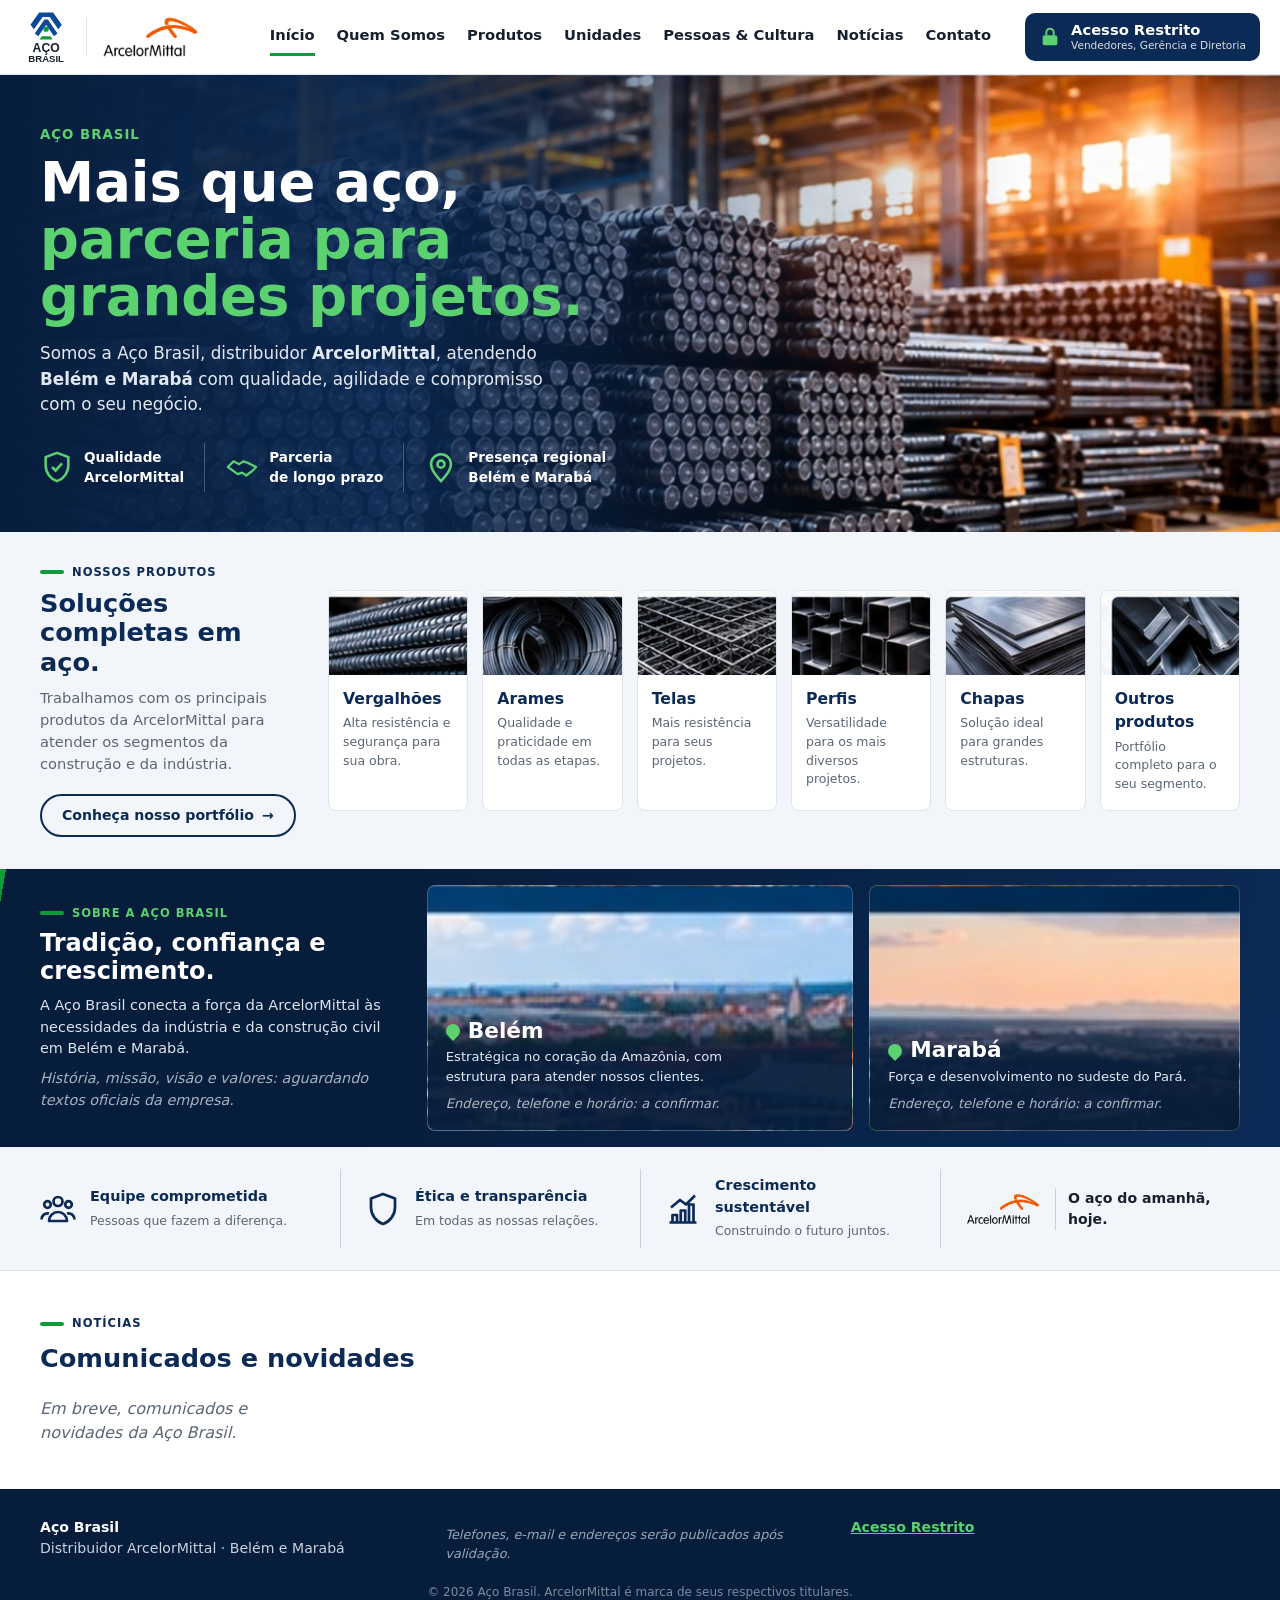
<file: index.html>
<!doctype html>
<html lang="pt-BR">
<head>
<meta charset="utf-8">
<meta name="viewport" content="width=device-width, initial-scale=1">
<title>Aço Brasil – Distribuidor ArcelorMittal em Belém e Marabá</title>
<meta name="description" content="Aço Brasil, distribuidor ArcelorMittal em Belém e Marabá. Vergalhões, arames, telas, perfis, chapas e mais.">
<link rel="stylesheet" href="assets/css/site.css">
</head>
<body>
<a class="pular" href="#conteudo">Pular para o conteúdo</a>

<header class="topo">
  <div class="topo-in">
    <a class="marca" href="#inicio" aria-label="Aço Brasil – início">
      <svg viewBox="0 0 120 124" role="img" aria-label="Aço Brasil"><path d="M24 34 44 6h32l20 28-8 10L68 16H52L32 44z" fill="#0b4a9a"/><path d="M34 54 56 22h8l22 32-8 6L60 34 42 60z" fill="#0b4a9a"/><circle cx="60" cy="44" r="6" fill="#0f9b3a"/><path d="M50 60h20l5 8H45z" fill="#0f9b3a"/><text x="60" y="96" text-anchor="middle" font-size="28" font-weight="900" fill="#18202c" font-family="Arial Black,Arial,sans-serif">AÇO</text><text x="60" y="120" text-anchor="middle" font-size="22" font-weight="900" fill="#18202c" font-family="Arial Black,Arial,sans-serif">BRASIL</text></svg>
      <span class="sep"></span>
      <img class="am" src="logo-arcelormittal.png" alt="ArcelorMittal">
    </a>
    <button class="menu-btn" aria-expanded="false" aria-controls="menu" aria-label="Abrir menu"><span></span><span></span><span></span></button>
    <nav id="menu" aria-label="Principal">
      <a href="#inicio" class="ativo">Início</a>
      <a href="#quem-somos">Quem Somos</a>
      <a href="#produtos">Produtos</a>
      <a href="#unidades">Unidades</a>
      <a href="#pessoas">Pessoas &amp; Cultura</a>
      <a href="#noticias">Notícias</a>
      <a href="#contato">Contato</a>
      <a class="restrito" href="portal/login.html">
        <svg viewBox="0 0 24 24" aria-hidden="true"><rect x="4" y="10" width="16" height="11" rx="2" fill="#5bd16f"/><path d="M8 10V7a4 4 0 0 1 8 0v3" stroke="#5bd16f" stroke-width="2.2" fill="none"/></svg>
        <span><b>Acesso Restrito</b><small>Vendedores, Gerência e Diretoria</small></span>
      </a>
    </nav>
  </div>
</header>

<main id="conteudo">

<section id="inicio" class="hero">
  <div class="hero-in">
    <small class="kicker">Aço Brasil</small>
    <h1>Mais que aço,<br><em>parceria para grandes projetos.</em></h1>
    <p>Somos a Aço Brasil, distribuidor <b>ArcelorMittal</b>, atendendo <b>Belém e Marabá</b> com qualidade, agilidade e compromisso com o seu negócio.</p>
    <ul class="selos">
      <li><svg viewBox="0 0 24 24" aria-hidden="true"><path d="M12 2 4 5v6c0 5 3.4 9.4 8 11 4.6-1.6 8-6 8-11V5z" fill="none" stroke="currentColor" stroke-width="1.8"/><path d="m8.5 12 2.5 2.5 4.5-5" fill="none" stroke="currentColor" stroke-width="1.8"/></svg>Qualidade<br>ArcelorMittal</li>
      <li><svg viewBox="0 0 24 24" aria-hidden="true"><path d="M2 12l4-4 4 2 3-2 3 1 6 3-3 3-4 3-3-2-3 1z" fill="none" stroke="currentColor" stroke-width="1.6" stroke-linejoin="round"/></svg>Parceria<br>de longo prazo</li>
      <li><svg viewBox="0 0 24 24" aria-hidden="true"><path d="M12 22s7-7 7-12a7 7 0 0 0-14 0c0 5 7 12 7 12z" fill="none" stroke="currentColor" stroke-width="1.8"/><circle cx="12" cy="10" r="2.5" fill="none" stroke="currentColor" stroke-width="1.8"/></svg>Presença regional<br>Belém e Marabá</li>
    </ul>
  </div>
</section>

<section id="produtos" class="produtos">
  <div class="wrap prod-grid">
    <div class="prod-intro">
      <small class="rotulo">Nossos produtos</small>
      <h2>Soluções completas em aço.</h2>
      <p>Trabalhamos com os principais produtos da ArcelorMittal para atender os segmentos da construção e da indústria.</p>
      <a class="btn-borda" href="https://brasil.arcelormittal.com/produtos-solucoes" target="_blank" rel="noopener">Conheça nosso portfólio <span aria-hidden="true">→</span></a>
    </div>
    <div class="cards-prod">
      <article class="prod"><img src="assets/img/vergalhoes.jpg" alt="Vergalhões empilhados" loading="lazy"><div><h3>Vergalhões</h3><p>Alta resistência e segurança para sua obra.</p></div></article>
      <article class="prod"><img src="assets/img/arames.jpg" alt="Rolos de arame" loading="lazy"><div><h3>Arames</h3><p>Qualidade e praticidade em todas as etapas.</p></div></article>
      <article class="prod"><img src="assets/img/telas.jpg" alt="Telas soldadas" loading="lazy"><div><h3>Telas</h3><p>Mais resistência para seus projetos.</p></div></article>
      <article class="prod"><img src="assets/img/perfis.jpg" alt="Perfis tubulares" loading="lazy"><div><h3>Perfis</h3><p>Versatilidade para os mais diversos projetos.</p></div></article>
      <article class="prod"><img src="assets/img/chapas.jpg" alt="Chapas de aço" loading="lazy"><div><h3>Chapas</h3><p>Solução ideal para grandes estruturas.</p></div></article>
      <article class="prod"><img src="assets/img/outros.jpg" alt="Cantoneiras e outros produtos" loading="lazy"><div><h3>Outros produtos</h3><p>Portfólio completo para o seu segmento.</p></div></article>
    </div>
  </div>
</section>

<section id="quem-somos" class="sobre">
  <div class="wrap sobre-grid">
    <div class="sobre-txt" id="unidades">
      <small class="rotulo claro">Sobre a Aço Brasil</small>
      <h2>Tradição, confiança e crescimento.</h2>
      <p>A Aço Brasil conecta a força da ArcelorMittal às necessidades da indústria e da construção civil em Belém e Marabá.</p>
      <p class="pendente">História, missão, visão e valores: aguardando textos oficiais da empresa.</p>
    </div>
    <article class="unidade" style="background-image:url(assets/img/belem.jpg)">
      <div><h3>Belém</h3><p>Estratégica no coração da Amazônia, com estrutura para atender nossos clientes.</p><p class="pendente">Endereço, telefone e horário: a confirmar.</p></div>
    </article>
    <article class="unidade" style="background-image:url(assets/img/maraba.jpg)">
      <div><h3>Marabá</h3><p>Força e desenvolvimento no sudeste do Pará.</p><p class="pendente">Endereço, telefone e horário: a confirmar.</p></div>
    </article>
  </div>
</section>

<section id="pessoas" class="valores">
  <div class="wrap val-grid">
    <div class="val"><svg viewBox="0 0 24 24" aria-hidden="true"><circle cx="12" cy="7" r="3"/><circle cx="5" cy="9" r="2.2"/><circle cx="19" cy="9" r="2.2"/><path d="M6 20a6 6 0 0 1 12 0zM1 19a4 4 0 0 1 5-4M23 19a4 4 0 0 0-5-4"/></svg><div><b>Equipe comprometida</b><span>Pessoas que fazem a diferença.</span></div></div>
    <div class="val"><svg viewBox="0 0 24 24" aria-hidden="true"><path d="M12 2 4 5v6c0 5 3.4 9.4 8 11 4.6-1.6 8-6 8-11V5z"/></svg><div><b>Ética e transparência</b><span>Em todas as nossas relações.</span></div></div>
    <div class="val"><svg viewBox="0 0 24 24" aria-hidden="true"><path d="M3 21h18M5 21v-5h3v5M10.5 21v-8h3v8M16 21V9h3v12M4 11l6-5 4 3 6-6"/></svg><div><b>Crescimento sustentável</b><span>Construindo o futuro juntos.</span></div></div>
    <div class="val am-slogan"><img src="logo-arcelormittal.png" alt="ArcelorMittal"><span>O aço do amanhã,<br>hoje.</span></div>
  </div>
</section>

<section id="noticias" class="noticias wrap">
  <small class="rotulo">Notícias</small>
  <h2>Comunicados e novidades</h2>
  <div class="news" id="listaNoticias"></div>
</section>

</main>

<footer id="contato" class="rodape">
  <div class="wrap rod-grid">
    <div><b>Aço Brasil</b><br>Distribuidor ArcelorMittal · Belém e Marabá</div>
    <div class="pendente claro">Telefones, e-mail e endereços serão publicados após validação.</div>
    <div><a href="portal/login.html">Acesso Restrito</a></div>
  </div>
  <p class="copy">© <span id="ano"></span> Aço Brasil. ArcelorMittal é marca de seus respectivos titulares.</p>
</footer>

<script src="assets/js/site.js"></script>
</body>
</html>
</file>
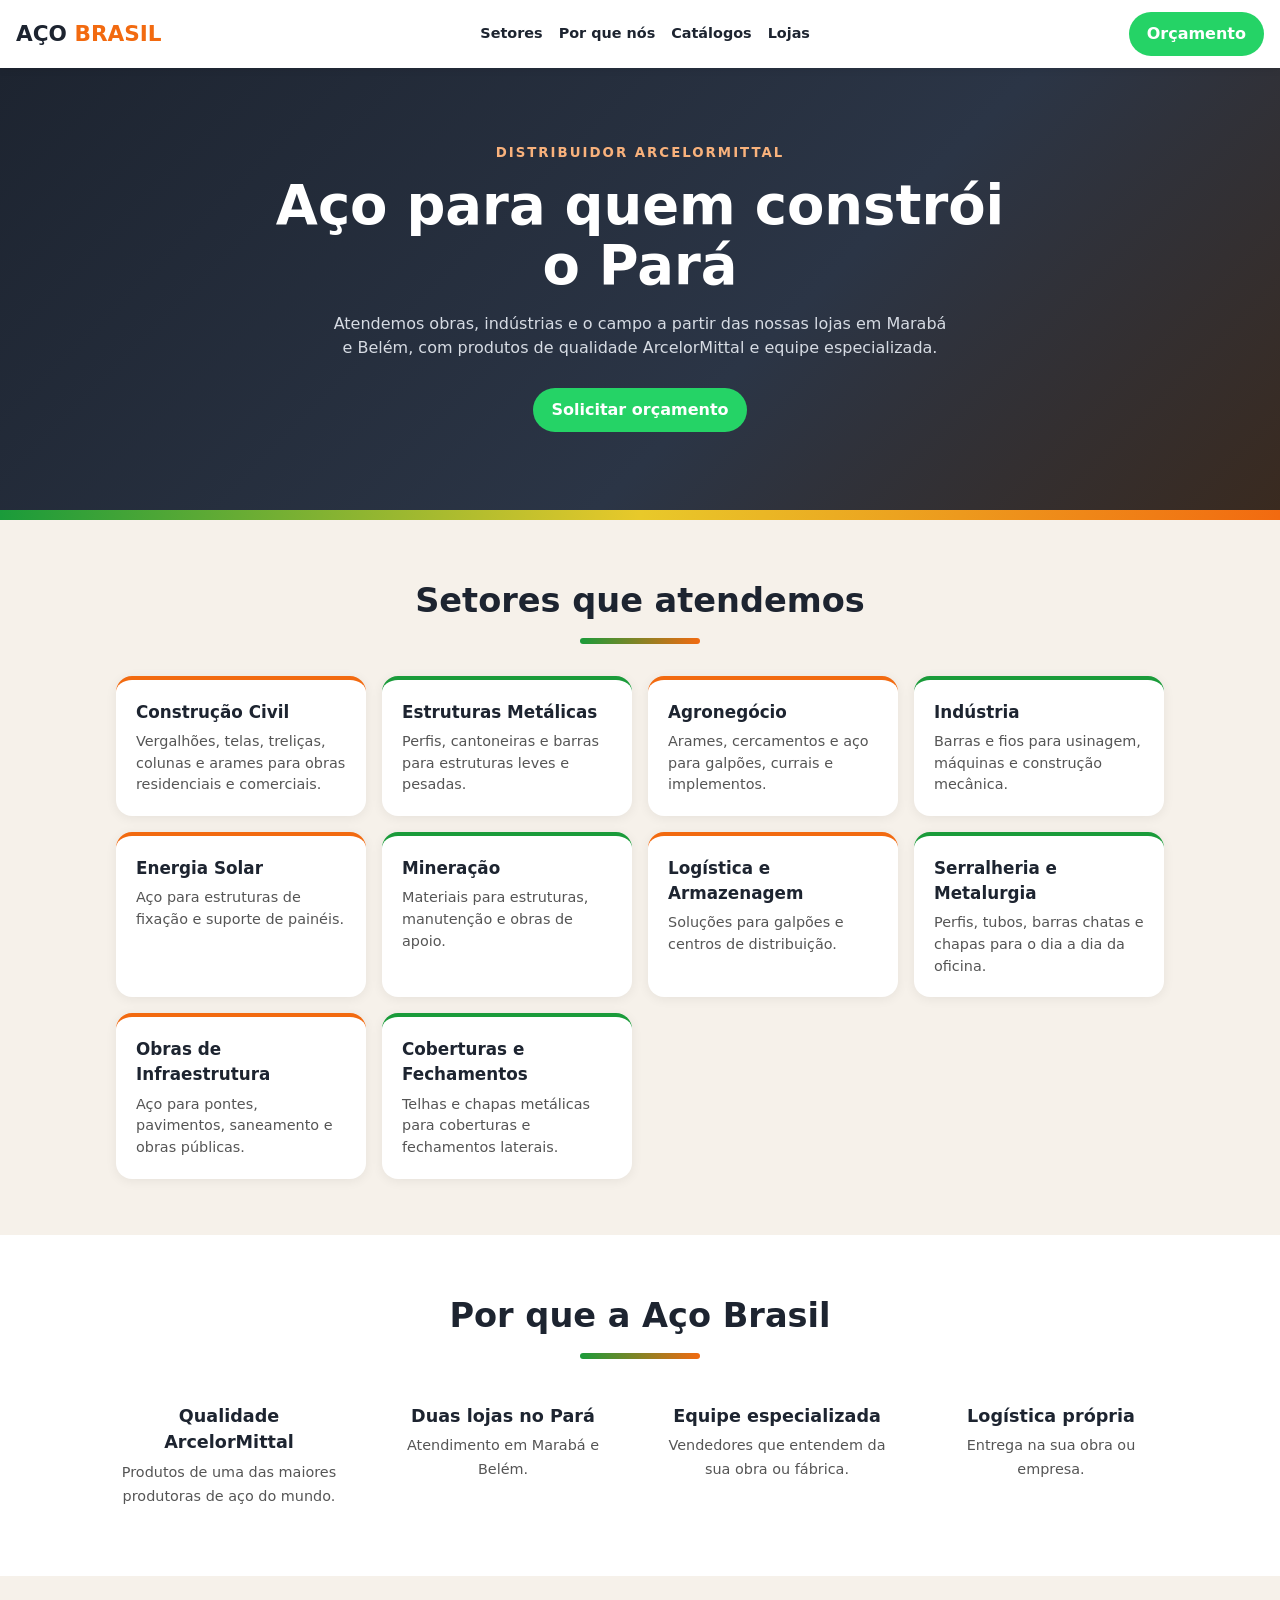
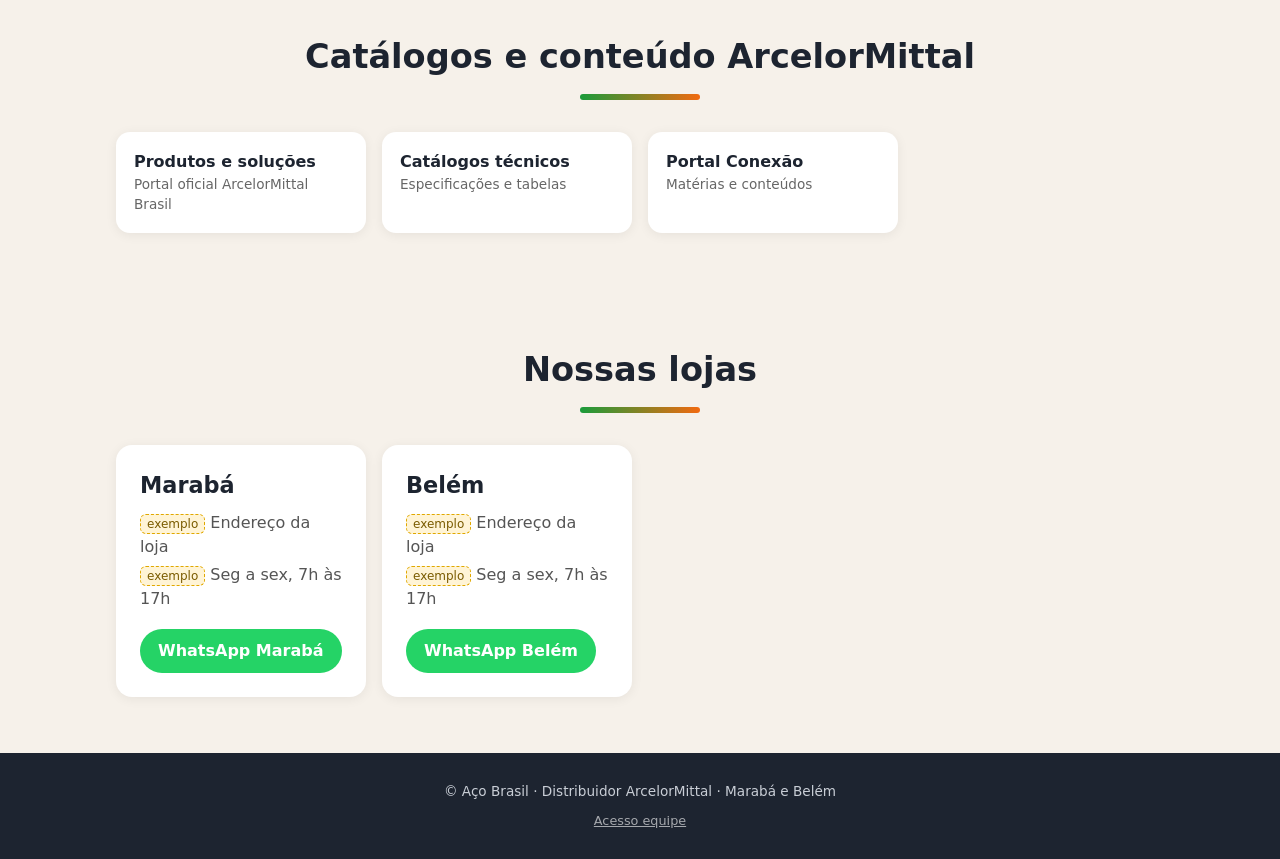
<file: index (5).html>
<!doctype html>
<html lang="pt-BR">
<head>
<meta charset="utf-8">
<meta name="viewport" content="width=device-width, initial-scale=1">
<title>Aço Brasil – Distribuidor ArcelorMittal</title>
<meta name="description" content="Aço Brasil, distribuidor ArcelorMittal em Marabá e Belém. Aço para construção civil, indústria, agronegócio e mais.">
<style>
:root{--verde:#1a9b3a;--laranja:#f26a10;--escuro:#1d2430;--claro:#f6f1ea}
*{box-sizing:border-box;margin:0;padding:0}
html{scroll-behavior:smooth}
body{font-family:system-ui,Segoe UI,Roboto,sans-serif;background:var(--claro);color:var(--escuro);overflow-x:hidden;line-height:1.5}
a{color:inherit}
header{position:sticky;top:0;z-index:5;background:#fff;padding:12px 16px;display:flex;align-items:center;justify-content:space-between;gap:12px;box-shadow:0 2px 8px #0001}
.logo{font-weight:900;font-size:1.35rem;text-decoration:none}.logo span{color:var(--laranja)}
nav{display:flex;gap:16px;font-weight:600;font-size:.9rem}
nav a{text-decoration:none}
@media(max-width:640px){nav{display:none}}
.cta{background:#25d366;color:#fff;text-decoration:none;font-weight:700;padding:10px 18px;border-radius:24px;display:inline-block}
.hero{background:linear-gradient(135deg,#1d2430 0%,#2b3546 60%,#3a2a1f 100%);color:#fff;padding:72px 16px 88px;text-align:center;position:relative}
.hero:after{content:"";position:absolute;left:0;right:0;bottom:0;height:10px;background:linear-gradient(90deg,var(--verde),#e8c92a,var(--laranja))}
.hero small{letter-spacing:2px;text-transform:uppercase;color:#f9b27c;font-weight:700}
.hero h1{font-size:clamp(2rem,6vw,3.4rem);line-height:1.1;margin:12px auto 16px;max-width:760px}
.hero p{max-width:620px;margin:0 auto 28px;color:#d6dbe3}
section{max-width:1080px;margin:0 auto;padding:56px 16px}
h2{font-size:clamp(1.5rem,4vw,2.1rem);text-align:center}
.barra{height:6px;width:120px;margin:12px auto 32px;border-radius:3px;background:linear-gradient(90deg,var(--verde),var(--laranja))}
.grid{display:grid;grid-template-columns:repeat(auto-fill,minmax(230px,1fr));gap:16px}
.setor{background:#fff;border-radius:16px;padding:20px;box-shadow:0 2px 12px #0001;border-top:4px solid var(--laranja)}
.setor:nth-child(even){border-top-color:var(--verde)}
.setor h3{font-size:1.05rem;margin-bottom:6px}
.setor p{font-size:.9rem;color:#555}
.diferenciais{background:#fff;max-width:none}
.diferenciais .grid{max-width:1080px;margin:0 auto}
.dif{text-align:center;padding:12px}
.dif b{display:block;font-size:1.1rem;margin-bottom:4px}
.dif span{color:#555;font-size:.9rem}
.links a{display:block;background:#fff;border-radius:14px;padding:18px;text-decoration:none;box-shadow:0 2px 12px #0001;font-weight:700}
.links a span{display:block;font-weight:400;color:#666;font-size:.85rem}
.loja{background:#fff;border-radius:16px;padding:24px;box-shadow:0 2px 12px #0001}
.loja h3{font-size:1.4rem;margin-bottom:8px}
.loja p{color:#555;margin-bottom:4px}
.loja .cta{margin-top:14px}
.ex{background:#fff4d6;border:1px dashed #e0a800;color:#7a5b00;font-size:.75rem;padding:2px 6px;border-radius:6px}
footer{background:var(--escuro);color:#c9ced6;text-align:center;padding:28px 16px;font-size:.85rem}
footer a{color:#fff}
.equipe{display:inline-block;margin-top:10px;opacity:.6;font-size:.8rem}
</style>
</head>
<body>
<header>
  <a class="logo" href="#">AÇO <span>BRASIL</span></a>
  <nav><a href="#setores">Setores</a><a href="#por-que">Por que nós</a><a href="#conteudo">Catálogos</a><a href="#lojas">Lojas</a></nav>
  <a class="cta" href="#lojas">Orçamento</a>
</header>

<div class="hero">
  <small>Distribuidor ArcelorMittal</small>
  <h1>Aço para quem constrói o Pará</h1>
  <p>Atendemos obras, indústrias e o campo a partir das nossas lojas em Marabá e Belém, com produtos de qualidade ArcelorMittal e equipe especializada.</p>
  <a class="cta" href="#lojas">Solicitar orçamento</a>
</div>

<section id="setores">
  <h2>Setores que atendemos</h2><div class="barra"></div>
  <div class="grid">
    <div class="setor"><h3>Construção Civil</h3><p>Vergalhões, telas, treliças, colunas e arames para obras residenciais e comerciais.</p></div>
    <div class="setor"><h3>Estruturas Metálicas</h3><p>Perfis, cantoneiras e barras para estruturas leves e pesadas.</p></div>
    <div class="setor"><h3>Agronegócio</h3><p>Arames, cercamentos e aço para galpões, currais e implementos.</p></div>
    <div class="setor"><h3>Indústria</h3><p>Barras e fios para usinagem, máquinas e construção mecânica.</p></div>
    <div class="setor"><h3>Energia Solar</h3><p>Aço para estruturas de fixação e suporte de painéis.</p></div>
    <div class="setor"><h3>Mineração</h3><p>Materiais para estruturas, manutenção e obras de apoio.</p></div>
    <div class="setor"><h3>Logística e Armazenagem</h3><p>Soluções para galpões e centros de distribuição.</p></div>
    <div class="setor"><h3>Serralheria e Metalurgia</h3><p>Perfis, tubos, barras chatas e chapas para o dia a dia da oficina.</p></div>
    <div class="setor"><h3>Obras de Infraestrutura</h3><p>Aço para pontes, pavimentos, saneamento e obras públicas.</p></div>
    <div class="setor"><h3>Coberturas e Fechamentos</h3><p>Telhas e chapas metálicas para coberturas e fechamentos laterais.</p></div>
  </div>
</section>

<section id="por-que" class="diferenciais">
  <h2>Por que a Aço Brasil</h2><div class="barra"></div>
  <div class="grid">
    <div class="dif"><b>Qualidade ArcelorMittal</b><span>Produtos de uma das maiores produtoras de aço do mundo.</span></div>
    <div class="dif"><b>Duas lojas no Pará</b><span>Atendimento em Marabá e Belém.</span></div>
    <div class="dif"><b>Equipe especializada</b><span>Vendedores que entendem da sua obra ou fábrica.</span></div>
    <div class="dif"><b>Logística própria</b><span>Entrega na sua obra ou empresa.</span></div>
  </div>
</section>

<section id="conteudo">
  <h2>Catálogos e conteúdo ArcelorMittal</h2><div class="barra"></div>
  <div class="grid links">
    <a href="https://brasil.arcelormittal.com/produtos-solucoes" target="_blank" rel="noopener">Produtos e soluções<span>Portal oficial ArcelorMittal Brasil</span></a>
    <a href="https://conexao.arcelormittal.com.br/catalogos/" target="_blank" rel="noopener">Catálogos técnicos<span>Especificações e tabelas</span></a>
    <a href="https://conexao.arcelormittal.com.br/produtos" target="_blank" rel="noopener">Portal Conexão<span>Matérias e conteúdos</span></a>
  </div>
</section>

<section id="lojas">
  <h2>Nossas lojas</h2><div class="barra"></div>
  <div class="grid">
    <div class="loja"><h3>Marabá</h3>
      <p><span class="ex">exemplo</span> Endereço da loja</p><p><span class="ex">exemplo</span> Seg a sex, 7h às 17h</p>
      <a class="cta" href="#" onclick="return false">WhatsApp Marabá</a></div>
    <div class="loja"><h3>Belém</h3>
      <p><span class="ex">exemplo</span> Endereço da loja</p><p><span class="ex">exemplo</span> Seg a sex, 7h às 17h</p>
      <a class="cta" href="#" onclick="return false">WhatsApp Belém</a></div>
  </div>
</section>

<footer>
  © Aço Brasil · Distribuidor ArcelorMittal · Marabá e Belém<br>
  <a class="equipe" href="equipe.html">Acesso equipe</a>
</footer>
</body>
</html>
</file>
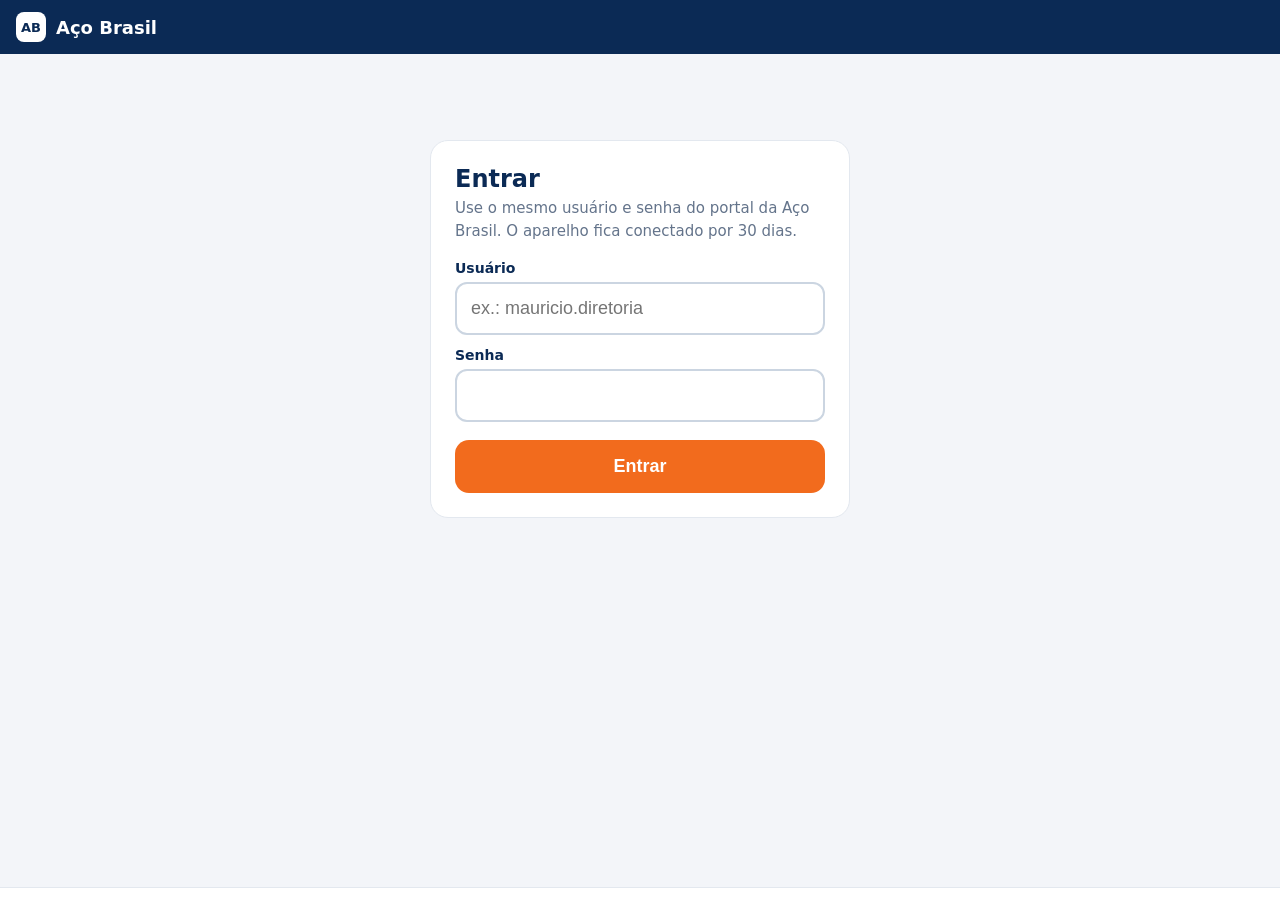
<file: portal/app.html>
<!doctype html>
<html lang="pt-BR">
<head>
<meta charset="utf-8">
<meta name="viewport" content="width=device-width,initial-scale=1,viewport-fit=cover">
<meta name="theme-color" content="#0b2a55">
<meta name="robots" content="noindex,nofollow">
<meta name="apple-mobile-web-app-capable" content="yes">
<meta name="mobile-web-app-capable" content="yes">
<meta name="apple-mobile-web-app-status-bar-style" content="black-translucent">
<meta name="apple-mobile-web-app-title" content="Aço Brasil">
<link rel="manifest" href="app/manifest.json">
<link rel="icon" href="app/icone-192.png">
<link rel="apple-touch-icon" href="app/apple-touch-icon.png">
<title>Aço Brasil · Sócios</title>
<!-- App do celular para os sócios e a gerência: login, Meu painel e Mesa do Maurício.
     Esta página só desenha; os números e as conversas ficam no servidor do Wix (/_functions/app). -->
<style>
  :root{--azul:#0b2a55;--laranja:#f26b1d;--verde:#5bd16f;--fundo:#f3f5f9;--linha:#e3e8ef;--cinza:#64748b}
  *{box-sizing:border-box}
  html,body{overflow-x:hidden;margin:0;background:var(--fundo);color:#0f172a;font-family:"Segoe UI",system-ui,-apple-system,Roboto,Arial,sans-serif;-webkit-text-size-adjust:100%}
  .topo{position:sticky;top:0;z-index:5;background:var(--azul);color:#fff;padding:calc(env(safe-area-inset-top,0px) + 12px) 16px 12px;display:flex;align-items:center;justify-content:space-between;gap:10px}
  .marca{display:flex;align-items:center;gap:10px;font-weight:800;font-size:18px}
  .marca i{width:30px;height:30px;border-radius:8px;background:#fff;color:var(--azul);display:grid;place-items:center;font-style:normal;font-size:13px;font-weight:900}
  .topo button{background:transparent;color:#fff;border:1px solid rgba(255,255,255,.4);border-radius:10px;padding:8px 12px;font-size:14px}
  main{padding:14px 14px calc(env(safe-area-inset-bottom,0px) + 92px);max-width:1100px;margin:0 auto}
  .nav{position:fixed;left:0;right:0;bottom:0;z-index:5;background:#fff;border-top:1px solid var(--linha);display:flex;padding:6px 8px calc(env(safe-area-inset-bottom,0px) + 6px)}
  .nav button{flex:1;background:none;border:0;padding:8px 4px;font-size:13px;font-weight:700;color:var(--cinza);display:flex;flex-direction:column;align-items:center;gap:2px;border-radius:12px}
  .nav button span{font-size:22px;line-height:1}
  .nav button.on{color:var(--azul);background:#eef3fb}
  .login{max-width:420px;margin:8vh auto 0;background:#fff;border:1px solid var(--linha);border-radius:18px;padding:24px}
  .login h1{margin:0 0 4px;font-size:24px;color:var(--azul)}
  .login p{margin:0 0 18px;color:var(--cinza);font-size:15px;line-height:1.5}
  .login label{display:block;font-size:14px;font-weight:700;color:var(--azul);margin:12px 0 6px}
  .login input{width:100%;font-size:18px;padding:14px;border:2px solid #cbd5e1;border-radius:12px;background:#fff}
  .login input:focus{outline:none;border-color:var(--azul)}
  .login button{width:100%;margin-top:18px;background:var(--laranja);color:#fff;border:0;border-radius:14px;padding:16px;font-size:18px;font-weight:800}
  .login button[disabled]{opacity:.6}
  .erro{background:#fdecea;color:#8a1c12;border-radius:12px;padding:12px 14px;margin-top:14px;font-size:15px}
  .instalar{background:#fff8f2;border:1px solid #fbd9c2;color:#7a3d10;border-radius:14px;padding:12px 14px;margin-bottom:14px;font-size:14.5px;line-height:1.5;display:flex;gap:10px;align-items:flex-start}
  .instalar button{margin-left:auto;background:none;border:0;font-size:18px;color:#7a3d10}
  .vz{color:var(--cinza);padding:30px 4px;text-align:center}
</style>
</head>
<body>
<div class="topo"><div class="marca"><i>AB</i><span>Aço Brasil</span></div><div id="topoDir"></div></div>
<main id="app"></main>
<nav class="nav" id="nav" hidden></nav>

<script>
// ---------- configuração ----------
var API = 'https://acobrasil.wixsite.com/arcerlormittal/_functions/app';
var CHAVE = 'acoApp';
var S = { tk: '', exp: 0, perfil: null };
var ABA = 'socio', ABAS = [['socio', 'Meu painel']];
try { var g = JSON.parse(localStorage.getItem(CHAVE) || 'null'); if (g && g.tk && g.exp > Date.now()) S = g; } catch (e) {}
function guarda() { try { localStorage.setItem(CHAVE, JSON.stringify(S)); } catch (e) {} }
function esc(s) { return String(s == null ? '' : s).replace(/[&<>"']/g, function (c) { return { '&': '&amp;', '<': '&lt;', '>': '&gt;', '"': '&quot;', "'": '&#39;' }[c]; }); }

// ---------- servidor (Wix) ----------
function api(o) {
  var corpo = JSON.stringify(Object.assign({ tk: S.tk }, o));
  return fetch(API, { method: 'POST', headers: { 'Content-Type': 'text/plain;charset=utf-8' }, body: corpo })
    .then(function (r) { return r.json().catch(function () { return { ok: false, erro: 'Resposta inválida do servidor (' + r.status + ').' }; }); })
    .catch(function () { return { ok: false, erro: 'Não consegui falar com o servidor da Aço Brasil. Confira a internet; se a internet estiver boa, o site pode estar em atualização — tente de novo em alguns minutos.' }; })
    .then(function (r) { if (r && !r.ok && /expirad|entre de novo/i.test(r.erro || '')) { sair(true); } return r || { ok: false, erro: 'Sem resposta.' }; });
}
// as telas (socios.js e mesa.js) falam por mensagem, como dentro do portal; aqui a própria página responde
addEventListener('message', function (e) {
  if (e.source !== window) return;
  var d = e.data || {};
  if (d.tipo === 'socio' && d.id) api({ op: 'painel' }).then(function (r) { postMessage({ tipo: 'socior', id: d.id, r: r }, '*'); });
  if (d.tipo === 'mesa' && d.id) {
    var o = d.op === 'listar' ? { op: 'mesa_listar' } : d.op === 'enviar' ? { op: 'mesa_enviar', dados: d.dados } : d.op === 'status' ? { op: 'mesa_status', cid: d.cid, status: d.status } : null;
    if (!o) return postMessage({ tipo: 'mesar', id: d.id, r: { ok: false, erro: 'operação inválida' } }, '*');
    api(o).then(function (r) { postMessage({ tipo: 'mesar', id: d.id, r: r }, '*'); });
  }
});

// ---------- telas ----------
var app = document.getElementById('app'), nav = document.getElementById('nav'), topoDir = document.getElementById('topoDir');
function telaLogin(msg) {
  nav.hidden = true; topoDir.innerHTML = '';
  app.innerHTML = '<form class="login" id="fl" autocomplete="on"><h1>Entrar</h1><p>Use o mesmo usuário e senha do portal da Aço Brasil. O aparelho fica conectado por 30 dias.</p>' +
    '<label for="us">Usuário</label><input id="us" name="username" autocomplete="username" autocapitalize="none" autocorrect="off" spellcheck="false" inputmode="email" placeholder="ex.: mauricio.diretoria">' +
    '<label for="se">Senha</label><input id="se" name="password" type="password" autocomplete="current-password">' +
    '<button id="bt" type="submit">Entrar</button>' + (msg ? '<div class="erro">' + esc(msg) + '</div>' : '') + '</form>';
  document.getElementById('fl').onsubmit = function (ev) {
    ev.preventDefault();
    var us = document.getElementById('us').value.trim(), se = document.getElementById('se').value;
    if (!us || !se) return telaLogin('Preencha usuário e senha.');
    var bt = document.getElementById('bt'); bt.disabled = true; bt.textContent = 'Entrando…';
    api({ op: 'login', usuario: us, senha: se }).then(function (r) {
      if (!r.ok) { telaLogin(r.erro || 'Não consegui entrar.'); document.getElementById('us').value = us; return; }
      S = { tk: r.tk, exp: r.exp, perfil: r.perfil }; guarda(); inicia();
    });
  };
}
function sair(expirou) { S = { tk: '', exp: 0, perfil: null }; try { localStorage.removeItem(CHAVE); } catch (e) {} telaLogin(expirou ? 'Sua sessão terminou. Entre de novo.' : ''); }
function dicaInstalar() {
  try { if (localStorage.getItem('acoAppDica') || matchMedia('(display-mode: standalone)').matches || navigator.standalone) return ''; } catch (e) { return ''; }
  var ios = /iphone|ipad|ipod/i.test(navigator.userAgent);
  return '<div class="instalar" id="dica"><span>📲</span><div><b>Deixe na tela inicial, como um aplicativo:</b><br>' + (ios ? 'toque em <b>Compartilhar</b> (quadrado com seta) e depois em <b>Adicionar à Tela de Início</b>.' : 'toque no menu <b>⋮</b> do navegador e depois em <b>Instalar app</b> ou <b>Adicionar à tela inicial</b>.') + '</div><button onclick="fechaDica()" aria-label="Fechar">✕</button></div>';
}
function fechaDica() { try { localStorage.setItem('acoAppDica', '1'); } catch (e) {} var d = document.getElementById('dica'); if (d) d.remove(); }
function render() {
  if (!S.tk) return telaLogin();
  [].forEach.call(nav.querySelectorAll('button'), function (b) { b.classList.toggle('on', b.dataset.k === ABA); });
  var corpo = ABA === 'mesa' && window.vMesa ? window.vMesa() : window.vSocio ? window.vSocio() : '<div class="vz">Carregando…</div>';
  app.innerHTML = (ABA === 'socio' ? dicaInstalar() : '') + corpo;
}
function inicia() {
  var p = S.perfil || {};
  ABAS = p.mesa ? [['socio', 'Meu painel'], ['mesa', 'Mesa do Maurício']] : [['socio', 'Meu painel']];
  try { var u = localStorage.getItem('acoAppAba'); if (u && ABAS.some(function (a) { return a[0] === u; })) ABA = u; } catch (e) {}
  topoDir.innerHTML = '<button onclick="sair()">Sair</button>';
  var ic = { socio: '📊', mesa: '📝' };
  nav.innerHTML = ABAS.map(function (a) { return '<button data-k="' + a[0] + '"><span>' + ic[a[0]] + '</span>' + esc(a[0] === 'mesa' ? 'Mesa' : a[1]) + '</button>'; }).join('');
  nav.hidden = ABAS.length < 2;
  nav.onclick = function (ev) { var b = ev.target.closest('button'); if (!b) return; ABA = b.dataset.k; try { localStorage.setItem('acoAppAba', ABA); } catch (e) {} render(); scrollTo({ top: 0 }); };
  render();
}
</script>
<script src="socios.js?v=1"></script>
<script src="mesa.js?v=1"></script>
<script>
// os módulos chamam render()/ABA do painel; aqui eles usam os desta página
if (S.tk) inicia(); else telaLogin();
</script>
</body>
</html>
</file>
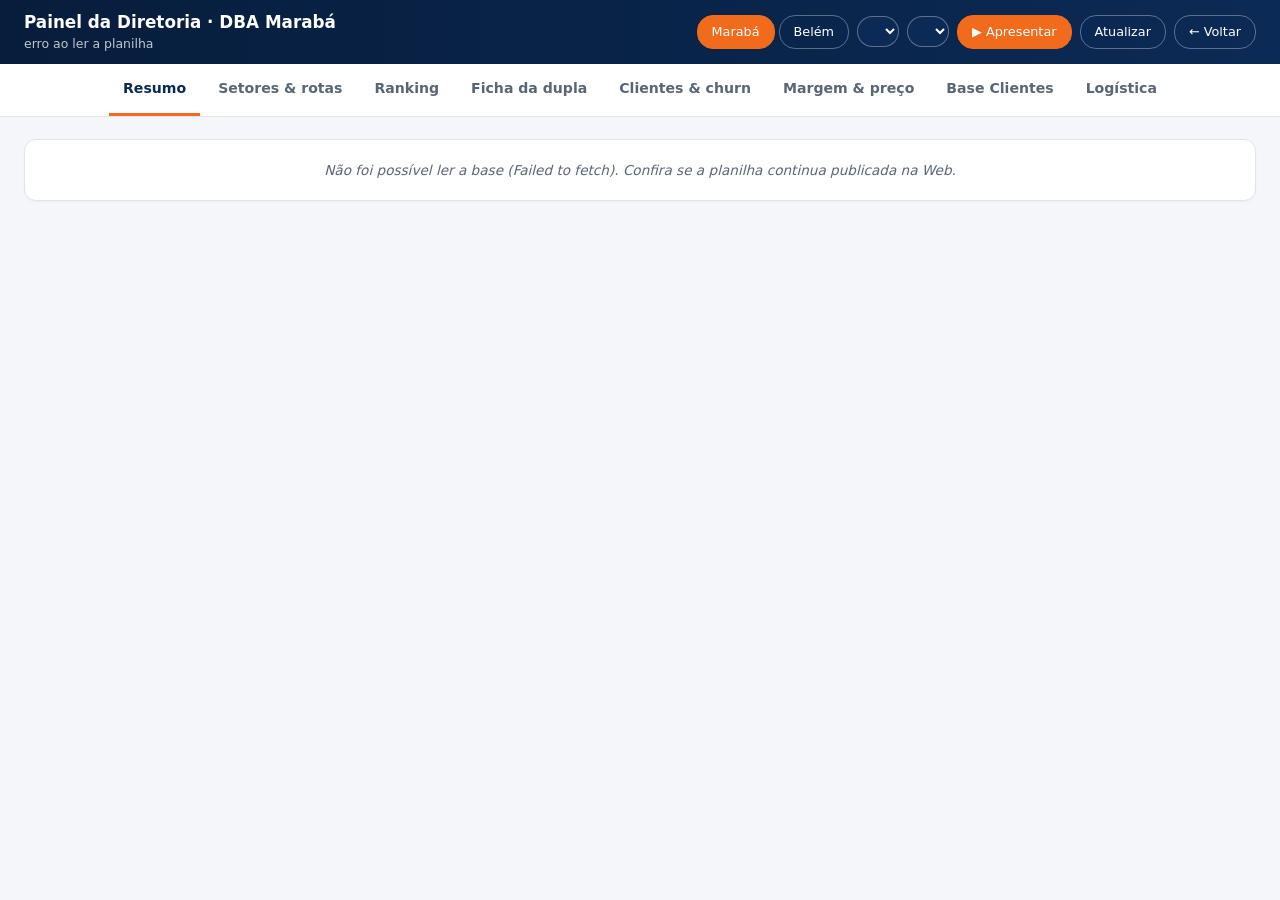
<file: portal/diretoria.html>
<!doctype html>
<html lang="pt-BR">
<head>
<meta charset="utf-8">
<meta name="viewport" content="width=device-width, initial-scale=1">
<meta name="robots" content="noindex">
<title>Painel da Diretoria | AÇO BRASIL</title>
<link rel="stylesheet" href="../assets/css/site.css">
<style>
/* Painel da Diretoria — espelho automático das planilhas (ver FONTES no script) */
:root{--fundo:#f4f6fa;--ok:#1f9d55;--mid:#e0a106;--bad:#e2483d;--azul2:#0b4a9a;--bgl:#9db7dc}
body{background:var(--fundo)}
.cab{background:linear-gradient(90deg,#071d3c,#0b2a55);color:#fff;position:sticky;top:0;z-index:20}
.cab-in{max-width:1400px;margin:0 auto;padding:10px 24px;display:flex;align-items:center;gap:14px;flex-wrap:wrap}
.cab b{font-size:1.05rem}.cab small{opacity:.75;font-size:.78rem;display:block}
.fil{margin-left:auto;display:flex;gap:8px;align-items:center;flex-wrap:wrap;font-size:.8rem}
.fil select{font:inherit;font-size:.82rem;padding:6px 10px;border-radius:16px;border:1px solid #ffffff55;background:#0b2a55;color:#fff}
.btn{border:1px solid #ffffff55;color:#fff;background:transparent;border-radius:16px;padding:6px 14px;font:inherit;font-size:.8rem;cursor:pointer;text-decoration:none}
.btn:hover{background:#ffffff1a}
.dot{width:8px;height:8px;border-radius:50%;background:#5bd16f;display:inline-block;margin-right:6px}
.abas{background:#fff;border-bottom:1px solid var(--borda);position:sticky;top:56px;z-index:15}
.abas-in{max-width:1400px;margin:0 auto;padding:0 24px;display:flex;gap:4px;overflow-x:auto}
.abas button{background:none;border:0;border-bottom:3px solid transparent;padding:14px 14px;font:inherit;font-size:.88rem;font-weight:600;color:var(--cinza);cursor:pointer;white-space:nowrap}
.abas button.on{color:var(--marinho);border-bottom-color:var(--laranja)}
main{max-width:1400px;margin:0 auto;padding:22px 24px 60px}
.tit{border-left:4px solid var(--laranja);padding-left:16px;margin-bottom:18px}
.tit .sup{font-size:.72rem;letter-spacing:1.2px;font-weight:700;color:var(--cinza);text-transform:uppercase}
.tit h1{font-size:1.6rem;color:var(--marinho);line-height:1.2}.tit p{color:var(--cinza);font-size:.84rem}
.g{display:grid;gap:14px;margin-bottom:14px}
.g4{grid-template-columns:repeat(4,1fr)}.g3{grid-template-columns:repeat(3,1fr)}.g2{grid-template-columns:1fr 1fr}.g21{grid-template-columns:2fr 1fr}
.box{background:#fff;border:1px solid var(--borda);border-radius:12px;padding:18px;min-width:0}
.box h2{font-size:.98rem;color:var(--marinho);margin-bottom:2px}.box .sub{font-size:.76rem;color:var(--cinza);margin-bottom:14px}
.kpi{background:#fff;border:1px solid var(--borda);border-radius:12px;padding:16px;position:relative;overflow:hidden}
.kpi:before{content:"";position:absolute;left:0;top:0;bottom:0;width:4px;background:var(--c,var(--azul2))}
.kpi small{font-size:.7rem;font-weight:700;letter-spacing:.6px;color:var(--cinza);text-transform:uppercase}
.kpi b{display:block;font-size:1.6rem;color:var(--marinho);margin:4px 0 2px;line-height:1.1}
.kpi span{font-size:.78rem;color:var(--cinza)}
.up{color:var(--ok)!important;font-weight:700}.dn{color:var(--bad)!important;font-weight:700}
table{width:100%;border-collapse:collapse;font-size:.83rem}
th{text-align:left;font-size:.68rem;letter-spacing:.5px;text-transform:uppercase;color:var(--cinza);padding:8px 6px;border-bottom:2px solid var(--borda);white-space:nowrap;cursor:default}
td{padding:9px 6px;border-bottom:1px solid #edf1f6;white-space:nowrap}
.n{text-align:right;font-variant-numeric:tabular-nums}
tr.tot td{font-weight:800;color:var(--marinho);border-top:2px solid var(--borda)}
.rol{overflow-x:auto}
.barra{height:8px;background:#edf1f6;border-radius:4px;min-width:70px;position:relative;overflow:hidden}
.barra i{position:absolute;left:0;top:0;bottom:0;border-radius:4px;background:var(--azul2)}
.cols{display:flex;align-items:flex-end;gap:8px;height:220px;padding-top:22px}
.col{flex:1;display:flex;flex-direction:column;align-items:center;justify-content:flex-end;height:100%;min-width:0}
.col .v{font-size:.68rem;font-weight:700;color:var(--marinho);margin-bottom:3px}
.col .st{width:100%;max-width:44px;display:flex;flex-direction:column;justify-content:flex-end;border-radius:6px 6px 0 0;overflow:hidden}
.col .st i{display:block;width:100%}
.col .m{font-size:.7rem;color:var(--cinza);margin-top:6px}
.leg{display:flex;gap:14px;font-size:.74rem;color:var(--cinza);margin-top:8px;flex-wrap:wrap}.leg i{display:inline-block;width:10px;height:10px;border-radius:3px;margin-right:5px;vertical-align:-1px}
.hb{display:grid;grid-template-columns:150px 1fr 64px;gap:10px;align-items:center;font-size:.8rem;margin-bottom:8px}
.hb .barra{height:12px}.hb b{text-align:right;color:var(--marinho)}
.al{display:flex;gap:12px;padding:12px;border-radius:10px;margin-bottom:10px;font-size:.84rem;align-items:flex-start}
.al.r{background:#fdecea;color:#7a1f17}.al.a{background:#fff5df;color:#6b4a00}.al.v{background:#e6f5ec;color:#11522e}
.al b{display:block}
.tag{display:inline-block;padding:2px 8px;border-radius:10px;font-size:.72rem;font-weight:700}
.tg-r{background:#fdecea;color:var(--bad)}.tg-a{background:#fff5df;color:#a77400}.tg-v{background:#e6f5ec;color:var(--ok)}.tg-c{background:#eef2f8;color:var(--marinho)}
.spark{width:90px;height:26px}
.vazio{color:var(--cinza);font-size:.85rem;padding:20px;text-align:center}
.carga{display:flex;flex-direction:column;align-items:center;gap:12px;padding:80px 20px;color:var(--cinza)}
.spin{width:36px;height:36px;border:4px solid #dfe5ec;border-top-color:var(--laranja);border-radius:50%;animation:g 1s linear infinite}@keyframes g{to{transform:rotate(360deg)}}
.nota{font-size:.74rem;color:var(--cinza);margin-top:10px;font-style:italic}
@media(max-width:1100px){.g4{grid-template-columns:repeat(2,1fr)}.g3,.g2,.g21{grid-template-columns:1fr}}
@media(max-width:600px){main,.cab-in,.abas-in{padding-left:16px;padding-right:16px}.g4{grid-template-columns:1fr 1fr}.kpi b{font-size:1.25rem}.hb{grid-template-columns:100px 1fr 54px}.fil{margin-left:0}.abas{top:0;position:relative}}

/* ---- apresentação ---- */
main>*{animation:sobe .45s ease both}main>*:nth-child(2){animation-delay:.05s}main>*:nth-child(3){animation-delay:.1s}main>*:nth-child(4){animation-delay:.15s}main>*:nth-child(5){animation-delay:.2s}
@keyframes sobe{from{opacity:0;transform:translateY(10px)}to{opacity:1;transform:none}}
.kpi{transition:transform .15s,box-shadow .15s}.kpi.ks{padding-bottom:44px}.kpi:hover{transform:translateY(-2px);box-shadow:0 8px 22px #0b2a5514}
.kspark{position:absolute;left:0;right:0;bottom:0;width:100%;height:40px}
.box{box-shadow:0 1px 2px #0b2a550a}
.hero{background:radial-gradient(circle at 85% 20%,#1d4f95 0,transparent 45%),linear-gradient(120deg,#071d3c,#0b2a55 60%,#0f3a75);color:#fff;border-radius:16px;padding:26px 28px;display:grid;grid-template-columns:1.4fr 1fr;gap:24px;margin-bottom:14px;align-items:center;box-shadow:0 10px 30px #071d3c33}
.h-sup{font-size:.74rem;letter-spacing:1.4px;text-transform:uppercase;font-weight:700;color:#9fc0ea}
.h-num{font-size:3.4rem;font-weight:800;line-height:1.05;margin:6px 0}.h-num small{font-size:1.4rem;font-weight:600;opacity:.8}
.h-sub{font-size:.86rem;color:#c9d7ea;margin-bottom:16px}
.h-duo{display:flex;gap:28px;flex-wrap:wrap;align-items:flex-end;margin:6px 0 4px}.h-lab{display:block;font-size:.72rem;letter-spacing:1px;text-transform:uppercase;font-weight:700;color:#c9d7ea}.h-real{color:#ff8a3d}.h-proj{color:#8fd3ff;opacity:.95}
.h-bars{display:grid;gap:10px;max-width:520px}
.hbar{display:grid;grid-template-columns:150px 1fr 54px 70px;gap:10px;align-items:center;font-size:.8rem;color:#dbe6f3}
.hbar b{color:#fff;text-align:right}.hbar small{color:#9fb3cc;text-align:right}
.hb-t{height:10px;background:#ffffff1f;border-radius:6px;position:relative;overflow:visible}.hb-t i{position:absolute;left:0;top:0;bottom:0;border-radius:6px}.hb-t em{position:absolute;top:-4px;bottom:-4px;width:2px;background:#fff9}
.h-right{text-align:center}.gauge{width:100%;max-width:280px}.h-g{font-size:.78rem;color:#9fb3cc;margin-top:-4px}
.donut{display:flex;gap:18px;align-items:center;flex-wrap:wrap}.donut svg{width:170px;height:170px;flex:0 0 auto}
.dleg{flex:1;min-width:150px;display:grid;gap:8px;font-size:.82rem}.dleg div{display:grid;grid-template-columns:12px 1fr auto;gap:8px;align-items:center}.dleg i{width:12px;height:12px;border-radius:3px}.dleg b{color:var(--marinho)}
.al{align-items:flex-start}.al-i{flex:0 0 24px;height:24px;border-radius:50%;display:grid;place-items:center;font-weight:900;font-size:.85rem;background:#fff9}
.podio{display:flex;justify-content:center;align-items:flex-end;gap:14px;margin:6px 0 18px;flex-wrap:wrap}
.pd{background:#fff;border:1px solid var(--borda);border-radius:14px;padding:16px 16px 0;text-align:center;width:260px;display:flex;flex-direction:column;overflow:hidden}
.pd-n{width:38px;height:38px;border-radius:50%;margin:0 auto 6px;display:grid;place-items:center;font-weight:800;color:#fff;background:#c8930d}
.pd2 .pd-n{background:#8a97a8}.pd3 .pd-n{background:#b4703f}
.pd-nome{font-weight:800;color:var(--marinho);font-size:1.05rem}.pd-v{font-size:1.7rem;font-weight:800;color:var(--marinho);margin:2px 0}.pd-s{font-size:.75rem;color:var(--cinza);margin-bottom:12px}
.pd-base{margin:0 -16px;background:linear-gradient(#0b4a9a,#0b2a55);color:#ffffff55;font-size:2rem;font-weight:900;display:grid;place-items:center}
.pd1 .pd-base{background:linear-gradient(#ff8a45,#f26b1d)}
.heat td{border-bottom:2px solid #fff;font-weight:600}
.btn.ap{background:var(--laranja);border-color:var(--laranja)}
#apNav{display:none;gap:8px;align-items:center;margin-right:8px}#apNav span{color:#fff;font-weight:700;padding:0 6px;white-space:nowrap}
body.apres .abas,body.apres .fil select,body.apres .fil .btn:not(.ap){display:none}
body.apres main{max-width:1700px}body.apres{font-size:17px}
@media(max-width:900px){.hero{grid-template-columns:1fr}.h-num{font-size:2.6rem}.hbar{grid-template-columns:110px 1fr 46px}.hbar small{display:none}.pd{width:100%}}
#gate{position:fixed;inset:0;z-index:200;background:linear-gradient(135deg,#071d3c,#0b2a55);display:flex;align-items:center;justify-content:center;padding:20px}
#gate form{background:#fff;border-radius:14px;max-width:380px;width:100%;padding:30px 26px;box-shadow:0 20px 50px #0006}
#gate h1{font-size:1.3rem;color:var(--marinho);margin-bottom:4px}#gate p{font-size:.85rem;color:var(--cinza);margin-bottom:16px}
#gate label{display:block;font-size:.82rem;font-weight:600;margin:12px 0 4px}#gate input{width:100%;padding:11px 12px;border:1px solid var(--borda);border-radius:8px;font:inherit}
#gate button{width:100%;margin-top:18px;padding:12px;border:0;border-radius:8px;background:var(--marinho);color:#fff;font-weight:700;cursor:pointer}
.uni{display:inline-flex;gap:4px}.uni .btn.on{background:var(--laranja);color:#fff;border-color:var(--laranja)}
#gate .er{color:#c0392b;font-size:.82rem;min-height:18px;margin-top:8px}
</style>
</head>
<body>
<!-- Acesso validado no servidor (functions/_middleware.js): só admin, diretoria e supervisão. -->
<header class="cab"><div class="cab-in">
  <div><b>Painel da Diretoria · DBA <span id="uniNome">Marabá</span></b><small id="stEl"><span class="dot"></span>carregando…</small></div>
  <div class="fil">
    <div class="uni" role="group" aria-label="Unidade"><button class="btn" data-u="maraba">Marabá</button><button class="btn" data-u="belem">Belém</button></div>
    <select id="fMes" aria-label="Mês"></select>
    <select id="fDupla" aria-label="Dupla"></select>
    <button class="btn ap" id="btAp" onclick="apresentar()">▶ Apresentar</button>
    <button class="btn" onclick="carregar(true)">Atualizar</button>
    <a class="btn" href="javascript:history.back()">← Voltar</a>
  </div>
</div></header>
<nav class="abas"><div class="abas-in" id="abas"></div></nav>
<main id="app"><div class="carga"><div class="spin"></div>Lendo a base de faturamento…</div></main>

<script>
/* ============================================================
   FONTES (atualizam sozinhas — o painel relê a cada 10 min)
   FAT: aba "FAT 2026 ATUAL" da planilha publicada do Painel Comercial
   BV : aba "BV" da planilha "Performance Vendedores - Site" (PVL, markup, RAG)
   ============================================================ */
/* ---------- UNIDADES (botão Marabá / Belém) ----------
   Cada unidade tem as mesmas 5 fontes. Para Belém, preencha os gid das abas
   equivalentes da planilha "Painel Comercial DBA Belém" (publicada na Web).
   Enquanto um gid estiver vazio, aquela fonte é ignorada (FAT vazio = painel avisa). */
const PUB_MAB="https://docs.google.com/spreadsheets/d/e/2PACX-1vRawbhvAjRq68EavM2MejbGZYjPLZDZ9-pmI3t56E3tgudNnnkcHGwYj6HAOFTZ0t-lfVBOQ1LGGK8H/pub?single=true&output=csv&gid=";
const PUB_BEL="https://docs.google.com/spreadsheets/d/e/2PACX-1vR48DjCVdLNMOQzoD-C_LGMecUY4Ypk2SNSxyc95hg5X9YRuGXIUbC9E5sQHu8DYvNM53jUShwU0PXA/pub?single=true&output=csv&gid=";
const GID_BEL={REP:"",ORG:"",FAT:"1363505846", NOVO:"", DP:"", BV:"1875147214", BI:"1366626833"}; // BV = aba "Base Vendedores" (Power BI por vendedor/setor) // FAT = aba "faturamento 2026" · BI = aba "INFORMAÇÃO BI"
const UNIDADES={
  maraba:{nome:"Marabá", fontes:null},
  belem:{nome:"Belém", duplas:{"Fabio":"Fabio / Marcelle","Marcelle":"Fabio / Marcelle","Alessandra":"Alessandra / Jessica","Jessica":"Alessandra / Jessica"}, fontes:Object.fromEntries(Object.entries(GID_BEL).map(([k,g])=>[k,g?PUB_BEL+g:""]))}
};
let UNI="maraba";
try{UNI=new URLSearchParams(location.search).get("u")||localStorage.getItem("dir_uni")||UNI}catch(_){}
if(!UNIDADES[UNI])UNI="maraba";
const FONTES = {
  FAT: "https://docs.google.com/spreadsheets/d/e/2PACX-1vRawbhvAjRq68EavM2MejbGZYjPLZDZ9-pmI3t56E3tgudNnnkcHGwYj6HAOFTZ0t-lfVBOQ1LGGK8H/pub?single=true&output=csv&gid=1851262199",
  // NOVO: aba "FAT NOVO 2026" (layout novo, atualizada diariamente, sem o grupo BGL) — fonte principal das notas
  NOVO: "https://docs.google.com/spreadsheets/d/e/2PACX-1vRawbhvAjRq68EavM2MejbGZYjPLZDZ9-pmI3t56E3tgudNnnkcHGwYj6HAOFTZ0t-lfVBOQ1LGGK8H/pub?single=true&output=csv&gid=910000001",
  // DP: aba "De-Para Fat Novo" — código da equipe → vendedor
  DP:   "https://docs.google.com/spreadsheets/d/e/2PACX-1vRawbhvAjRq68EavM2MejbGZYjPLZDZ9-pmI3t56E3tgudNnnkcHGwYj6HAOFTZ0t-lfVBOQ1LGGK8H/pub?single=true&output=csv&gid=910000002",
  BV:  "https://docs.google.com/spreadsheets/d/1ItMeQ0Z8T7TTeO3l2Iq1ZyOpiQy1buRX5ZBSzQ2g4ng/gviz/tq?tqx=out:csv&headers=0&gid=777001",
  // BI: aba "BI SITE" (IMPORTRANGE da aba INFORMAÇÃO BI de "Resultado BI - Marabá") — total da filial por setor, sempre atual
  BI:  PUB_MAB+"1735550437", // aba "INFORMAÇÃO BI" do Painel Comercial DBA Marabá (atualizada pela rotina com o Power BI)
  // Totais oficiais do mês (batem com o BI): Executive Review — Reported (com BGL) e — Organic (sem BGL)
  REP: PUB_MAB+"1005259843",
  ORG: PUB_MAB+"293735571"
};
UNIDADES.maraba.fontes={...FONTES};
function setUni(u){UNI=u;try{localStorage.setItem("dir_uni",u)}catch(_){}
  Object.assign(FONTES,UNIDADES[u].fontes);uniNome.textContent=UNIDADES[u].nome;document.title="Diretoria · DBA "+UNIDADES[u].nome;
  document.querySelectorAll(".uni .btn").forEach(b=>b.classList.toggle("on",b.dataset.u==u));
  abas.innerHTML=ABAS.map(([k,t])=>`<button data-k="${k}">${t}</button>`).join("");fMes.innerHTML="";fDupla.innerHTML="";D=[];app.innerHTML='<div class="carga"><div class="spin"></div>Lendo a base de '+UNIDADES[u].nome+'…</div>'}
document.querySelector(".uni").onclick=e=>{const b=e.target.closest("[data-u]");if(!b||b.dataset.u==UNI)return;setUni(b.dataset.u);carregar(true)};
// Colunas da aba FAT 2026 ATUAL (posição, começando em 0)
const C = {grp:13, vend:63, cli:49, nome:50, cid:52, data:100, dupla:229, ano:230, ton:231, rota:233, mes:234, fam:242, setor:246};
// Belém: a aba "faturamento 2026" tem 4 colunas a mais antes das colunas (aux)
const C_MAB={...C}, C_BEL={grp:13, vend:63, cli:49, nome:50, cid:52, data:100, dupla:233, ano:234, ton:235, rota:237, mes:238, fam:246, setor:250};
const colsUni=()=>Object.assign(C, UNI=="belem"?C_BEL:C_MAB);
const BGL = "GV484", CENTRO_VEGA = "9697";
const MES = ["jan","fev","mar","abr","mai","jun","jul","ago","set","out","nov","dez"];
const ATUALIZA_MIN = 10;

/* ---------- utilidades ---------- */
function csv(t){const L=[];let r=[],c="",q=false;for(let i=0;i<t.length;i++){const ch=t[i];if(q){if(ch=='"'){if(t[i+1]=='"'){c+='"';i++}else q=false}else c+=ch}else if(ch=='"')q=true;else if(ch==','){r.push(c);c=""}else if(ch=='\n'||ch=='\r'){if(ch=='\r'&&t[i+1]=='\n')i++;r.push(c);L.push(r);r=[];c=""}else c+=ch}if(c||r.length){r.push(c);L.push(r)}return L}
const num=s=>{if(s==null)return 0;s=String(s).trim();if(!s||s=="–"||s=="-")return 0;const neg=/^\(.*\)$/.test(s)||s.startsWith("-");const v=parseFloat(s.replace(/[R$%()\s+-]/g,"").replace(/\./g,"").replace(",","."))||0;return neg?-v:v};
const esc=s=>String(s??"").replace(/[&<>"]/g,m=>({"&":"&amp;","<":"&lt;",">":"&gt;",'"':"&quot;"}[m]));
const f1=v=>v.toLocaleString("pt-BR",{minimumFractionDigits:1,maximumFractionDigits:1});
const f0=v=>Math.round(v).toLocaleString("pt-BR");
const fp=v=>isFinite(v)?(v>0?"+":"")+v.toLocaleString("pt-BR",{maximumFractionDigits:1})+"%":"–";
const pct=(a,b)=>b?(a/b-1)*100:NaN;
const cls=v=>!isFinite(v)?"":v>=0?"up":"dn";
const nomeD=d=>d.replace(/\s*\/\s*/," & ");
const sum=(a,f)=>a.reduce((s,x)=>s+f(x),0);
const grp=(a,k)=>{const o={};a.forEach(x=>{const kk=typeof k=="function"?k(x):x[k];(o[kk]=o[kk]||[]).push(x)});return o};
const titulo=s=>String(s||"").toLowerCase().replace(/(^|\s)\S/g,m=>m.toUpperCase());

/* ---------- estado ---------- */
let D=[], BV=[], BIm={}, REPm={}, ORGm={}, FONTE_NF="", ULT_BGL=null, ABA="resumo", ULT=null;
const ABAS=[["resumo","Resumo"],["mix","Setores & rotas"],["ranking","Ranking"],["ficha","Ficha da dupla"],["clientes","Clientes & churn"],["margem","Margem & preço"]];
abas.innerHTML=ABAS.map(([k,t])=>`<button data-k="${k}">${t}</button>`).join("");
abas.onclick=e=>{const b=e.target.closest("button");if(!b)return;ABA=b.dataset.k;try{localStorage.setItem("dir_aba",ABA)}catch(_){}render()};
try{ABA=localStorage.getItem("dir_aba")||ABA}catch(_){}
fMes.onchange=fDupla.onchange=()=>render();

/* ---------- carga ---------- */
async function carregar(manual){
  const U0=UNI;
  colsUni();
  if(!FONTES.FAT){stEl.textContent=UNIDADES[UNI].nome+": fontes não configuradas";app.innerHTML='<div class="box vazio">O painel de '+UNIDADES[UNI].nome+' ainda não tem as abas de faturamento ligadas. Preencha GID_BEL no código.</div>';return}
  try{
    stEl.innerHTML='<span class="dot"></span>atualizando…';
    const ft=u=>u?fetch(u+(u.includes("?")?"&":"?")+"t="+Date.now(),{cache:"no-store"}):Promise.resolve({ok:false,status:"sem gid configurado",text:()=>""});
    const [t1,t2,t3,t4,t5,t6,t7]=await Promise.all([
      ft(FONTES.FAT).then(r=>{if(!r.ok)throw new Error("FAT "+r.status);return r.text()}),
      ft(FONTES.BV).then(r=>r.ok?r.text():"").catch(()=>""),
      ft(FONTES.BI).then(r=>r.ok?r.text():"").catch(()=>""),
      ft(FONTES.NOVO).then(r=>r.ok?r.text():"").catch(()=>""),
      ft(FONTES.DP).then(r=>r.ok?r.text():"").catch(()=>""),
      ft(FONTES.REP).then(r=>r.ok?r.text():"").catch(()=>""),
      ft(FONTES.ORG).then(r=>r.ok?r.text():"").catch(()=>"")
    ]);
    if(U0!==UNI)return; // trocou de unidade durante a leitura
    /* 1) Base antiga (FAT 2026 ATUAL): usada para o grupo BGL (GV484) e para os de-para de material, cliente e cidade */
    const L=csv(t1), D26=[], mapMat={}, mapCliRota={}, mapCidRota={};
    for(let i=1;i<L.length;i++){const r=L[i];if(r[C.ano]!="2026")continue;
      const rota=titulo((r[C.rota]||"").replace(/^ROTA\s+/i,""));
      if(r[15]&&r[C.setor])mapMat[r[15]]={setor:r[C.setor],fam:r[C.fam]||""};
      if(rota){mapCliRota[r[C.cli]]=rota;mapCidRota[(r[C.cid]||"").toUpperCase()]=rota}
      const t=num(r[C.ton]);if(!t)continue;const m=parseInt(r[C.mes])||0;if(!m)continue;
      let dt=null;const p=(r[C.data]||"").split("/");if(p.length==3)dt=new Date(+p[2],+p[0]-1,+p[1]);
      D26.push({m,t,dupla:(r[C.dupla]||"Outros").trim()||"Outros",vend:titulo(r[C.vend]),cli:r[C.cli],nome:(r[C.nome]||"").trim(),cid:titulo(r[C.cid]),rota:rota||"Sem rota",setor:r[C.setor]||"Outros",fam:r[C.fam]||"",bgl:r[C.grp]==BGL,dt})}
    /* 2) Base nova (FAT NOVO 2026): todas as notas fora do BGL, atualizada até o último dia útil */
    const vendEq={};if(t5)csv(t5).slice(1).forEach(r=>{if(r[0])vendEq[r[0].trim()]=titulo(r[1])});
    const setLbl={"planos":"PLANOS E DERIVADOS","construção civil":"CONSTRUÇÃO CIVIL","civil - outros":"CONSTRUÇÃO CIVIL","bekaert":"BBA","industriais":"INDÚSTRIA"};
    const DN=[];if(t4)csv(t4).slice(1).forEach(r=>{const ds=(r[18]||"").split("/");if(ds.length!=3||ds[2]!="2026")return;const t=num(r[17]);if(!t)return;
      const dt=new Date(+ds[2],+ds[1]-1,+ds[0]),mm=mapMat[r[6]],du=(r[21]||"").trim();
      DN.push({m:+ds[1],t,dupla:!du||/mapear/i.test(du)?"Outros":du,vend:vendEq[(r[15]||"").trim()]||(r[15]||""),cli:r[10],nome:(r[11]||"").trim(),cid:titulo(r[14]),
        rota:mapCliRota[r[10]]||mapCidRota[(r[14]||"").toUpperCase()]||"Sem rota",setor:mm?mm.setor:(setLbl[(r[20]||"").toLowerCase()]||"TERCEIROS"),
        fam:mm?mm.fam:titulo((r[7]||"").split(" ")[0]),bgl:r[12]==BGL||String(r[1]).trim()==CENTRO_VEGA||/^BGL\b/i.test(r[7]||""),dt});
      const z=DN[DN.length-1];if(z.bgl&&!mm)z.setor="PLANOS E DERIVADOS"});
    /* Junta: se a base nova veio, ela substitui as notas fora do BGL da base antiga */
    /* BGL (Galvolume, faturado pela VEGA): a FAT NOVO só traz as notas da VEGA a partir de outubro; antes disso o BGL vem da FAT 2026 ATUAL (GV484). Não soma duas vezes o mesmo mês. */
    const mBglNovo=new Set(DN.filter(x=>x.bgl).map(x=>x.m));
    D=DN.length?DN.concat(D26.filter(x=>x.bgl&&!mBglNovo.has(x.m))):D26;
    /* Totais oficiais por mês (Executive Review — Reported e Organic) */
    const totLinha=t=>{const o={};if(!t)return o;const L=csv(t);const h=L.find(r=>r.some(c=>/^jan\.?-26$/i.test((c||"").trim())));const ti=L.find(r=>/^TOTAL GERAL/i.test((r[0]||"").trim()));if(!h||!ti)return o;h.forEach((c,i)=>{const k=MES.indexOf((c||"").trim().slice(0,3).toLowerCase());if(k>=0&&/26$/.test((c||"").trim())){const v=num(ti[i]);if(v)o[k+1]=v}});return o};
    REPm=totLinha(t6);ORGm=totLinha(t7);REPtxt=t6||"";ORGtxt=t7||"";
    /* Unidade sem duplas (Belém): cada vendedor vira a sua própria "dupla" */
    if(UNIDADES[UNI].semDuplas)D.forEach(x=>x.dupla=x.vend||"Outros");
    /* Belém: a coluna Dupla (aux) traz o vendedor; junta as duplas CLT (Fabio & Marcelle, Alessandra & Jessica) */
    if(UNIDADES[UNI].duplas){const DP_=UNIDADES[UNI].duplas;D.forEach(x=>{const k=titulo(String(x.dupla||"").split(/\s+/)[0]);x.dupla=DP_[k]||(x.dupla&&x.dupla!="Outros"?titulo(x.dupla):"Outros")})}
    /* Painel do vendedor (Wix): Fabio/Marcelle e Alessandra/Jessica são duplas em Belém — o nome sozinho vira a dupla */
    try{const DP2=UNIDADES[UNI].duplas;if(DP2&&window.__DU){const k=titulo(String(window.__DU).split(/\s+/)[0]);if(DP2[k])window.__DU=DP2[k]}}catch(_){}
    FONTE_NF=DN.length?"FAT NOVO 2026 + BGL da FAT 2026 ATUAL":"FAT 2026 ATUAL";
    ULT=(DN.length?DN:D26).reduce((a,x)=>x.dt&&(!a||x.dt>a)?x.dt:a,null);
    ULT_BGL=D26.filter(x=>x.bgl).reduce((a,x)=>x.dt&&(!a||x.dt>a)?x.dt:a,null);
    BV=[];if(t2){csv(t2).forEach(r=>{const ms=r[3]||"";const mm=MES.indexOf(ms.slice(0,3).toLowerCase());if(mm<0||!/26$/.test(ms))return;BV.push({vend:r[0],dupla:r[1],m:mm+1,setor:r[4],t:num(r[5]),cli:num(r[6]),pvl:num(r[8]),mk:(v=>Math.abs(v)<1?v*100:v)(num(r[9])),rag:num(r[10]),rec:num(r[12])})})}
    BIm={};if(t3){let mm=0;csv(t3).forEach(r=>{const a=(r[0]||"").trim().toLowerCase();const k=["janeiro","fevereiro","março","abril","maio","junho","julho","agosto","setembro","outubro","novembro","dezembro"].findIndex(n=>a.startsWith(n));if(k>=0&&/2026/.test(a)){mm=k+1;return}
      if(!mm||!r[1]||/setor/i.test(r[1]))return;const t=num(r[2]);if(!t)return;const o=BIm[mm]=BIm[mm]||{t:0,cli:0,rec:0,pv:0,mk:0,rg:0,set:[]};
      const pvl=num(r[5]),mk=(v=>Math.abs(v)<1?v*100:v)(num(r[6])),rag=num(r[7]),rec=num(r[9]);o.t+=t;o.cli+=num(r[3]);o.rec+=rec;o.pv+=pvl*t;o.rg+=rag*t;o.mk+=mk*rec;o.set.push([titulo(r[1]),t]);(o.sd=o.sd||[]).push({s:r[1],t,pvl,mk,rag,rec})});
      Object.values(BIm).forEach(o=>{o.pvl=o.pv/o.t;o.rag=o.rg/o.t;o.mkp=o.rec?o.mk/o.rec:0;o.set.sort((a,b)=>b[1]-a[1])})}
    montarFiltros();render();
    stEl.innerHTML='<span class="dot"></span>notas até '+(ULT?ULT.toLocaleDateString("pt-BR"):"–")+' · lido às '+new Date().toLocaleTimeString("pt-BR",{hour:"2-digit",minute:"2-digit"});
  }catch(e){if(U0!==UNI)return;stEl.textContent="erro ao ler a planilha";if(!D.length)app.innerHTML=`<div class="box vazio">Não foi possível ler a base (${esc(e.message)}). Confira se a planilha continua publicada na Web.</div>`}
}
function montarFiltros(){
  const ms=[...new Set(D.map(x=>x.m))].sort((a,b)=>a-b), selM=fMes.value, selD=fDupla.value;
  fMes.innerHTML=ms.map(m=>`<option value="${m}">${MES[m-1]}/26</option>`).join("");
  const ult=ms[ms.length-1], biOk=BIm[ult]&&BIm[ult].t>sum(D.filter(x=>x.m==ult),x=>x.t)*1.05;
  fMes.value=selM&&ms.includes(+selM)?selM:ult;
  const ds=Object.entries(grp(D,"dupla")).map(([k,a])=>[k,sum(a,x=>x.t)]).sort((a,b)=>b[1]-a[1]).map(x=>x[0]);
  fDupla.innerHTML='<option value="">Todas as duplas</option>'+ds.map(d=>`<option value="${esc(d)}">${esc(nomeD(d))}</option>`).join("");
  fDupla.value=ds.includes(selD)?selD:"";
}

/* ---------- cálculos ---------- */
function diasUteis(y,m,ate){let n=0;const fim=new Date(y,m,0).getDate();for(let d=1;d<=fim;d++){const dt=new Date(y,m-1,d);if(ate&&dt>ate)break;const w=dt.getDay();if(w&&w<6)n++}return n}
/* Total da dupla/vendedor no mês pelo Power BI (aba Base Vendedores); null se o BI não tem o mês */
function bvDu(DU,m){const v=BV.filter(x=>x.m==m&&(x.dupla==DU||x.vend==DU)&&!/total/i.test(x.setor||""));return v.length?sum(v,x=>x.t):null}
function ctx(){
  const M=+fMes.value, DU=fDupla.value, base=DU?D.filter(x=>x.dupla==DU):D;
  const porM=m=>base.filter(x=>x.m==m);
  const cur=porM(M), ant=porM(M-1);
  const parcial=ULT&&ULT.getMonth()+1==M&&ULT.getFullYear()==2026;
  const duT=diasUteis(2026,M), duD=parcial?Math.max(1,diasUteis(2026,M,ULT)):duT;
  let bi=null,duD2=duD;const hoje=new Date();
  let biM=DU?(()=>{const v=BV.filter(x=>x.m==M&&(x.dupla==DU||x.vend==DU)&&!/total/i.test(x.setor||""));if(!v.length)return null;const o={t:0,set:[]};v.forEach(x=>{o.t+=x.t;o.set.push([titulo(x.setor),x.t])});o.set.sort((a,b)=>b[1]-a[1]);return o})():BIm[M];
  /* Dupla/vendedor: o Power BI é a referência sempre que tiver o mês (antes só entrava quando passava as notas em 5%) */
  /* Filial e dupla: o Power BI 47 (INFORMAÇÃO BI) é sempre a referência do faturado quando tiver o mês */
  if(biM&&biM.t>0){bi=biM;if(hoje.getFullYear()==2026&&hoje.getMonth()+1==M){const ont=new Date(hoje);ont.setDate(hoje.getDate()-1);duD2=Math.max(1,diasUteis(2026,M,ont))}}
  const tm=m=>{if(DU){const t=bvDu(DU,m);if(t!=null)return t}return sum(base.filter(x=>x.m==m),x=>x.t)};
  return {M,DU,base,porM,cur,ant,parcial,duT,duD,bi,duDbi:duD2,parcialBi:duD2<duT,tm};
}
function serie(a,ate){const o=[];for(let m=1;m<=ate;m++)o.push(sum(a.filter(x=>x.m==m),x=>x.t));return o}
function clientes(a){const o={};a.forEach(x=>{const c=o[x.cli]=o[x.cli]||{cli:x.cli,nome:x.nome,cid:x.cid,dupla:x.dupla,rota:x.rota,t:0,ms:{},ult:null};c.t+=x.t;c.ms[x.m]=(c.ms[x.m]||0)+x.t;if(x.dt&&(!c.ult||x.dt>c.ult))c.ult=x.dt});return Object.values(o)}

/* ---------- componentes ---------- */
const kpi=(t,v,sub,c,sp)=>`<div class="kpi${sp?" ks":""}" style="--c:${c||"var(--azul2)"}"><small>${t}</small><b>${v}</b><span>${sub||""}</span>${sp?sparkA(sp,c||"#0b4a9a"):""}</div>`;
function colunas(ms,a,b,destaque){const mx=Math.max(1,...a.map((v,i)=>v+(b?b[i]:0)));
  return `<div class="cols">${ms.map((m,i)=>{const tot=a[i]+(b?b[i]:0);return `<div class="col" title="${MES[m-1]}: ${f1(tot)} t"><span class="v">${f0(tot)}</span><div class="st" style="height:${tot/mx*100}%">${b?`<i style="height:${tot?b[i]/tot*100:0}%;background:var(--bgl)"></i>`:""}<i style="flex:1;background:${m==destaque?"linear-gradient(#ff8a45,#f26b1d)":"linear-gradient(#0b4a9a,#0b2a55)"}"></i></div><span class="m">${MES[m-1]}</span></div>`}).join("")}</div>`}
function spark(v){if(!v.length)return"";const mx=Math.max(...v,1),w=90,h=26,st=w/Math.max(1,v.length-1);const p=v.map((y,i)=>`${(i*st).toFixed(1)},${(h-2-(y/mx)*(h-4)).toFixed(1)}`).join(" ");return `<svg class="spark" viewBox="0 0 ${w} ${h}"><polyline points="${p}" fill="none" stroke="#0b4a9a" stroke-width="2"/><circle cx="${((v.length-1)*st).toFixed(1)}" cy="${(h-2-(v[v.length-1]/mx)*(h-4)).toFixed(1)}" r="3" fill="#f26b1d"/></svg>`}
const hbars=(arr,fmt=f1)=>{const mx=Math.max(1,...arr.map(x=>x[1]));return arr.map(([n,v,s])=>`<div class="hb"><span title="${esc(n)}">${esc(n)}</span><div class="barra"><i style="width:${v/mx*100}%"></i></div><b>${fmt(v)}${s?` <small style="color:var(--cinza);font-weight:500">${s}</small>`:""}</b></div>`).join("")};
const CORES=["#0b2a55","#f26b1d","#1f9d55","#0b4a9a","#7a47aa","#c8930d","#127c80","#e2483d"];
function sparkA(v,c){if(!v||v.length<2)return"";const mx=Math.max(...v,1),mn=Math.min(...v,0),w=200,h=40,st=w/(v.length-1),y=x=>(h-3-(x-mn)/((mx-mn)||1)*(h-8)).toFixed(1);const p=v.map((x,i)=>`${(i*st).toFixed(1)},${y(x)}`).join(" ");return `<svg class="kspark" viewBox="0 0 ${w} ${h}" preserveAspectRatio="none"><polygon points="0,${h} ${p} ${w},${h}" fill="${c}" opacity=".12"/><polyline points="${p}" fill="none" stroke="${c}" stroke-width="2" vector-effect="non-scaling-stroke"/></svg>`}
function donut(arr){const tot=sum(arr,x=>x[1])||1,R=62,C=2*Math.PI*R;let off=0;
  const seg=arr.map(([n,v],i)=>{const d=C*v/tot,el=`<circle r="${R}" cx="80" cy="80" fill="none" stroke="${CORES[i%8]}" stroke-width="22" stroke-dasharray="${d} ${C-d}" stroke-dashoffset="${-off}"><title>${esc(n)}: ${f1(v)} t</title></circle>`;off+=d;return el}).join("");
  return `<div class="donut"><svg viewBox="0 0 160 160"><g transform="rotate(-90 80 80)">${seg}</g><text x="80" y="78" text-anchor="middle" font-size="22" font-weight="800" fill="#0b2a55">${f0(tot)}</text><text x="80" y="96" text-anchor="middle" font-size="10" fill="#5b6675">toneladas</text></svg>
  <div class="dleg">${arr.map(([n,v],i)=>`<div><i style="background:${CORES[i%8]}"></i><span>${esc(n)}</span><b>${f1(v/tot*100)}%</b></div>`).join("")}</div></div>`}
function gauge(p){const v=Math.max(0,Math.min(p,150))/150,R=80,C=Math.PI*R,col=p>=100?"#5bd16f":p>=85?"#ffc24d":"#ff7b6b";
  const ang=Math.PI*(1-100/150),mx=100+R*Math.cos(ang),my=100-R*Math.sin(ang);
  return `<svg class="gauge" viewBox="0 0 200 118"><path d="M20 100 A80 80 0 0 1 180 100" fill="none" stroke="#ffffff22" stroke-width="16" stroke-linecap="round"/><path d="M20 100 A80 80 0 0 1 180 100" fill="none" stroke="${col}" stroke-width="16" stroke-linecap="round" stroke-dasharray="${C*v} ${C}"/><line x1="${mx}" y1="${my}" x2="${100+(R-14)*Math.cos(ang)}" y2="${100-(R-14)*Math.sin(ang)}" stroke="#fff" stroke-width="2"/><text x="100" y="92" text-anchor="middle" font-size="30" font-weight="800" fill="#fff">${f0(p)}%</text></svg>`}
const hbar=(t,p,ref)=>`<div class="hbar"><span>${t}</span><div class="hb-t"><i style="width:${Math.min(p,150)/1.5}%;background:${p>=100?"#5bd16f":p>=85?"#ffc24d":"#ff7b6b"}"></i><em style="left:66.7%"></em></div><b>${f0(p)}%</b><small>${ref}</small></div>`;
function heat(rows,ms){return `<div class="rol"><table class="heat"><thead><tr><th>Dupla</th>${ms.map(m=>`<th class="n">${MES[m-1]}</th>`).join("")}</tr></thead><tbody>${rows.map(([n,v])=>{const mx=Math.max(...v,1);return `<tr><td><b>${esc(n)}</b></td>${v.map(x=>{const a=x/mx;return `<td class="n" style="background:rgba(11,42,85,${(a*.85).toFixed(2)});color:${a>.5?"#fff":"#16202e"}">${f0(x)}</td>`}).join("")}</tr>`}).join("")}</tbody></table></div>`}
const tit=(sup,h,p)=>`<div class="tit"><div class="sup">${sup}</div><h1>${h}</h1>${p?`<p>${p}</p>`:""}</div>`;

/* ---------- ABA: RESUMO ---------- */
function vResumo(X){
  const {M,cur,ant,base,duT}=X, parcial=X.bi?X.parcialBi:X.parcial, duD=X.bi?X.duDbi:X.duD;
  const fatNF=sum(cur,x=>x.t), fat=X.bi?X.bi.t:fatNF, fatA=X.DU?X.tm(M-1):sum(ant,x=>x.t), proj=fat/duD*duT;
  const fatAmesmoP=ant.length&&parcial?sum(ant.filter(x=>x.dt&&x.dt.getDate()<=(X.bi?new Date().getDate()-1:ULT.getDate())),x=>x.t):fatA;
  const m3=[M-1,M-2,M-3].filter(m=>m>0).map(m=>X.DU?X.tm(m):sum(base.filter(x=>x.m==m),x=>x.t)), med3=m3.length?sum(m3,x=>x)/m3.length:0;
  const bglNF=sum(cur.filter(x=>x.bgl),x=>x.t), bgl=X.bi?bglNF+Math.max(0,fat-fatNF):bglNF, dataNF=ULT?ULT.toLocaleDateString("pt-BR"):"–";
  const cliC=new Set(cur.map(x=>x.cli)), cliA=new Set(ant.map(x=>x.cli));
  const ytd=X.DU?sum([...Array(M-1).keys()].map(i=>X.tm(i+1)),x=>x)+fat:sum(base.filter(x=>x.m<=M),x=>x.t)+(fat-fatNF), nCli=cliC.size;
  const antes=new Set(base.filter(x=>x.m<M).map(x=>x.cli)), novos=[...cliC].filter(c=>!antes.has(c)).length;
  const ms=[...Array(M).keys()].map(i=>i+1);
  const org=ms.map(m=>sum(base.filter(x=>x.m==m&&!x.bgl),x=>x.t)), bg=ms.map(m=>sum(base.filter(x=>x.m==m&&x.bgl),x=>x.t)+(m==M?Math.max(0,fat-fatNF):0));
  if(X.DU)ms.forEach((m,i)=>{const tot=m==M?fat:X.tm(m);if(!(tot>0))return;if(tot>=org[i])bg[i]=tot-org[i];else{org[i]=tot;bg[i]=0}});
  // alertas
  const al=[];
  const cls_=clientes(base.filter(x=>x.m<M&&x.m>=M-3)).filter(c=>!cliC.has(c.cli)).sort((a,b)=>b.t-a.t);
  if(X.bi&&Math.abs(fat-fatNF)>=0.5)al.push(["a",`Total de ${MES[M-1]} pelo Power BI: ${f1(fat)} t`,`As notas sem BGL até ${dataNF} somam ${f1(fatNF-bglNF)} t. A diferença de ${f1(fat-fatNF)} t ${UNI=="belem"?"são notas que ainda não entraram na base (ou estão fora dos escritórios 159)":`é o BGL (GV484)${ULT_BGL?`, lançado nas notas só até ${ULT_BGL.toLocaleDateString("pt-BR")}`:""}, e notas ainda fora da base`}.`]);
  if(cls_.length&&!X.bi)al.push(["r",`${cls_.length} clientes compraram nos 3 meses anteriores e ainda não compraram em ${MES[M-1]}`,`Maiores: ${cls_.slice(0,3).map(c=>esc(titulo(c.nome))+" ("+f1(c.t)+" t)").join(", ")}.`]);
  const sets=(X.bi?X.bi.set.map(([s,t])=>[s.toUpperCase(),[{t}]]):Object.entries(grp(cur,"setor"))).map(([s,a])=>{const v=sum(a,x=>x.t)/duD*duT,b=sum(base.filter(x=>x.m==M-1&&x.setor==s),x=>x.t);return[s,v,b]}).filter(x=>x[2]>5);
  sets.filter(x=>pct(x[1],x[2])<-20).forEach(([s,v,b])=>al.push(["a",`${titulo(s)}: projeção ${fp(pct(v,b))} vs ${MES[M-2]||"mês anterior"}`,`Ritmo atual aponta ${f1(v)} t contra ${f1(b)} t no mês anterior.`]));
  if(!X.DU&&!X.bi){const ds=Object.entries(grp(cur,"dupla")).map(([d,a])=>[d,sum(a,x=>x.t)/duD*duT,sum(ant.filter(x=>x.dupla==d),x=>x.t)]).filter(x=>x[0]!="Outros");
    ds.filter(x=>pct(x[1],x[2])>15).forEach(([d,v,b])=>al.push(["v",`${nomeD(d)} acelerando: ${fp(pct(v,b))}`,`Projeção ${f1(v)} t contra ${f1(b)} t no mês anterior.`]));
    ds.filter(x=>pct(x[1],x[2])<-25).forEach(([d,v,b])=>al.push(["r",`${nomeD(d)} em queda: ${fp(pct(v,b))}`,`Projeção ${f1(v)} t contra ${f1(b)} t no mês anterior.`]))}
  const top5=clientes(cur).sort((a,b)=>b.t-a.t).slice(0,5), conc=fatNF?sum(top5,c=>c.t)/fatNF*100:0;
  if(conc>50)al.push(["a",`Concentração alta: 5 clientes = ${f1(conc)}% do volume de ${MES[M-1]}`,`Liderado por ${esc(titulo(top5[0]?.nome))}.`]);
  if(!al.length)al.push(["v","Sem alertas relevantes neste filtro","Volume, clientes e setores dentro do esperado."]);

  const serM=f=>ms.map(m=>f(base.filter(x=>x.m==m),m));
  const sFat=serM((a,m)=>X.DU?(m==M?fat:X.tm(m)):sum(a,x=>x.t)); if(parcial)sFat[sFat.length-1]=proj;
  const sCli=serM(a=>new Set(a.map(x=>x.cli)).size), sTk=serM(a=>{const n=new Set(a.map(x=>x.cli)).size;return n?sum(a,x=>x.t)/n:0});
  const sOrg=serM(a=>{const t=sum(a,x=>x.t);return t?sum(a.filter(x=>!x.bgl),x=>x.t)/t*100:0}), sRit=serM((a,m)=>m==M?fat/duD:sum(a,x=>x.t)/diasUteis(2026,m));
  let ac=0; const sYtd=sFat.map(v=>ac+=v);
  const ref=parcial?proj:fat, vsMed=med3?ref/med3*100:0, vsAnt=fatA?ref/fatA*100:0;
  const mix=X.bi?Object.entries(X.bi.set.reduce((o,[k,t])=>{k=titulo(String(k).toLowerCase());o[k]=(o[k]||0)+t;return o},{})).sort((a,b)=>b[1]-a[1]):Object.entries(grp(cur,"setor")).map(([k,a])=>[titulo(k),sum(a,x=>x.t)]).sort((a,b)=>b[1]-a[1]);
  const topD=X.DU?null:Object.entries(grp(cur.filter(x=>x.dupla!="Outros"),"dupla")).map(([d,a])=>[nomeD(d),offT(nomeD(d),M,sum(a,x=>x.t))]).sort((a,b)=>b[1]-a[1]);
  return `<section class="hero">
    <div>
      <div class="h-sup">${parcial?"Ritmo do mês":"Fechamento"} · ${MES[M-1]}/26${X.DU?" · "+esc(nomeD(X.DU)):" · DBA "+UNIDADES[UNI].nome}</div>
      ${parcial?`<div class="h-duo">
        <div><span class="h-lab">Faturado real</span><div class="h-num h-real">${f1(fat)}<small> t</small></div></div>
        <div><span class="h-lab">Projeção do mês</span><div class="h-num h-proj">${f1(proj)}<small> t</small></div></div>
      </div>`:`<div class="h-num">${f1(ref)}<small> t</small></div>`}
      <div class="h-sub">${parcial?`${duD} de ${duT} dias úteis apurados · projeção pelo ritmo de ${f1(fat/duD)} t/dia`:`${duT} dias úteis · ${f1(fat/duT)} t por dia útil`}${X.bi?`<br><span class="tag" style="background:#ffffff22;color:#fff;margin-top:6px">Fonte: Power BI (posição atual) · notas sem BGL até ${dataNF}</span>`:""}</div>
      <div class="h-bars">
        ${hbar("vs média 3 meses",vsMed,f1(med3)+" t")}
        ${hbar("vs "+(MES[M-2]||"mês anterior"),vsAnt,f1(fatA)+" t")}
      </div>
    </div>
    <div class="h-right">${gauge(vsMed)}<div class="h-g">do volume médio dos últimos 3 meses</div></div>
  </section>
  <div class="g g4">
    ${kpi("Faturado no mês",f1(fat)+" t",parcial?`<span class="${cls(pct(fat,fatAmesmoP))}">${fp(pct(fat,fatAmesmoP))}</span> vs mesmo período de ${MES[M-2]||"–"}`:`<span class="${cls(pct(fat,fatA))}">${fp(pct(fat,fatA))}</span> vs ${MES[M-2]||"–"}`,"#f26b1d",sFat)}
    ${kpi("Clientes com compra",f0(nCli),`${novos} novos no ano · ${f0(cliA.size)} em ${MES[M-2]||"–"}`,"#1f9d55",sCli)}
    ${kpi("Ticket médio",f1(nCli?(fatNF-bglNF)/nCli:0)+" t","por cliente no mês (sem BGL)","#7a47aa",sTk)}
    ${kpi("Ritmo diário",f1(fat/duD)+" t/dia",`${duD} dias úteis apurados`,"#127c80",sRit)}
    ${kpi("Orgânico (ex-BGL)",f1(fat?(fat-bgl)/fat*100:0)+"%",X.bi?`BGL + não detalhado: ${f1(bgl)} t`:`BGL (GV484): ${f1(bgl)} t`,"#1f57a3",sOrg)}
    ${kpi("Acumulado no ano",f0(ytd)+" t",`jan–${MES[M-1]} · média ${f1(ytd/M)} t/mês`,"#c8930d",sYtd)}
    ${kpi("Concentração top 5",f1(conc)+"%","do volume do mês",conc>50?"#e2483d":"#1f9d55")}
    ${kpi("Média 3 meses",f1(med3)+" t",`mês atual <span class="${cls(pct(ref,med3))}">${fp(pct(ref,med3))}</span>`,"#0b2a55")}
  </div>
  <div class="g g21">
    <div class="box"><h2>Evolução mensal</h2><div class="sub">Volume faturado (t) · mês selecionado em laranja</div>${colunas(ms,org,bg,M)}
      <div class="leg"><span><i style="background:#0b2a55"></i>Orgânico</span><span><i style="background:var(--bgl)"></i>BGL (GV484)</span></div></div>
    <div class="box"><h2>Mix por setor</h2><div class="sub">Participação no volume do mês</div>${donut(mix)}</div>
  </div>
  <div class="g ${topD?"g2":""}">
    <div class="box"><h2>Alertas do mês</h2><div class="sub">O que merece atenção agora</div>${al.slice(0,6).map(([c,a,b])=>`<div class="al ${c}"><span class="al-i">${c=="r"?"!":c=="a"?"•":"↑"}</span><div><b>${a}</b>${b}</div></div>`).join("")}</div>
    ${topD?`<div class="box"><h2>Duplas no mês</h2><div class="sub">Volume (t) · total do quadro de cada vendedor (Power BI)</div>${hbars(topD)}</div>`:""}
  </div>
  <div class="g g2" style="margin-top:14px"><div class="box"><h2>Top 10 clientes do mês</h2><div class="sub">${MES[M-1]}/26 · notas faturadas (t)</div>${topCli(cur,10,1)}</div><div class="box"><h2>Top 10 clientes do ano</h2><div class="sub">Jan–${MES[M-1]}/26 · notas faturadas (t)</div>${topCli(base.filter(x=>x.m<=M),10,1)}</div></div>`;
}

/* ---------- maiores clientes (tabela) ---------- */
function topCli(a,n,ext){const tot=sum(a,x=>x.t);const r=Object.entries(grp(a,"cli")).map(([c,b])=>{const t=sum(b,x=>x.t);const u=b[0];return{nome:titulo(u.nome||c),cid:u.cid,set:u.setor,dup:u.dupla,t,nf:b.length}}).sort((x,y)=>y.t-x.t).slice(0,n);
  return `<div class="rol"><table><thead><tr><th>#</th><th>Cliente</th><th>Cidade</th>${ext?"<th>Setor</th>":""}<th>Dupla</th><th class="n">Volume (t)</th><th class="n">% do total</th></tr></thead><tbody>${r.map((c,i)=>`<tr><td>${i+1}</td><td><b>${esc(c.nome)}</b></td><td>${esc(c.cid||"")}</td>${ext?`<td>${esc(titulo(c.set))}</td>`:""}<td>${esc(nomeD(c.dup))}</td><td class="n"><b>${f1(c.t)}</b></td><td class="n">${f1(tot?c.t/tot*100:0)}%</td></tr>`).join("")||`<tr><td colspan="7" class="vazio">Sem clientes</td></tr>`}</tbody></table></div>`}

/* ---------- ABA: RANKING ---------- */
/* total oficial do vendedor/dupla no mês (quadro "vendas" = Power BI); se não houver, usa o valor das notas */
function offT(nome,m,v){try{const o=typeof offGet=="function"?offGet(nome,m):null;return o&&o.t>0?o.t:v}catch(_){return v}}
function linhaRank(nome,a,X,tot){
  const {M,parcial,duT,duD}=X;const c=sum(a.filter(x=>x.m==M),x=>x.t), p=offT(nome,M-1,sum(a.filter(x=>x.m==M-1),x=>x.t));
  const ofc=typeof offGet=="function"?offGet(nome,M):null; const c_=ofc?ofc.t:c;
  const pj=parcial?c_/duD*duT:c_; const s=serie(a,M).map((v,i)=>offT(nome,i+1,v)).slice(-6);s[s.length-1]=pj; const cl=ofc?ofc.cl:new Set(a.filter(x=>x.m==M).map(x=>x.cli)).size;
  const ytd=sum(a.filter(x=>x.m<=M),x=>x.t), med=[M-1,M-2,M-3].filter(m=>m>0).map(m=>offT(nome,m,sum(a.filter(x=>x.m==m),x=>x.t)));
  const md=med.length?sum(med,x=>x)/med.length:0;
  const ytd_=ytd-c+c_;return {nome,c:c_,p,pj,s,cl,ytd:ytd_,md,v:pct(pj,p),sh:tot?c_/tot*100:0,tk:cl?c_/cl:0};
}
function tabRank(rows,col1,tot){
  return `<div class="rol"><table><thead><tr><th>#</th><th>${col1}</th><th class="n">Mês (t)</th>${X_.parcial?'<th class="n">Projeção</th>':""}<th class="n">Mês ant.</th><th class="n">Var.</th><th class="n">Média 3m</th><th class="n">Share</th><th class="n">Clientes</th><th class="n">Ticket</th><th class="n">Acum. ano</th><th>Últimos 6 meses</th></tr></thead><tbody>
  ${rows.map((r,i)=>`<tr><td>${i+1}</td><td><b>${esc(r.nome)}</b></td><td class="n"><b>${f1(r.c)}</b></td>${X_.parcial?`<td class="n">${f1(r.pj)}</td>`:""}<td class="n">${f1(r.p)}</td><td class="n"><span class="tag ${!isFinite(r.v)?"tg-c":r.v>=0?"tg-v":"tg-r"}">${fp(r.v)}</span></td><td class="n">${f1(r.md)}</td><td class="n">${f1(r.sh)}%</td><td class="n">${r.cl}</td><td class="n">${f1(r.tk)}</td><td class="n">${f0(r.ytd)}</td><td>${spark(r.s)}</td></tr>`).join("")}
  ${tot?`<tr class="tot"><td></td><td>Total</td><td class="n">${f1(sum(rows,r=>r.c))}</td>${X_.parcial?`<td class="n">${f1(sum(rows,r=>r.pj))}</td>`:""}<td class="n">${f1(sum(rows,r=>r.p))}</td><td class="n">${fp(pct(sum(rows,r=>r.pj),sum(rows,r=>r.p)))}</td><td class="n">${f1(sum(rows,r=>r.md))}</td><td class="n">100%</td><td class="n"></td><td class="n"></td><td class="n">${f0(sum(rows,r=>r.ytd))}</td><td></td></tr>`:""}
  </tbody></table></div>`;
}
let X_;
function vRanking(X){
  const {M,base}=X; let tot=sum(X.cur,x=>x.t);
  let rd=Object.entries(grp(base,"dupla")).map(([d,a])=>linhaRank(nomeD(d),a,X,tot));const totR=sum(rd,r=>r.c);if(totR>tot){tot=totR;rd=Object.entries(grp(base,"dupla")).map(([d,a])=>linhaRank(nomeD(d),a,X,tot))}rd.sort((a,b)=>b.c-a.c);
  const eq=base.filter(x=>x.dupla!="Outros");
  const rv=Object.entries(grp(eq,"vend")).map(([v,a])=>linhaRank(v||"(sem vendedor)",a,X,tot)).filter(r=>r.ytd>0.5).sort((a,b)=>b.c-a.c);
  const best=rd.filter(r=>r.nome!="Outros"&&isFinite(r.v)).sort((a,b)=>b.v-a.v)[0];
  const pod=rd.filter(r=>r.nome!="Outros").slice(0,3);
  const ordem=[1,0,2].filter(i=>pod[i]);
  const ms=[...Array(M).keys()].map(i=>i+1).slice(-9);
  const dz=Object.entries(grp(base.filter(x=>x.dupla!="Outros"),"dupla")).map(([d,a])=>[nomeD(d),ms.map(m=>offT(nomeD(d),m,sum(a.filter(x=>x.m==m),x=>x.t)))]).sort((x,y)=>y[1][y[1].length-1]-x[1][x[1].length-1]);
  return tit(`Ranking · ${MES[M-1]}/26`,"Quem está entregando",X.parcial?"Projeção = volume do mês ÷ dias úteis apurados × dias úteis do mês. Variação calculada pela projeção.":"")+
  `<div class="podio">${ordem.map(i=>{const r=pod[i];return `<div class="pd pd${i+1}"><div class="pd-n">${i+1}º</div><div class="pd-nome">${esc(r.nome)}</div><div class="pd-v">${f1(r.c)} t</div><div class="pd-s"><span class="tag ${!isFinite(r.v)?"tg-c":r.v>=0?"tg-v":"tg-r"}">${fp(r.v)}</span> · ${r.cl} clientes · ${f1(r.sh)}% do total</div><div class="pd-base" style="height:${[0,90,64,46][i+1]}px">${i+1}</div></div>`}).join("")}</div>
  <div class="g g3">${kpi(best&&best.v<0?"Menor queda":"Maior crescimento",esc(best?.nome||"–"),best?fp(best.v)+" vs mês anterior":"","#1f9d55")}${kpi("Vendedores ativos",rv.filter(r=>r.c>0).length,"com faturamento no mês","#1f57a3")}${kpi("Volume da equipe",f1(sum(rd.filter(r=>r.nome!="Outros"),r=>r.c))+" t",f1(tot?sum(rd.filter(r=>r.nome!="Outros"),r=>r.c)/tot*100:0)+"% da filial","#f26b1d")}</div>
  <div class="box" style="margin-bottom:14px"><h2>Duplas e individuais</h2><div class="sub">"Outros" = notas fora das duplas atuais</div>${tabRank(rd,"Dupla",true)}</div>
  <div class="box" style="margin-bottom:14px"><h2>Mapa de calor · volume por mês</h2><div class="sub">Quanto mais escuro, mais perto do melhor mês da própria dupla</div>${heat(dz,ms)}</div>
  <div class="box"><h2>Vendedores</h2><div class="sub">Equipe atual, pelo vendedor da nota</div>${tabRank(rv,"Vendedor",false)}</div>`;
}

/* ---------- ABA: FICHA ---------- */
function vFicha(X){
  const {M}=X; let DU=X.DU;
  const ds=Object.entries(grp(D.filter(x=>x.dupla!="Outros"),"dupla")).sort((a,b)=>sum(b[1],x=>x.t)-sum(a[1],x=>x.t)).map(x=>x[0]);
  if(!DU)DU=ds[0];
  const a=D.filter(x=>x.dupla==DU), eqM=D.filter(x=>x.m==M&&x.dupla!="Outros"), nD=new Set(eqM.map(x=>x.dupla)).size||1;
  const ofc=typeof offGet=="function"?offGet(nomeD(DU),M):null;
  const cur=a.filter(x=>x.m==M), ant=a.filter(x=>x.m==M-1), fat=ofc?ofc.t:sum(cur,x=>x.t), fatA=sum(ant,x=>x.t), pj=X.parcial?fat/X.duD*X.duT:fat;
  const ofs=ds.map(d=>typeof offGet=="function"?offGet(nomeD(d),M):null), media=ofs.every(o=>o)?sum(ofs,o=>o.t)/(ofs.length||1):sum(eqM,x=>x.t)/nD, cl=clientes(cur), cliA=new Set(ant.map(x=>x.cli));
  const nCl=ofc?ofc.cl:cl.length, totFil=Math.max(sum(D.filter(x=>x.m==M),x=>x.t),ofs.every(o=>o)?sum(ofs,o=>o.t):0);
  const ms=[...Array(M).keys()].map(i=>i+1);
  const setores=Object.entries(grp(cur,"setor")).map(([s,b])=>[titulo(s),sum(b,x=>x.t)]).sort((x,y)=>y[1]-x[1]);
  const rotas=Object.entries(grp(cur,"rota")).map(([s,b])=>[s,sum(b,x=>x.t)]).sort((x,y)=>y[1]-x[1]).slice(0,8);
  const vend=Object.entries(grp(cur,"vend")).map(([v,b])=>[v,sum(b,x=>x.t),new Set(b.map(x=>x.cli)).size]).sort((x,y)=>y[1]-x[1]);
  const risco=clientes(a.filter(x=>x.m<M&&x.m>=M-3)).filter(c=>!cl.find(k=>k.cli==c.cli)).sort((x,y)=>y.t-x.t).slice(0,10);
  const top=cl.sort((x,y)=>y.t-x.t).slice(0,10);
  const sel=`<select onchange="fDupla.value=this.value;render()" style="font:inherit;padding:6px 10px;border-radius:8px;border:1px solid var(--borda)">${ds.map(d=>`<option ${d==DU?"selected":""} value="${esc(d)}">${esc(nomeD(d))}</option>`).join("")}</select>`;
  return `<div style="display:flex;justify-content:space-between;align-items:flex-start;gap:12px;flex-wrap:wrap">${tit(`Ficha · ${MES[M-1]}/26`,esc(nomeD(DU)),"Desempenho da dupla comparado à média das duplas no mês")}${sel}</div>
  <div class="g g4">
   ${kpi("Faturado",f1(fat)+" t",`<span class="${cls(pct(fat,fatA))}">${fp(pct(fat,fatA))}</span> vs ${MES[M-2]||"–"}`,"var(--laranja)")}
   ${kpi(X.parcial?"Projeção":"vs média das duplas",X.parcial?f1(pj)+" t":fp(pct(fat,media)),`média das duplas: ${f1(media)} t`)}
   ${kpi("Clientes",nCl,`${cl.filter(c=>!cliA.has(c.cli)).length} não compraram em ${MES[M-2]||"–"}`,"#2e7d57")}
   ${kpi("Ticket médio",f1(nCl?fat/nCl:0)+" t",`share da filial: ${f1(totFil?fat/totFil*100:0)}%`,"#7a47aa")}
  </div>
  <div class="g g21">
   <div class="box"><h2>Evolução mensal</h2><div class="sub">Volume (t) · laranja = mês selecionado</div>${colunas(ms,ms.map(m=>sum(a.filter(x=>x.m==m&&!x.bgl),x=>x.t)),ms.map(m=>sum(a.filter(x=>x.m==m&&x.bgl),x=>x.t)),M)}<div class="leg"><span><i style="background:#0b2a55"></i>Orgânico</span><span><i style="background:var(--bgl)"></i>BGL</span></div></div>
   <div class="box"><h2>Por vendedor</h2><div class="sub">Volume e clientes no mês</div>${vend.length?hbars(vend.map(v=>[v[0],v[1],v[2]+" cli"])):'<div class="vazio">Sem faturamento</div>'}<h2 style="margin-top:18px">Mix por setor</h2><div class="sub">t no mês</div>${hbars(setores)}</div>
  </div>
  <div class="g g3">
   <div class="box"><h2>Top 10 clientes do mês</h2><div class="sub">Volume (t)</div>${top.length?hbars(top.map(c=>[titulo(c.nome),c.t])):'<div class="vazio">—</div>'}</div>
   <div class="box"><h2>Clientes em risco</h2><div class="sub">Compraram nos 3 meses anteriores, nada em ${MES[M-1]}</div>${risco.length?`<table><tbody>${risco.map(c=>`<tr><td>${esc(titulo(c.nome))}<br><small style="color:var(--cinza)">${esc(c.cid)} · última ${c.ult?c.ult.toLocaleDateString("pt-BR"):"–"}</small></td><td class="n"><b>${f1(c.t)}</b> t</td></tr>`).join("")}</tbody></table>`:'<div class="vazio">Nenhum cliente em risco</div>'}</div>
   <div class="box"><h2>Rotas</h2><div class="sub">Volume (t) no mês</div>${hbars(rotas)}</div>
  </div>`;
}

/* ---------- ABA: CLIENTES ---------- */
function vClientes(X){
  const {M,base,cur}=X; const ms=[...Array(M).keys()].map(i=>i+1);
  const ativos=ms.map(m=>new Set(base.filter(x=>x.m==m).map(x=>x.cli)).size);
  const vistos=new Set(), novosM=[], perdM=[];
  ms.forEach(m=>{const s=new Set(base.filter(x=>x.m==m).map(x=>x.cli));let n=0;s.forEach(c=>{if(!vistos.has(c))n++});s.forEach(c=>vistos.add(c));novosM.push(m==1?0:n);
    const prev=new Set(base.filter(x=>x.m<m&&x.m>=m-3).map(x=>x.cli));let p=0;prev.forEach(c=>{if(!s.has(c))p++});perdM.push(m==1?0:p)});
  const all=clientes(base.filter(x=>x.m<=M)), hoje=ULT||new Date();
  const dias=c=>c.ult?Math.floor((hoje-c.ult)/864e5):999;
  const faixa=[["Até 30 dias",c=>dias(c)<=30,"tg-v"],["31–60 dias",c=>dias(c)>30&&dias(c)<=60,"tg-a"],["61–90 dias",c=>dias(c)>60&&dias(c)<=90,"tg-a"],["Mais de 90 dias",c=>dias(c)>90,"tg-r"]];
  const risco=all.filter(c=>dias(c)>45&&dias(c)<=150).sort((a,b)=>b.t-a.t).slice(0,25);
  const cm=clientes(cur).sort((a,b)=>b.t-a.t), tot=sum(cm,c=>c.t);
  const acc=n=>tot?sum(cm.slice(0,n),c=>c.t)/tot*100:0;
  const recup=clientes(cur).filter(c=>{const a=base.filter(x=>x.cli==c.cli&&x.m<M);if(!a.length)return false;const um=Math.max(...a.map(x=>x.m));return M-um>=3}).length;
  return tit(`Clientes & churn · ${MES[M-1]}/26`,"Quem estamos ganhando e quem estamos perdendo","Perdido = comprou em algum dos 3 meses anteriores e não comprou no mês. Recuperado = voltou após 3+ meses sem compra.")+
  `<div class="g g4">${kpi("Clientes ativos",ativos[M-1],`<span class="${cls(pct(ativos[M-1],ativos[M-2]))}">${fp(pct(ativos[M-1],ativos[M-2]))}</span> vs ${MES[M-2]||"–"}`,"var(--ok)")}
  ${kpi("Novos no mês",novosM[M-1],"primeira compra no ano","#1f57a3")}${kpi("Sem compra no mês",perdM[M-1],"compraram nos 3 meses anteriores","var(--bad)")}${kpi("Recuperados",recup,"voltaram após 3+ meses","#7a47aa")}</div>
  <div class="g g2">
   <div class="box"><h2>Base de clientes mês a mês</h2><div class="sub">Ativos · novos · sem compra</div><div class="rol"><table><thead><tr><th>Mês</th><th class="n">Ativos</th><th class="n">Novos</th><th class="n">Sem compra</th><th>Saldo</th></tr></thead><tbody>${ms.map((m,i)=>`<tr><td>${MES[m-1]}</td><td class="n"><b>${ativos[i]}</b></td><td class="n up">${i?"+"+novosM[i]:"–"}</td><td class="n dn">${i?"−"+perdM[i]:"–"}</td><td><div class="barra"><i style="width:${ativos[i]/Math.max(...ativos)*100}%"></i></div></td></tr>`).join("")}</tbody></table></div></div>
   <div class="box"><h2>Recência da carteira</h2><div class="sub">Dias desde a última compra (base até ${hoje.toLocaleDateString("pt-BR")})</div>${faixa.map(([n,f,t])=>{const a=all.filter(f);return `<div class="hb"><span><span class="tag ${t}">${n}</span></span><div class="barra"><i style="width:${a.length/all.length*100}%"></i></div><b>${a.length}</b></div>`}).join("")}
    <h2 style="margin-top:18px">Concentração do mês</h2><div class="sub">% do volume nos maiores clientes</div>${hbars([["Top 1",acc(1)],["Top 5",acc(5)],["Top 10",acc(10)],["Top 20",acc(20)]],v=>f1(v)+"%")}</div>
  </div>
  <div class="box"><h2>Lista de ataque: clientes esfriando</h2><div class="sub">Sem compra há 46–150 dias, ordenados pelo volume no ano — prioridade de visita</div><div class="rol"><table><thead><tr><th>Cliente</th><th>Cidade</th><th>Dupla</th><th>Rota</th><th class="n">Volume no ano (t)</th><th class="n">Última compra</th><th class="n">Dias</th></tr></thead><tbody>
   ${risco.map(c=>{const d=dias(c);return `<tr><td><b>${esc(titulo(c.nome))}</b></td><td>${esc(c.cid)}</td><td>${esc(nomeD(c.dupla))}</td><td>${esc(c.rota)}</td><td class="n">${f1(c.t)}</td><td class="n">${c.ult?c.ult.toLocaleDateString("pt-BR"):"–"}</td><td class="n"><span class="tag ${d>90?"tg-r":"tg-a"}">${d}</span></td></tr>`}).join("")||'<tr><td colspan="7" class="vazio">Nenhum cliente nessa faixa</td></tr>'}</tbody></table></div></div>`;
}

/* ---------- ABA: MIX (ano inteiro, filtros de setor e BGL) ---------- */
let MXS="", MXB="todos", MXV="";
function vMix(X){
  const {M,base}=X; const ms=[]; for(let m=1;m<=M;m++)ms.push(m);
  const temBGL=base.some(x=>x.bgl);
  if(!temBGL)MXB="todos";
  const vends=Object.entries(grp(base.filter(x=>x.m<=M&&x.vend),"vend")).map(([v,a])=>[v,sum(a,x=>x.t)]).filter(x=>x[1]>=1).sort((a,b)=>a[0].localeCompare(b[0])).map(x=>x[0]);
  if(MXV&&!vends.includes(MXV))MXV="";
  if(MXD&&!base.some(x=>x.dupla==MXD))MXD="";
  const dups=Object.entries(grp(base.filter(x=>x.m<=M),"dupla")).map(([d,a])=>[d,sum(a,x=>x.t)]).filter(x=>x[1]>=1&&x[0]!="Outros").sort((a,b)=>b[1]-a[1]).map(x=>x[0]);
  const b0=base.filter(x=>x.m<=M&&(!MXD||x.dupla==MXD)&&(!MXV||x.vend==MXV)&&(MXB=="todos"||(MXB=="com"?x.bgl:!x.bgl)));
  const sets=[...new Set(b0.map(x=>x.setor).concat(Object.values(BIm).flatMap(o=>(o.sd||[]).map(x=>x.s))).map(x=>String(x||"").toUpperCase().trim()))].filter(Boolean).sort();
  if(MXS&&!sets.includes(MXS))MXS="";
  const bs=MXS?b0.filter(x=>String(x.setor||"").toUpperCase().trim()==MXS):b0;
  const porMes=a=>ms.map(m=>sum(a.filter(x=>x.m==m),x=>x.t));
  /* Setores: total oficial do BI por setor (aba INFORMAÇÃO BI). Se o BI do mês não fecha com o total oficial (Executive Review), usa as notas ajustadas ao total oficial. */
  const U=x=>String(x||"").toUpperCase().normalize("NFD").replace(/[\u0300-\u036f]/g,"").trim();
  const bglNF=m=>sum(base.filter(x=>x.m==m&&x.bgl),x=>x.t);
  const bglOf=m=>!X.DU&&REPm[m]&&ORGm[m]?Math.max(0,REPm[m]-ORGm[m]):bglNF(m);
  const ofSet=m=>{const rep=REPm[m],bi=BIm[m];let rows;
    if(X.DU&&!MXV&&MXB!="com"){const v=BV.filter(x=>x.m==m&&(x.dupla==X.DU||x.vend==X.DU)&&!/total/i.test(x.setor||""));if(v.length)return Object.entries(grp(v,"setor")).map(([s_,a])=>({s:U(s_),t:sum(a,x=>x.t)}))}
    if(MXV||X.DU)return Object.entries(grp(b0.filter(x=>x.m==m),"setor")).map(([s_,a])=>({s:U(s_),t:sum(a,x=>x.t)}));
    if(bi&&bi.sd&&bi.t&&(!rep||Math.abs(bi.t-rep)/rep<0.03))rows=bi.sd.map(x=>({s:U(x.s),t:x.t}));
    else{const nt=base.filter(x=>x.m==m);const tn=sum(nt,x=>x.t);const k=rep&&tn?rep/tn:1;rows=Object.entries(grp(nt,"setor")).map(([s_,a])=>({s:U(s_),t:sum(a,x=>x.t)*k}))}
    const pl=rows.find(x=>/PLANOS/.test(x.s))||(rows.push({s:"PLANOS E DERIVADOS",t:0}),rows[rows.length-1]);const bg=bglOf(m);
    if(MXB=="sem")pl.t=Math.max(0,pl.t-bg);else if(MXB=="com")rows=[{s:pl.s,t:bg}];
    return rows};
  const DISP={};base.forEach(x=>{const k=U(x.setor);if(!DISP[k]||/[ÇÃÁÉÍÓÚ]/i.test(x.setor))DISP[k]=String(x.setor).toUpperCase()});
  const OF=ms.map(m=>ofSet(m));
  const setNomes=[...new Set(OF.flat().map(x=>x.s))];
  const tabS=setNomes.filter(s_=>!MXS||U(MXS)==s_).map(s_=>{const v=OF.map(r=>sum(r.filter(x=>x.s==s_),x=>x.t));return{s:s_,v,t:sum(v,x=>x)}}).filter(r=>r.t>0.05).sort((x,y)=>y.t-x.t);
  const totV=ms.map((m,i)=>sum(tabS,r=>r.v[i])), totAno=sum(totV,x=>x);
  /* Rotas: notas fiscais; a diferença para o total oficial entra numa linha de ajuste, para fechar com o BI */
  const rotas=Object.entries(grp(bs,"rota")).map(([r,a])=>{const v=porMes(a);return{r,v,t:sum(v,x=>x),cl:new Set(a.map(x=>x.cli)).size}}).sort((x,y)=>y.t-x.t);
  const nfV=porMes(bs), adj=ms.map((m,i)=>totV[i]-nfV[i]);
  if(!MXV&&adj.some(x=>Math.abs(x)>0.5))rotas.push({r:"Ajuste ao BI (não detalhado nas notas)",v:adj,t:sum(adj,x=>x),cl:0,aj:1});
  const fam=Object.entries(grp(bs,"fam")).map(([f,a])=>[f||"(sem família)",sum(a,x=>x.t)]).sort((a,b)=>b[1]-a[1]).slice(0,10);
  const cid=Object.entries(grp(bs,"cid")).map(([f,a])=>[f,sum(a,x=>x.t)]).sort((a,b)=>b[1]-a[1]).slice(0,10);
  const fora=sum(bs.filter(x=>/fora/i.test(x.rota)),x=>x.t), totNF=sum(bs,x=>x.t);
  const st='style="font:inherit;padding:6px 10px;border-radius:8px;border:1px solid var(--borda);margin-right:8px"';
  const filtros=`<div class="box" style="margin-bottom:14px;display:flex;flex-wrap:wrap;gap:10px;align-items:center"><b>Filtros</b>
   <label>Setor <select ${st} onchange="MXS=this.value;render()"><option value="">Todos os setores</option>${sets.map(s=>`<option value="${esc(s)}" ${s==MXS?"selected":""}>${esc(titulo(s))}</option>`).join("")}</select></label>
   ${X.DU?"":`<label>${UNI=="belem"?"Dupla / vendedor":"Dupla"} <select ${st} onchange="MXD=this.value;MXV='';render()"><option value="">Filial inteira</option>${dups.map(d=>`<option value="${esc(d)}" ${d==MXD?"selected":""}>${esc(nomeD(d))}</option>`).join("")}</select></label>`}
   <label>Vendedor <select ${st} onchange="MXV=this.value;render()"><option value="">Todos os vendedores</option>${vends.map(v=>`<option value="${esc(v)}" ${v==MXV?"selected":""}>${esc(v)}</option>`).join("")}</select></label>
   ${temBGL?`<label>BGL <select ${st} onchange="MXB=this.value;render()"><option value="todos" ${MXB=="todos"?"selected":""}>Com e sem BGL</option><option value="sem" ${MXB=="sem"?"selected":""}>Sem BGL</option><option value="com" ${MXB=="com"?"selected":""}>Só BGL (Galvolume)</option></select></label>`:""}</div>`;
  const rotB=MXB=="sem"?" · sem BGL":MXB=="com"?" · só BGL":"";
  const mesTh=ms.map(m=>`<th class="n">${MES[m-1]}</th>`).join("");
  const pf=typeof __PF=="function"?__PF():1;
  const tag=(c,p)=>{c=c*pf;return `<span class="tag ${!isFinite(pct(c,p))?"tg-c":pct(c,p)>=0?"tg-v":"tg-r"}">${fp(pct(c,p))}</span>`};
  return tit(`Setores & rotas · Jan–${MES[M-1]}/26`,"Análise comercial: duplas, clientes, rotas e setores"+(MXV?" · "+MXV:"")+(MXS?" · "+titulo(MXS):"")+rotB,"")+filtros+
  anaComercial(bs,X,ms)+
  `<div class="box" style="margin-bottom:14px"><h2>Setores — ano inteiro</h2><div class="sub">Volume (t) por mês · ${MXV?"notas fiscais de "+esc(MXV):X.DU?"Power BI da dupla":"total oficial do BI"}${MXB!="todos"?" · BGL = Galvolume faturado pela VEGA":""}</div><div class="rol"><table><thead><tr><th>Setor</th>${mesTh}<th class="n">Ano</th><th class="n">% ano</th><th class="n">${pf!=1?"Var. (proj.)":"Var. mês"}</th><th>Tendência</th></tr></thead><tbody>
   ${tabS.map(r=>`<tr><td><b>${esc(titulo(DISP[r.s]||r.s))}</b></td>${r.v.map((x,i)=>`<td class="n" ${i==r.v.length-1?'style="font-weight:800;color:var(--marinho)"':""}>${f1(x)}</td>`).join("")}<td class="n"><b>${f0(r.t)}</b></td><td class="n">${f1(totAno?r.t/totAno*100:0)}%</td><td class="n">${tag(r.v[M-1],r.v[M-2])}</td><td>${spark(r.v)}</td></tr>`).join("")||`<tr><td colspan="${M+5}" class="vazio">Sem volume com esses filtros</td></tr>`}
   <tr class="tot"><td>Total</td>${totV.map(x=>`<td class="n">${f1(x)}</td>`).join("")}<td class="n">${f0(totAno)}</td><td class="n">100%</td><td class="n">${tag(totV[M-1],totV[M-2])}</td><td></td></tr></tbody></table></div>${X.parcial?`<div class="nota">${MES[M-1]} ainda parcial (${X.duD} de ${X.duT} dias úteis).</div>`:""}</div>
  <div class="box" style="margin-bottom:14px"><h2>Maiores clientes ${MXS?"· "+esc(titulo(MXS)):"por setor"}</h2><div class="sub">Volume no ano (t)${MXS?" · top 15 do setor":" · top 5 de cada setor (use o filtro de setor para ver mais)"}</div>
   ${MXS?topCli(bs,15):tabS.map(r=>`<h3 style="margin:14px 0 6px;color:var(--marinho)">${esc(titulo(DISP[r.s]||r.s))} <span style="font-weight:400;color:#667">· ${f0(r.t)} t</span></h3>${topCli(bs.filter(x=>U(x.setor)==r.s),5)}`).join("")}</div>
  <div class="g g2"><div class="box"><h2>Top famílias de produto</h2><div class="sub">t no ano</div>${hbars(fam)}</div><div class="box"><h2>Top cidades</h2><div class="sub">t no ano</div>${hbars(cid)}</div></div>`;
}

/* ---------- ANÁLISE COMERCIAL (Executive Review) — Marabá e Belém, calculada das notas ---------- */
/* Comparativo 2025: lido das abas Executive Review (Reported = com BGL, Organic = sem BGL), quadro de rotas "Total 25" */
let REPtxt="",ORGtxt="",MXD="";
const ROT_INI=5; /* roteirização começou em maio/2026 */
const rkey=s=>String(s||"").toUpperCase().normalize("NFD").replace(/[̀-ͯ]/g,"").replace(/^ROTA\s+/,"").replace(/\s+/g," ").trim();
const ehFora=r=>/FORA/.test(rkey(r));
function ano25(txt){
  if(!txt)return null;const L=csv(txt);const hi=L.findIndex(r=>/^rota$/i.test((r[0]||"").trim())&&r.some(c=>/total 25/i.test(c||"")));if(hi<0)return null;
  const H=L[hi],mc={};H.forEach((c,i)=>{const s=(c||"").trim().toLowerCase();const k=MES.indexOf(s.slice(0,3));if(k>=0&&!/26/.test(s))mc[i]=k+1});
  const rot={},tot={};for(let i=hi+1;i<L.length;i++){const r=L[i],n=(r[0]||"").trim();if(!n)break;const v={};Object.entries(mc).forEach(([ci,m])=>{v[m]=num(r[ci])});
    if(/^TOTAL GERAL/i.test(n)){Object.assign(tot,v);break}rot[rkey(n)]=v}
  return {rot,tot,meses:Object.values(mc)}}
function anaComercial(bs,X,ms){
  const {M}=X;const BEL=UNI=="belem";const porMes=a=>ms.map(m=>sum(a.filter(x=>x.m==m),x=>x.t));
  const totV=porMes(bs),tot=sum(totV,x=>x);if(!tot)return "";
  const mTh=ms.map(m=>`<th class="n">${MES[m-1]}</th>`).join("");
  const td=(v,i,last)=>`<td class="n" ${last?'style="font-weight:800;color:var(--marinho)"':""}>${v>0.05||v<-0.05?f1(v):"–"}</td>`;
  const linha=(n,v,extra,cls)=>`<tr ${cls||""}><td><b>${n}</b></td>${v.map((x,i)=>td(x,i,i==v.length-1)).join("")}${extra}</tr>`;
  const tg=v=>`<span class="tag ${!isFinite(v)?"tg-c":v>=0?"tg-v":"tg-r"}">${fp(v)}</span>`;
  const antes=ms.filter(m=>m<ROT_INI),depois=ms.filter(m=>m>=ROT_INI);const med=(v,lst)=>lst.length?sum(lst,m=>v[ms.indexOf(m)])/lst.length:0;
  const rotOk=antes.length&&depois.length;
  const nomeQ=MXD?"vendedores da dupla "+nomeD(MXD):BEL?"vendedores e duplas":"duplas";
  /* Q1 — duplas (ou vendedores dentro da dupla) */
  const chave=MXD?"vend":"dupla";
  const Q1=Object.entries(grp(bs,chave)).map(([d,a])=>{const v=porMes(a);return{d:d||"Outros",v,t:sum(v,x=>x),cl:new Set(a.map(x=>x.cli)).size}}).filter(r=>r.t>0.05).sort((a,b)=>(a.d=="Outros")-(b.d=="Outros")||b.t-a.t);
  const outros=Q1.find(r=>r.d=="Outros");
  /* Q2 — clientes ativos e cobertura */
  const atv=ms.map(m=>new Set(bs.filter(x=>x.m==m).map(x=>x.cli)).size);
  const ref=ULT||new Date();const CL=clientes(bs);const dias=c=>c.ult?Math.floor((ref-c.ult)/864e5):999;
  const cob={a:0,r:0,s90:0,s180:0};CL.forEach(c=>{const d=dias(c);if(d<=90){const prev=Object.keys(c.ms).map(Number).filter(m=>m<M-2);const gap=[M-3,M-4,M-5].filter(m=>m>0).every(m=>!c.ms[m]);if(prev.length&&gap&&(c.ms[M]||c.ms[M-1]))cob.r++;else cob.a++}else if(d<=180)cob.s90++;else cob.s180++});
  const cobT=cob.a+cob.r+cob.s90+cob.s180;
  /* Q3 — rotas */
  const R=Object.entries(grp(bs,x=>rkey(x.rota)||"SEM ROTA")).map(([r,a])=>{const v=porMes(a);const t=sum(v,x=>x);return{r,nome:titulo(r),v,t,cl:new Set(a.map(x=>x.cli)).size,fora:ehFora(r),an:med(v,antes),dp:med(v,depois)}}).filter(r=>r.t>0.05).sort((a,b)=>b.t-a.t);
  const pri=R.filter(r=>!r.fora&&r.r!="SEM ROTA"),fora=R.filter(r=>r.fora);
  const sv=a=>ms.map((_,i)=>sum(a,r=>r.v[i]));const priV=sv(pri),foraV=sv(fora);
  const partA=r=>{const ta=med(totV,antes),td_=med(totV,depois);return ta&&td_?(r.dp/td_-r.an/ta)*100:NaN};
  const pp=v=>isFinite(v)?(v>0?"+":"")+v.toLocaleString("pt-BR",{maximumFractionDigits:1}):"–";
  /* Q5 — comparativo 2025 (só filial inteira, sem filtros de dupla/vendedor/setor) */
  const A25=!MXD&&!MXV&&!MXS&&MXB!="com"?ano25(MXB=="sem"?ORGtxt:REPtxt):null;
  const m25=A25?ms.filter(m=>A25.meses.includes(m)):[];
  /* Q6 — BGL */
  const bgl=bs.filter(x=>x.bgl),temB=bgl.length>0;
  const cliB=temB?Object.entries(grp(bgl,"cli")).map(([c,a])=>{const tb=sum(a,x=>x.t),tt=sum(bs.filter(x=>x.cli==c),x=>x.t);return{n:titulo(a[0].nome||c),rota:titulo(rkey(a[0].rota)),tb,tt}}).sort((a,b)=>b.tb-a.tb):[];
  const semB=new Set(bgl.map(x=>x.cli));
  const top20=Object.entries(grp(bs.filter(x=>!semB.has(x.cli)),"cli")).map(([c,a])=>{const v=porMes(a);return{n:titulo(a[0].nome||c),rota:titulo(rkey(a[0].rota)),v,t:sum(v,x=>x)}}).sort((a,b)=>b.t-a.t).slice(0,20);
  /* Q7 — Rota Fora por cidade/cliente */
  const fC=Object.entries(grp(bs.filter(x=>ehFora(x.rota)),"cli")).map(([c,a])=>{const v=porMes(a);return{n:titulo(a[0].nome||c),cid:a[0].cid,v,t:sum(v,x=>x)}}).sort((a,b)=>b.t-a.t);
  const fCid=Object.entries(grp(bs.filter(x=>ehFora(x.rota)),"cid")).map(([c,a])=>[c||"(sem cidade)",sum(a,x=>x.t),new Set(a.map(x=>x.cli)).size+" cli."]).sort((a,b)=>b[1]-a[1]).slice(0,8);
  /* ---- síntese automática ---- */
  const mB=ms[totV.indexOf(Math.max(...totV))],ult=totV[totV.length-1],pen=totV.length>1?totV[totV.length-2]:0;
  const pos=[],att=[];
  if(rotOk){const a=med(priV,antes),d=med(priV,depois);(d>=a?pos:att).push(`Rotas prioritárias: média de ${f1(a)} t/mês antes da roteirização (jan–abr) e ${f1(d)} t/mês depois (mai–${MES[M-1]}), ${fp(pct(d,a))}.`)}
  pos.push(`Melhor mês do ano: ${MES[mB-1]}/26 com ${f1(Math.max(...totV))} t.`);
  if(atv.length>1)(atv[atv.length-1]>=atv[0]?pos:att).push(`Clientes ativos no mês: ${atv[0]} em ${MES[ms[0]-1]} e ${atv[atv.length-1]} em ${MES[M-1]} (${fp(pct(atv[atv.length-1],atv[0]))}).`);
  if(outros&&!MXD){const o0=outros.v[0],o1=outros.v[outros.v.length-1];if(o0>o1)pos.push(`Resíduo "Outros" (sem dupla) caiu de ${f1(o0)} t em ${MES[ms[0]-1]} para ${f1(o1)} t em ${MES[M-1]}.`);else if(o1>0.1*ult)att.push(`"Outros" (sem dupla) ainda soma ${f1(o1)} t em ${MES[M-1]}, ${f1(o1/ult*100)}% do mês: vale amarrar essas contas a uma dupla.`)}
  const sobe=pri.filter(r=>r.an>1&&r.dp>r.an*1.25).sort((a,b)=>(b.dp/b.an)-(a.dp/a.an)).slice(0,3),cai=pri.filter(r=>r.an>5&&r.dp<r.an*0.85).sort((a,b)=>(a.dp/a.an)-(b.dp/b.an)).slice(0,3);
  if(rotOk&&sobe.length)pos.push(`Rotas que mais aceleraram após mai/26: ${sobe.map(r=>`${r.nome} (${fp(pct(r.dp,r.an))})`).join(", ")}.`);
  if(rotOk&&cai.length)att.push(`Rotas prioritárias em queda na média pós-roteirização: ${cai.map(r=>`${r.nome} (${fp(pct(r.dp,r.an))})`).join(", ")}.`);
  const fT=sum(foraV,x=>x);if(fT)att.push(`Rota Fora (oportunista) responde por ${f1(fT/tot*100)}% do volume no ano (${f0(fT)} t): manter como plus, fora da meta.`);
  if(pen&&!X.parcial&&ult<pen*0.9)att.push(`${MES[M-1]} fechou ${fp(pct(ult,pen))} contra ${MES[M-2]}.`);
  if(X.parcial)att.push(`${MES[M-1]} ainda está parcial (${X.duD} de ${X.duT} dias úteis): compare pelo ritmo, não pelo total.`);
  if(m25.length){const t25=sum(m25,m=>A25.tot[m]||0),t26=sum(m25,m=>totV[ms.indexOf(m)]);(t26>=t25?pos:att).push(`Comparativo ${MES[m25[0]-1]}–${MES[m25[m25.length-1]-1]}: ${f0(t25)} t em 2025 e ${f0(t26)} t em 2026 (${fp(pct(t26,t25))}).`)}
  /* ---- HTML ---- */
  const cab=(n,t,s)=>`<h2>${n} &nbsp;${t}</h2><div class="sub">${s}</div>`;
  let h=`<div class="tit" style="margin-top:8px"><div class="sup">Análise comercial · DBA ${UNIDADES[UNI].nome}${MXD?" · "+esc(nomeD(MXD)):""}</div><h1>${MXB=="sem"?"Organic — sem BGL":MXB=="com"?"Só BGL":"Reported — com BGL (total da filial)"}</h1><p>Toneladas faturadas (notas fiscais) jan–${MES[M-1]}/26. ${MXB=="todos"&&temB?"Use o filtro BGL acima para ver o orgânico (sem a conta GV484).":""}</p></div>`;
  h+=`<div class="g g4">${kpi("Volume no ano",f0(tot)+" t",`média de ${f1(tot/ms.length)} t/mês`,"var(--laranja)",totV)}${kpi("Rotas prioritárias",f1(tot?sum(priV,x=>x)/tot*100:0)+"%",`Rota Fora: ${f0(fT)} t`,"#1f9d55",priV)}${kpi("Clientes ativos no mês",atv[atv.length-1]||0,`${atv[0]} em ${MES[ms[0]-1]}`,"#0b4a9a",atv)}${kpi("Pós-roteirização",rotOk?fp(pct(med(totV,depois),med(totV,antes))):"–",rotOk?`${f1(med(totV,antes))} → ${f1(med(totV,depois))} t/mês`:"sem base","#7a47aa")}</div>`;
  h+=`<div class="box" style="margin-bottom:14px">${cab("①",MXD?"Vendedores da dupla":"Evolução das "+(BEL?"duplas e vendedores":"duplas"),`Volume faturado (t) por mês · ${nomeQ}${!MXD?' · clique numa linha para abrir a visão da dupla':""}`)}<div class="rol"><table><thead><tr><th>${MXD?"Vendedor":BEL?"Dupla / vendedor":"Dupla"}</th>${mTh}<th class="n">Total</th><th class="n">% total</th><th class="n">Clientes</th><th class="n">Var. mês</th><th>Tendência</th></tr></thead><tbody>
   ${Q1.map(r=>linha(`${!MXD&&r.d!="Outros"?`<a href="#" onclick="MXD='${esc(r.d).replace(/'/g,"\\'")}';render();return false" style="color:inherit">${esc(nomeD(r.d))}</a>`:esc(r.d=="Outros"?"Outros / sem dupla":nomeD(r.d))}`,r.v,`<td class="n"><b>${f0(r.t)}</b></td><td class="n">${f1(r.t/tot*100)}%</td><td class="n">${r.cl}</td><td class="n">${tg(pct(r.v[r.v.length-1],r.v[r.v.length-2]))}</td><td>${spark(r.v)}</td>`,r.d=="Outros"?'style="color:#667"':"")).join("")}
   <tr class="tot"><td>Total</td>${totV.map(x=>`<td class="n">${f1(x)}</td>`).join("")}<td class="n">${f0(tot)}</td><td class="n">100%</td><td class="n">${new Set(bs.map(x=>x.cli)).size}</td><td class="n">${tg(pct(ult,pen))}</td><td></td></tr></tbody></table></div>${MXD?`<div class="nota"><a href="#" onclick="MXD='';render();return false">← voltar para a filial inteira</a></div>`:""}</div>`;
  h+=`<div class="g g2"><div class="box">${cab("②","Clientes ativos por mês","Clientes com pelo menos uma nota no mês")}${colunas(ms,atv,null,M)}</div>
   <div class="box">${cab("","Cobertura da carteira",`Pela última compra em 2026 (referência ${ref.toLocaleDateString("pt-BR")})`)}<div class="rol"><table><thead><tr><th>Status</th><th class="n">Clientes</th><th class="n">%</th><th>Leitura</th></tr></thead><tbody>
   <tr><td><b>Ativo (compra ≤ 90 dias)</b></td><td class="n">${cob.a}</td><td class="n">${f1(cob.a/cobT*100)}%</td><td>Base fiel: manter e subir ticket</td></tr>
   <tr><td><b>Recuperado</b></td><td class="n">${cob.r}</td><td class="n">${f1(cob.r/cobT*100)}%</td><td>Voltou a comprar depois de 3+ meses parado</td></tr>
   <tr><td><b>Sem compra 90–180 dias</b></td><td class="n">${cob.s90}</td><td class="n">${f1(cob.s90/cobT*100)}%</td><td rowspan="2">Alvo de recuperação: reativar sem custo de aquisição</td></tr>
   <tr><td><b>Sem compra 180+ dias</b></td><td class="n">${cob.s180}</td><td class="n">${f1(cob.s180/cobT*100)}%</td></tr>
   <tr class="tot"><td>Total que comprou em 2026</td><td class="n">${cobT}</td><td class="n">100%</td><td></td></tr></tbody></table></div></div></div>`;
  h+=`<div class="box" style="margin:14px 0">${cab("③","Faturamento por rota · prioritárias × Rota Fora",`Volume (t) por mês · prioritárias = rotas compromissadas (meta) · Rota Fora = oportunista${rotOk?` · colunas a partir de ${MES[ROT_INI-1]} = depois da roteirização`:""}`)}<div class="rol"><table><thead><tr><th>Rota</th>${ms.map(m=>`<th class="n" ${m>=ROT_INI?'style="color:var(--laranja)"':""}>${MES[m-1]}</th>`).join("")}<th class="n">Total</th><th class="n">% total</th><th class="n">Clientes</th>${rotOk?'<th class="n">Méd. jan–abr</th><th class="n">Méd. mai–'+MES[M-1]+'</th><th class="n">Var. pós-rot.</th><th class="n">Δ part. (p.p.)</th>':""}</tr></thead><tbody>
   ${R.map(r=>linha(esc(r.nome)+(r.fora?' <span class="tag tg-c">fora</span>':""),r.v,`<td class="n"><b>${f0(r.t)}</b></td><td class="n">${f1(r.t/tot*100)}%</td><td class="n">${r.cl}</td>${rotOk?`<td class="n">${f1(r.an)}</td><td class="n">${f1(r.dp)}</td><td class="n">${r.an>0.5?tg(pct(r.dp,r.an)):"–"}</td><td class="n">${pp(partA(r))}</td>`:""}`)).join("")}
   <tr class="tot"><td>Total</td>${totV.map(x=>`<td class="n">${f1(x)}</td>`).join("")}<td class="n">${f0(tot)}</td><td class="n">100%</td><td class="n">${new Set(bs.map(x=>x.cli)).size}</td>${rotOk?`<td class="n">${f1(med(totV,antes))}</td><td class="n">${f1(med(totV,depois))}</td><td class="n">${tg(pct(med(totV,depois),med(totV,antes)))}</td><td></td>`:""}</tr>
   ${[["Rotas prioritárias",priV],["Rota Fora (oportunista)",foraV]].map(([n,v])=>`<tr style="background:#f6f8fb"><td><b>${n}</b></td>${v.map(x=>`<td class="n">${f1(x)}</td>`).join("")}<td class="n"><b>${f0(sum(v,x=>x))}</b></td><td class="n">${f1(sum(v,x=>x)/tot*100)}%</td><td></td>${rotOk?`<td class="n">${f1(med(v,antes))}</td><td class="n">${f1(med(v,depois))}</td><td class="n">${tg(pct(med(v,depois),med(v,antes)))}</td><td></td>`:""}</tr>`).join("")}
   </tbody></table></div><div class="nota">Rotas pela base de clientes/cidades da planilha; o total é o das notas fiscais (pode diferir alguns décimos do Power BI).</div></div>`;
  if(m25.length){
    const r25=Object.keys(A25.rot);const nomes=[...new Set(R.map(r=>r.r).concat(r25))];
    const linhas=nomes.map(k=>{const a=A25.rot[k]||{},r=R.find(x=>x.r==k);const t25=sum(m25,m=>a[m]||0),t26=r?sum(m25,m=>r.v[ms.indexOf(m)]):0;return{k,t25,t26}}).filter(x=>x.t25>0.05||x.t26>0.05).sort((a,b)=>b.t26-a.t26);
    const T25=m25.map(m=>A25.tot[m]||0),T26=m25.map(m=>totV[ms.indexOf(m)]);
    h+=`<div class="box" style="margin-bottom:14px">${cab("④",`Comparativo 2025 × 2026 · ${MES[m25[0]-1]}–${MES[m25[m25.length-1]-1]}`,`${MXB=="sem"?"Sem BGL (Executive Review — Organic)":"Com BGL (Executive Review — Reported)"} · 2025 da planilha, 2026 das notas`)}
     <div class="rol"><table><thead><tr><th>Total filial (t)</th>${m25.map(m=>`<th class="n">${MES[m-1]}</th>`).join("")}<th class="n">Total</th></tr></thead><tbody>
     ${linha("2025",T25,`<td class="n"><b>${f0(sum(T25,x=>x))}</b></td>`)}${linha("2026",T26,`<td class="n"><b>${f0(sum(T26,x=>x))}</b></td>`)}
     <tr><td><b>Var. 25→26</b></td>${m25.map((m,i)=>`<td class="n">${tg(pct(T26[i],T25[i]))}</td>`).join("")}<td class="n">${tg(pct(sum(T26,x=>x),sum(T25,x=>x)))}</td></tr></tbody></table></div>
     <div class="rol" style="margin-top:14px"><table><thead><tr><th>Rota</th><th class="n">2025 (t)</th><th class="n">2026 (t)</th><th class="n">Var. %</th><th class="n">Δ vol. (t)</th><th class="n">Part. 25</th><th class="n">Part. 26</th></tr></thead><tbody>
     ${linhas.map(x=>{const s25=sum(T25,v=>v),s26=sum(T26,v=>v);return `<tr><td><b>${esc(titulo(x.k))}</b></td><td class="n">${f1(x.t25)}</td><td class="n">${f1(x.t26)}</td><td class="n">${x.t25>0.5?tg(pct(x.t26,x.t25)):"novo"}</td><td class="n">${f1(x.t26-x.t25)}</td><td class="n">${s25?f1(x.t25/s25*100):"–"}%</td><td class="n">${s26?f1(x.t26/s26*100):"–"}%</td></tr>`}).join("")}</tbody></table></div></div>`;
  }else if(!MXD&&!MXV&&!MXS)h+=`<div class="box vazio" style="margin-bottom:14px">④ Comparativo 2025 × 2026: ${BEL?"ainda não há a aba Executive Review de Belém com 2025 publicada. Ligue-a em GID_BEL (REP / ORG) que o quadro aparece.":MXB=="com"?"não se aplica ao filtro só BGL.":"não encontrei o quadro de rotas 2025 nas abas Executive Review."}</div>`;
  h+=`<div class="g g2"><div class="box">${temB&&MXB!="sem"?`${cab("⑤","Clientes com compra de BGL",`${cliB.length} clientes · BGL = Galvolume (GV484)`)}<div class="rol"><table><thead><tr><th>Cliente</th><th>Rota</th><th class="n">BGL (t)</th><th class="n">% do BGL</th><th class="n">Total (t)</th><th class="n">% BGL no cliente</th></tr></thead><tbody>${(()=>{const tb=sum(cliB,x=>x.tb);return cliB.slice(0,30).map(c=>`<tr><td><b>${esc(c.n)}</b></td><td>${esc(c.rota)}</td><td class="n">${f1(c.tb)}</td><td class="n">${f1(c.tb/tb*100)}%</td><td class="n">${f1(c.tt)}</td><td class="n">${f1(c.tt?c.tb/c.tt*100:0)}%</td></tr>`).join("")+`<tr class="tot"><td>Total (${cliB.length})</td><td></td><td class="n">${f1(tb)}</td><td class="n">100%</td><td class="n">${f1(sum(cliB,x=>x.tt))}</td><td class="n">${f1(tb/sum(cliB,x=>x.tt)*100)}%</td></tr>`})()}</tbody></table></div>`
    :`${cab("⑤","Top 20 clientes sem BGL","Volume (t) no ano · clientes sem nenhuma compra de BGL em 2026")}<div class="rol"><table><thead><tr><th>Cliente</th><th>Rota</th><th class="n">Total (t)</th><th class="n">% total</th><th>Tendência</th></tr></thead><tbody>${top20.map(c=>`<tr><td><b>${esc(c.n)}</b></td><td>${esc(c.rota)}</td><td class="n">${f1(c.t)}</td><td class="n">${f1(c.t/tot*100)}%</td><td>${spark(c.v)}</td></tr>`).join("")}</tbody></table></div>`}</div>
   <div class="box">${cab("⑥","Rota Fora · fora da área",`${fC.length} clientes · ${f0(fT)} t no ano`)}${hbars(fCid)}<div class="rol" style="margin-top:10px"><table><thead><tr><th>Cliente</th><th>Cidade</th><th class="n">Ano (t)</th><th class="n">${MES[M-1]}</th></tr></thead><tbody>${fC.slice(0,10).map(c=>`<tr><td><b>${esc(c.n)}</b></td><td>${esc(c.cid||"")}</td><td class="n">${f1(c.t)}</td><td class="n">${f1(c.v[c.v.length-1])}</td></tr>`).join("")||`<tr><td colspan="4" class="vazio">Sem volume na Rota Fora</td></tr>`}</tbody></table></div></div></div>`;
  h+=`<div class="box" style="margin:14px 0">${cab("⑦","Síntese — pontos positivos e de atenção","Gerada automaticamente com os números acima")}<div class="g g2" style="margin:0">
   <div>${pos.map(t=>`<div class="al v"><span>▲</span><div>${t}</div></div>`).join("")||'<div class="vazio">–</div>'}</div><div>${att.map(t=>`<div class="al a"><span>!</span><div>${t}</div></div>`).join("")||'<div class="vazio">–</div>'}</div></div></div>`;
  return h;
}

/* ---------- ABA: MARGEM ---------- */
function vMargem(X){
  const {M}=X;
  if(!BV.length)return tit("Margem & preço","Sem dados de margem","")+`<div class="box vazio">A aba BV da planilha "Performance Vendedores - Site" não respondeu. Confira se ela continua compartilhada por link.</div>`;
  const ms=[...new Set(BV.map(x=>x.m))].sort((a,b)=>a-b); const mm=ms.includes(M)?M:ms[ms.length-1];
  let b=BV.filter(x=>x.m==mm); const dsel=X.DU?X.DU.split("/").map(s=>s.trim().toLowerCase()):null;
  if(dsel)b=b.filter(x=>dsel.some(n=>x.vend.toLowerCase().includes(n.split(" ")[0])));
  const ag=a=>{const t=sum(a,x=>x.t),r=sum(a,x=>x.rec);return{t,pvl:t?sum(a,x=>x.pvl*x.t)/t:0,rag:t?sum(a,x=>x.rag*x.t)/t:0,mk:r?sum(a,x=>x.mk*x.rec)/r:0,rec:r}};
  let tot=ag(b);
  /* Visão geral (sem filtro de dupla): totais da filial direto da aba RESULTADO/INFORMAÇÃO BI */
  const biG=!X.DU&&BIm[mm]&&BIm[mm].t?BIm[mm]:null;
  if(biG)tot={t:biG.t,pvl:biG.pvl,rag:biG.rag,mk:biG.mkp,rec:biG.rec};
  const pv=Object.entries(grp(b,"vend")).map(([v,a])=>({v,...ag(a)})).sort((x,y)=>y.rag*y.t-x.rag*x.t);
  const ps=(biG&&biG.sd?biG.sd.map(x=>({s:x.s,t:x.t,pvl:x.pvl,mk:x.mk,rag:x.rag,rec:x.rec})):Object.entries(grp(b,"setor")).map(([s,a])=>({s,...ag(a)}))).sort((x,y)=>y.t-x.t);
  const ev=ms.map(m=>(!dsel&&BIm[m]&&BIm[m].t)?{m,t:BIm[m].t,rag:BIm[m].rag,pvl:BIm[m].pvl,mk:BIm[m].mkp,rec:BIm[m].rec}:({m,...ag(BV.filter(x=>x.m==m&&(!dsel||dsel.some(n=>x.vend.toLowerCase().includes(n.split(" ")[0])))))}));
  const mxr=Math.max(1,...ev.map(e=>e.rag));
  /* Rankings do ano (jan até o mês escolhido), por vendedor: RAG (R$/t, ponderado pelo volume) e toneladas vendidas */
  const by=BV.filter(x=>x.m<=mm&&!/total/i.test(x.setor||"")&&(!dsel||dsel.some(n=>x.vend.toLowerCase().includes(n.split(" ")[0]))));
  const pa=Object.entries(grp(by,"vend")).map(([v,a])=>({v,...ag(a)})).filter(p=>p.t>0);
  const MIN_T=10, rkR=pa.filter(p=>p.t>=MIN_T).sort((a,b)=>b.rag-a.rag), rkT=pa.slice().sort((a,b)=>b.t-a.t);
  const mxR=Math.max(1,...rkR.map(p=>p.rag)), mxT=Math.max(1,...rkT.map(p=>p.t)), md=i=>i<3?["🥇","🥈","🥉"][i]:(i+1)+"º";
  const rk=(arr,val,mx,cor,lab)=>`<div class="rol"><table><thead><tr><th>#</th><th>Vendedor</th><th>${lab}</th><th class="n"></th></tr></thead><tbody>${arr.map((p,i)=>`<tr><td>${md(i)}</td><td><b>${esc(p.v)}</b></td><td style="width:45%"><div class="barra"><i style="width:${Math.max(0,val(p))/mx*100}%;background:${cor}"></i></div></td><td class="n"><b>${lab=="RAG (R$/t)"?"R$ "+f0(p.rag):f0(p.t)+" t"}</b><br><small style="color:var(--cinza)">${lab=="RAG (R$/t)"?f0(p.t)+" t no ano":"RAG R$ "+f0(p.rag)+"/t"}</small></td></tr>`).join("")||'<tr><td colspan="4" class="vazio">Sem dados no ano</td></tr>'}</tbody></table></div>`;
  const rankings=`<div class="g g2"><div class="box"><h2>Ranking por RAG · jan–${MES[mm-1]}/26</h2><div class="sub">Resultado por tonelada no ano, ponderado pelo volume · só vendedores com ${MIN_T} t ou mais</div>${rk(rkR,p=>p.rag,mxR,"#1f57a3","RAG (R$/t)")}</div>
   <div class="box"><h2>Ranking por toneladas · jan–${MES[mm-1]}/26</h2><div class="sub">Volume vendido no ano por vendedor</div>${rk(rkT,p=>p.t,mxT,"var(--laranja)","Toneladas")}</div></div>`;
  return tit(`Margem & preço · ${MES[mm-1]}/26`,"Estamos vendendo bem ou só vendendo muito?",`Fonte: Power BI · ${biG?"totais da filial pela aba RESULTADO BI; por vendedor pela base de vendedores":"base de vendedores"} · PVL e RAG ponderados pelo volume, markup pela receita${mm!=M?` · último mês disponível: ${MES[mm-1]}`:""}`)+
  `<div class="g g4">${kpi("PVL médio","R$ "+f0(tot.pvl)+"/t","preço líquido de venda","var(--laranja)")}${kpi("Markup",f1(tot.mk)+"%","ponderado pela receita","#2e7d57")}${kpi("RAG médio","R$ "+f0(tot.rag)+"/t","resultado por tonelada","#1f57a3")}${kpi("Resultado (RAG × t)","R$ "+f0(tot.rag*tot.t),`${f1(tot.t)} t · receita R$ ${f0(tot.rec)}`,"#c8930d")}</div>
  <div class="g g21"><div class="box"><h2>Por vendedor</h2><div class="sub">Ordenado pela contribuição (RAG × volume)</div><div class="rol"><table><thead><tr><th>Vendedor</th><th class="n">Volume (t)</th><th class="n">PVL (R$/t)</th><th class="n">vs média</th><th class="n">Markup</th><th class="n">RAG (R$/t)</th><th class="n">Contribuição</th></tr></thead><tbody>
   ${pv.map(p=>`<tr><td><b>${esc(p.v)}</b></td><td class="n">${f1(p.t)}</td><td class="n">${f0(p.pvl)}</td><td class="n"><span class="tag ${p.pvl>=tot.pvl?"tg-v":"tg-r"}">${fp(pct(p.pvl,tot.pvl))}</span></td><td class="n">${f1(p.mk)}%</td><td class="n">${f0(p.rag)}</td><td class="n"><b>R$ ${f0(p.rag*p.t)}</b></td></tr>`).join("")}</tbody></table></div></div>
  <div class="box"><h2>RAG mês a mês</h2><div class="sub">R$/t</div><div class="cols">${ev.map(e=>`<div class="col"><span class="v">${f0(e.rag)}</span><div class="st" style="height:${e.rag/mxr*100}%"><i style="flex:1;background:${e.m==mm?"linear-gradient(#ff8a45,#f26b1d)":"linear-gradient(#0b4a9a,#0b2a55)"}"></i></div><span class="m">${MES[e.m-1]}</span></div>`).join("")}</div></div></div>
  ${rankings}
  <div class="box"><h2>Por setor</h2><div class="sub">Preço e margem</div><div class="rol"><table><thead><tr><th>Setor</th><th class="n">Volume (t)</th><th class="n">PVL (R$/t)</th><th class="n">Markup</th><th class="n">RAG (R$/t)</th><th>RAG relativo</th></tr></thead><tbody>
   ${ps.map(p=>`<tr><td><b>${esc(titulo(p.s))}</b></td><td class="n">${f1(p.t)}</td><td class="n">${f0(p.pvl)}</td><td class="n">${f1(p.mk)}%</td><td class="n">${f0(p.rag)}</td><td><div class="barra"><i style="width:${p.rag/Math.max(...ps.map(x=>x.rag),1)*100}%"></i></div></td></tr>`).join("")}</tbody></table></div></div>`;
}

/* ---------- render ---------- */
function semDuplasTxt(){if(!UNIDADES[UNI].semDuplas||ABA=="base")return;
  const tr=t=>t.replace(/Ficha da dupla/g,"Ficha do vendedor").replace(/Todas as duplas/g,"Todos os vendedores").replace(/Duplas e individuais/g,"Vendedores").replace(/\bDuplas\b/g,"Vendedores").replace(/\bduplas\b/g,"vendedores").replace(/\bDupla\b/g,"Vendedor").replace(/\bdupla\b/g,"vendedor");
  const w=document.createTreeWalker(document.body,NodeFilter.SHOW_TEXT);let n;while(n=w.nextNode()){const v=tr(n.nodeValue);if(v!=n.nodeValue)n.nodeValue=v}}
function render(){setTimeout(semDuplasTxt,0);
  if(!D.length)return;
  [...abas.children].forEach(b=>b.classList.toggle("on",b.dataset.k==ABA));
  const X=ctx(); X_=X;
  const V={resumo:vResumo,ranking:vRanking,ficha:vFicha,clientes:vClientes,mix:vMix,margem:vMargem,base:vBase}[ABA]||vResumo;
  const av=X.bi&&["resumo","margem","metodologia","funil","credito","leads","base"].indexOf(ABA)<0?`<div class="al a" style="margin-bottom:14px"><span class="al-i">•</span><div><b>Como ler ${MES[X.M-1]} nesta aba</b>Os números são das notas sem BGL até ${ULT?ULT.toLocaleDateString("pt-BR"):"–"}. O total da filial pelo Power BI (${f1(X.bi.t)} t, com BGL) está no Resumo.</div></div>`:"";
  try{app.innerHTML=av+V(X)}catch(e){app.innerHTML=`<div class="box vazio">Erro ao montar esta aba: ${esc(e.message)}</div>`;console.error(e)}
}
/* ---------- modo apresentação (tela cheia, sem tempo: quem apresenta troca de aba e decide quando parar) ---------- */
let AP=null;const AP_ORD=["resumo","mix","ranking","clientes","margem"];
function apIr(d){if(!AP)return;AP.i=(AP.i+d+AP_ORD.length)%AP_ORD.length;ABA=AP_ORD[AP.i];render();scrollTo({top:0});apNavTxt()}
function apNavTxt(){const n=document.getElementById("apNav");if(!n)return;const nm=Object.fromEntries(ABAS);n.querySelector("span").textContent=(nm[ABA]||ABA)+" · "+(AP.i+1)+"/"+AP_ORD.length}
function apresentar(){
  if(AP){pararAp();return}
  document.body.classList.add("apres");btAp.textContent="■ Parar";
  try{document.documentElement.requestFullscreen&&document.documentElement.requestFullscreen()}catch(_){}
  AP={i:Math.max(0,AP_ORD.indexOf(ABA))};ABA=AP_ORD[AP.i];render();scrollTo(0,0);
  let n=document.getElementById("apNav");if(!n){n=document.createElement("span");n.id="apNav";n.innerHTML='<button class="btn ap" onclick="apIr(-1)">◀ Anterior</button><span></span><button class="btn ap" onclick="apIr(1)">Próxima ▶</button>';btAp.parentNode.insertBefore(n,btAp)}
  n.style.display="flex";apNavTxt();
}
function pararAp(){AP=null;document.body.classList.remove("apres");btAp.textContent="▶ Apresentar";const n=document.getElementById("apNav");if(n)n.style.display="none";try{document.fullscreenElement&&document.exitFullscreen()}catch(_){}render()}
document.addEventListener("keydown",e=>{if(!AP)return;if(e.key=="ArrowRight"||e.key=="PageDown"){e.preventDefault();apIr(1)}else if(e.key=="ArrowLeft"||e.key=="PageUp"){e.preventDefault();apIr(-1)}});
setUni(UNI);carregar(); setInterval(carregar, ATUALIZA_MIN*60*1000);
</script>
<script>
/* ---------- ABA: BASE CLIENTES (base do EON 051+130+159 · regras de carteira) ----------
   Fonte: aba "base atualizada" do Painel Comercial DBA Marabá (atualizada todo sábado 7h pelo script da planilha).
   Regras:
   1) 130 com cliente em cidade de Belém, ou 159 com cliente em cidade de Marabá → transferir de escritório
   2) dentro de Marabá, cliente numa rota de outra dupla → transferir para a dupla dona da rota
   3) base 051: em Marabá e Parauapebas a oportunidade é de todos; nas outras cidades, da dupla da rota
   4) Belém: mais de 6 meses sem compra = livre para qualquer vendedor */
const BC_SRC={BASE:PUB_MAB+"1157486947",ROTAS:PUB_MAB+"1510073297",CONTR:PUB_MAB+"1073423174",DEPARA:PUB_BEL+"1146232883"};
const BC_ROTA_DUPLA={"ROTA MARABA":"Todos","ROTA PARAUAPEBAS":"Todos","ROTA SÃO LUÍS":"Todos",
  "ROTA SÃO GERALDO":"Rafael / Martinho","ROTA CONCEIÇÃO":"Rafael / Martinho","ROTA CANAA":"Rafael / Martinho","ROTA SÃO FÉLIX DO XINGU":"Rafael / Martinho",
  "ROTA ANAPU":"Jadson / Rebeca","ROTA PARAGOMINAS":"Jadson / Rebeca","ROTA JACUNDA":"Jadson / Rebeca","ROTA IMPERATRIZ":"Israel / Stefanny"};
const BC_VEND=[[/stefanny|israel/,"Israel / Stefanny"],[/rebeca|jadson/,"Jadson / Rebeca"],[/martinho|rafael (henrique|almeida)/,"Rafael / Martinho"],[/jessica bacelar|matheus/,"Jessica / Matheus"]];
const BC_LIVRE=180;
const BC_SIT={TB:{t:"Transferir → DBA Belém",tg:"tg-r",g:"transf"},TM:{t:"Transferir → DBA Marabá",tg:"tg-r",g:"transf"},TR:{t:"Transferir → dupla da rota",tg:"tg-r",g:"transf"},
  DI:{t:"Distribuir → dupla da rota",tg:"tg-a",g:"distr"},O51:{t:"Oportunidade 051",tg:"tg-v",g:"op51"},LB:{t:"Livre Belém (6+ meses)",tg:"tg-c",g:"livre"},
  ZC:{t:"Zona compartilhada",tg:"tg-c",g:"info"},FO:{t:"Fora das áreas",tg:"tg-c",g:"info"},OK:{t:"Na carteira certa",tg:"tg-c",g:"ok"}};
let BC={C:[],st:"",erro:"",lido:null,F:{sit:"acao",dest:"",esc:"",q:"",emissor:true,ativos:true},pag:0};
/* Quem está vendo (igual às Leads): no painel da dupla/vendedor o código da página do Wix define __SIG/__BEL/__NOME;
   no Painel da Diretoria (KPIs) é diretoria ou supervisão e a visão segue o botão Marabá/Belém. */
const BC_SIG_DUPLA={is:"Israel / Stefanny",jr:"Jadson / Rebeca",rm:"Rafael / Martinho",js:"Jessica / Matheus",mt:"Jessica / Matheus"};
function bcQuem(){try{if(typeof __SIG!="undefined"&&__SIG){if(typeof __BEL!="undefined"&&__BEL)return{modo:"vend",uni:"belem",nome:String((typeof __NOME!="undefined"&&__NOME)||__SIG.replace(/^bel-/,"")),rot:String((typeof __NOME!="undefined"&&__NOME)||__SIG)};
  const d=BC_SIG_DUPLA[String(__SIG).toLowerCase()];if(d)return{modo:"dupla",uni:"maraba",dup:d,rot:d}}}catch(_){}
  const u=(typeof UNI!="undefined"&&UNI)||"maraba";return{modo:"todos",uni:u,rot:u=="belem"?"DBA Belém":"DBA Marabá"}}
const bcPn=s=>bcN(s).split(/[\s\/&]+/).filter(Boolean);
function bcMinha(c,Q){if(Q.modo=="dupla")return c.escU=="MAB"&&c.papel==Q.dup;const nm=bcPn(Q.nome);return c.escU=="BEL"&&!/inativ/i.test(c.dono)&&bcPn(c.dono).some(x=>nm.includes(x))}
function bcOport(c,Q){if(Q.modo=="dupla")return c.s=="O51"&&(c.dest==Q.dup||c.dest=="Todos (Marabá)");return c.s=="LB"&&!bcMinha(c,Q)}
function bcEscopo(c,Q){
  if(Q.modo=="todos")return Q.uni=="belem"?(c.escU=="BEL"||c.s=="TB"):(c.escU=="MAB"||c.s=="O51"||c.s=="TM");
  return bcMinha(c,Q)||bcOport(c,Q);
}
const bcN=s=>String(s||"").normalize("NFD").replace(/[̀-ͯ]/g,"").replace(/^CENTRO\s*-\s*/i,"").replace(/\s+/g," ").trim().toUpperCase();
/* No site (página KPIs) a leitura passa pelo Wix, como as outras abas; fora dele, lê direto */
function bcFt(u){u=u+"&t="+Date.now();if(parent===window)return fetch(u,{cache:"no-store"}).then(r=>{if(!r.ok)throw new Error("HTTP "+r.status);return r.text()});
  return new Promise((res,rej)=>{const id="bc"+String(Math.random()).slice(2);const h=e=>{const d=e.data||{};if(d.tipo==="fxr"&&d.id===id){removeEventListener("message",h);clearTimeout(to);d.ok?res(d.text||""):rej(new Error("HTTP "+d.status))}};
    addEventListener("message",h);parent.postMessage({tipo:"fx",id,url:u},"*");const to=setTimeout(()=>{removeEventListener("message",h);rej(new Error("tempo esgotado"))},60000)})}
async function bcCarregar(){
  BC.st="lendo";BC.erro="";
  try{
    const [tb,tr,tc,td]=await Promise.all([bcFt(BC_SRC.BASE),bcFt(BC_SRC.ROTAS),bcFt(BC_SRC.CONTR),bcFt(BC_SRC.DEPARA).catch(()=>"")]);
    const ROTA={},MAB=new Set(),BEL=new Set(),RB={};
    csv(tr).slice(2).forEach(r=>{const c=bcN(r[0]);if(!c||!r[1])return;const ro=r[1].trim().toUpperCase();ROTA[c]={rota:titulo(ro.replace(/^ROTA\s+/,"")),dupla:BC_ROTA_DUPLA[ro]||r[2]||"Todos"};MAB.add(c)});
    csv(tc).forEach(r=>{if(/^\d+$/.test(r[1]||"")&&/^(MARAB|MARANH|TOCANTINS)/.test(bcN(r[2]))&&r[3])MAB.add(bcN(r[3]))});
    if(td)csv(td).slice(2).forEach(r=>{const c=bcN(r[0]);if(c&&r[1]&&!/fora/i.test(r[1])){BEL.add(c);RB[c]=r[1].replace(/^Rota\s+/i,"")}});
    const L=csv(tb),hi=L.findIndex(r=>r.some(c=>/^Nome$/i.test(c))),H=L[hi].map(bcN),ix=k=>H.indexOf(bcN(k));
    const I={esc:ix("Escritório de Vendas"),dono:ix("Proprietário da conta"),st:ix("Status da Conta"),rel:ix("Status de Relacionamento da Conta"),nome:ix("Nome"),cid:ix("Cidade"),uf:ix("UF"),cnpj:ix("CNPJ"),sap:ix("Código (SAP)"),ult:ix("Data da última compra"),abc:ix("Classe ABC"),seg:ix("Segmento"),tipo:ix("Tipo de Conta"),tel:ix("Telefone")};
    const hoje=new Date(),C=[];
    for(const r of L.slice(hi+1)){
      if(!r[I.nome]&&!r[I.sap])continue;
      const e=String(r[I.esc]||""),dono=String(r[I.dono]||"").trim(),cid=bcN(r[I.cid]);
      const escU=/051/.test(e)?"051":/130|Marab/i.test(e)?"MAB":/159|Bel/i.test(e)?"BEL":"?";
      const inM=MAB.has(cid),inB=BEL.has(cid),reg=inM&&inB?"AMBAS":inM?"MAB":inB?"BEL":"FORA";
      const dn=bcN(dono).toLowerCase(),inat=/\[inativ/i.test(dono);let dDup="";if(escU!="BEL"&&!inat)for(const [re,d] of BC_VEND)if(re.test(dn)){dDup=d;break}
      const papel=dDup||(inat?"Vendedor inativo":/gilvan/.test(dn)?"Gerência (Gilvan)":/integracao|^$/.test(dn)?"Sistema (sem vendedor)":"Outros");
      const ro=ROTA[cid]||null,rd=ro?ro.dupla:(inM?"Todos":"");
      const p=String(r[I.ult]||"").split("/"),ult=p.length==3?new Date(+p[2],+p[1]-1,+p[0]):null,dias=ult?Math.floor((hoje-ult)/864e5):null;
      let s="OK",dest="",mot="";
      if(escU=="MAB"&&reg=="BEL"){s="TB";dest="DBA Belém";mot="Cidade da área de Belém ("+(RB[cid]||"")+") em escritório de Marabá"}
      else if(escU=="BEL"&&reg=="MAB"){s="TM";dest="DBA Marabá";mot="Cidade da área de Marabá"+(ro?" (Rota "+ro.rota+")":"")+" em escritório de Belém"}
      else if(escU=="MAB"&&(reg=="MAB"||reg=="AMBAS")&&rd&&rd!="Todos"){if(dDup&&dDup!=rd){s="TR";dest=rd;mot="Rota "+ro.rota+" é de "+rd+", hoje com "+dDup}else if(!dDup){s="DI";dest=rd;mot="Rota "+ro.rota+" · conta com "+papel}}
      else if(escU=="051"&&(reg=="MAB"||reg=="AMBAS")){s="O51";const tod=rd=="Todos"||!rd;dest=tod?"Todos (Marabá)":rd;mot=tod?(ro?"Rota "+ro.rota+": aberta para todos":"Cidade do contrato sem rota definida: aberta para todos"):"Rota "+ro.rota+" é de "+rd}
      else if(escU=="BEL"&&reg=="BEL"&&dias!==null&&dias>BC_LIVRE){s="LB";dest="Qualquer vendedor (Belém)";mot=dias+" dias sem compra"}
      else if((escU=="MAB"||escU=="BEL")&&reg=="AMBAS"){s="ZC";mot="Cidade nas rotas de Marabá e de Belém"}
      else if(reg=="FORA"){s="FO";mot="Cidade fora das áreas de Marabá e Belém"}
      if(inat&&(s=="OK"||s=="ZC"||s=="FO")){s="DI";dest=rd&&rd!="Todos"?rd:"A definir (diretoria)";mot="Conta em nome de vendedor inativo no EON ("+dono.replace(/\[inativ[oa]\]\s*/i,"")+")"+(ro?" · Rota "+ro.rota:"")}
      C.push({escU,esc:e,dono:titulo(dono),papel:escU=="BEL"?titulo(dono):papel,st:r[I.st]||"",rel:r[I.rel]||"",nome:r[I.nome]||"",cid:titulo(r[I.cid]),uf:r[I.uf]||"",cnpj:r[I.cnpj]||"",sap:r[I.sap]||"",ult:r[I.ult]||"",dias,abc:r[I.abc]||"",seg:r[I.seg]||"",tipo:r[I.tipo]||"",tel:r[I.tel]||"",rota:ro?ro.rota:(RB[cid]||""),s,dest,mot})}
    BC.C=C;BC.st="ok";BC.lido=new Date();
  }catch(e){BC.st="erro";BC.erro=e.message}
  if(ABA=="base")render();
}
function bcUniv(){const F=BC.F,Q=bcQuem();return BC.C.filter(c=>bcEscopo(c,Q)&&(!F.emissor||/emissor/i.test(c.tipo))&&(!F.ativos||!/cancelad/i.test(c.st)&&!/arquivad/i.test(c.rel)))}
function bcLista(){const F=BC.F,q=bcN(F.q);return bcUniv().filter(c=>{const g=BC_SIT[c.s].g;
  if(F.sit=="acao"&&!["transf","distr","op51","livre"].includes(g))return false;
  if(F.sit!="acao"&&F.sit!="todos"&&c.s!=F.sit&&g!=F.sit)return false;
  if(F.dest&&c.dest!=F.dest)return false;if(F.esc&&c.escU!=F.esc)return false;
  if(q&&!bcN(c.nome+" "+c.cid+" "+c.sap+" "+c.cnpj+" "+c.dono).includes(q))return false;return true})}
function bcSet(k,v){BC.F[k]=v;if(k=="sit")BC.F.dest="";BC.pag=0;render()}
function vBase(){
  if(BC.st==""){bcCarregar();BC.st="lendo"}
  if(BC.st=="ok"&&bcQuem().modo!="todos")return vBaseD(bcQuem());
  if(BC.st=="lendo")return tit("Carteira · EON (051 + 130 + 159)","Base de Clientes","")+'<div class="carga"><div class="spin"></div>Lendo a base de clientes do EON…</div>';
  if(BC.st=="erro")return tit("Carteira · EON (051 + 130 + 159)","Base de Clientes","")+`<div class="box vazio">Não foi possível ler a base (${esc(BC.erro)}). <a href="#" onclick="BC.st='';render();return false">Tentar de novo</a></div>`;
  const F=BC.F,U=bcUniv(),cnt=g=>U.filter(c=>BC_SIT[c.s].g==g).length,cs=s=>U.filter(c=>c.s==s).length;
  const nE=k=>U.filter(c=>c.escU==k).length;
  const mat={};U.filter(c=>["transf","distr"].includes(BC_SIT[c.s].g)).forEach(c=>{const de=c.escU=="BEL"?"DBA Belém · "+c.dono:c.papel,k=de+"→"+c.dest;(mat[k]=mat[k]||{de,para:c.dest,s:c.s,n:0,ab:0}).n++;if(/^[AB]$/.test(c.abc))mat[k].ab++});
  const mt=Object.values(mat).sort((a,b)=>b.n-a.n).slice(0,15);
  const op={};U.filter(c=>c.s=="O51").forEach(c=>op[c.dest]=(op[c.dest]||0)+1);const opL=Object.entries(op).sort((a,b)=>b[1]-a[1]),opM=Math.max(1,...opL.map(x=>x[1]));
  const L=bcLista(),PP=200,pg=Math.max(1,Math.ceil(L.length/PP));if(BC.pag>=pg)BC.pag=0;const vis=L.slice(BC.pag*PP,(BC.pag+1)*PP);
  const dests=[...new Set(U.filter(c=>c.dest).map(c=>c.dest))].sort();
  const ck=(k,lbl,v,sub,cor)=>`<div onclick="bcSet('sit','${k}')" style="cursor:pointer${F.sit==k?";outline:2px solid "+cor+";border-radius:12px":""}">${kpi(lbl,f0(v),sub,cor)}</div>`;
  const sel=(k,ops)=>`<select onchange="bcSet('${k}',this.value)" style="font:inherit;font-size:.82rem;padding:6px 10px;border:1px solid var(--borda);border-radius:8px">${ops.map(([v,t])=>`<option value="${esc(v)}"${F[k]==v?" selected":""}>${esc(t)}</option>`).join("")}</select>`;
  const Q=bcQuem();return tit("Carteira · EON (051 + 130 + 159) · visão: "+esc(Q.rot),Q.modo=="todos"?"Base de Clientes":"Minha base de clientes",`${f0(U.length)} contas · Marabá ${f0(nE("MAB"))} · Belém ${f0(nE("BEL"))} · Regional NO (051) ${f0(nE("051"))} · base do EON atualizada todo sábado às 7h${BC.lido?" · lido às "+BC.lido.toLocaleTimeString("pt-BR",{hour:"2-digit",minute:"2-digit"}):""}`)+
  `<div class="g g4">${ck("transf","A transferir",cnt("transf"),`${f0(cs("TB"))} p/ Belém · ${f0(cs("TM"))} p/ Marabá · ${f0(cs("TR"))} entre duplas`,"#e2483d")}${ck("distr","A distribuir",cnt("distr"),"contas da gerência/sistema em rota com dono","#c8930d")}${ck("op51","Oportunidades 051",cnt("op51"),"base direta na área de Marabá","#1f9d55")}${ck("livre","Livres em Belém",cnt("livre"),"mais de 6 meses sem compra","#7a47aa")}</div>
  <div class="g g2"><div class="box"><h2>Quem transfere para quem</h2><div class="sub">Transferências e distribuições · A/B = clientes classe A ou B</div><div class="rol"><table><thead><tr><th>Hoje com</th><th>Vai para</th><th class="n">Clientes</th><th class="n">A/B</th></tr></thead><tbody>
   ${mt.map(m=>`<tr style="cursor:pointer" onclick="BC.F.sit='${m.s=="DI"?"distr":m.s}';BC.F.dest='${esc(m.para)}';BC.pag=0;render()"><td>${esc(m.de)}</td><td><b>${esc(m.para)}</b></td><td class="n"><b>${f0(m.n)}</b></td><td class="n">${m.ab?f0(m.ab):"–"}</td></tr>`).join("")||'<tr><td colspan="4" class="vazio">Nada a transferir</td></tr>'}</tbody></table></div></div>
  <div class="box"><h2>Oportunidades da base 051 por dupla</h2><div class="sub">Marabá e Parauapebas: abertas a todos · demais cidades: dupla dona da rota</div>
   ${opL.map(([d,n])=>`<div class="hb" style="cursor:pointer" onclick="BC.F.sit='O51';BC.F.dest='${esc(d)}';BC.pag=0;render()"><span>${esc(d)}</span><div class="barra"><i style="width:${n/opM*100}%;background:var(--ok)"></i></div><b>${f0(n)}</b></div>`).join("")||'<div class="vazio">Nenhuma oportunidade 051</div>'}
   <div class="nota">Rotas: São Geraldo, Conceição, Canaã e São Félix → Rafael/Martinho · Anapu, Paragominas e Jacundá → Jadson/Rebeca · Imperatriz → Israel/Stefanny · Marabá e Parauapebas → todos.</div></div></div>
  <div class="box"><h2>Lista de clientes</h2><div class="sub">${f0(L.length)} clientes com esses filtros</div>
   <div style="display:flex;gap:8px;flex-wrap:wrap;align-items:center;margin-bottom:12px">
    ${sel("sit",[["acao","Só o que pede ação"],["transf","A transferir (todos)"],["TB","→ DBA Belém"],["TM","→ DBA Marabá"],["TR","→ dupla da rota"],["distr","A distribuir"],["op51","Oportunidades 051"],["livre","Livres em Belém"],["ZC","Zona compartilhada"],["FO","Fora das áreas"],["ok","Na carteira certa"],["todos","Todas as contas"]])}
    ${sel("dest",[["","Qualquer destino"],...dests.map(d=>[d,d])])}
    ${sel("esc",[["","Todos os escritórios"],["MAB","DBA Marabá (130)"],["BEL","DBA Belém (159)"],["051","Regional NO (051)"]])}
    <input type="search" placeholder="Buscar cliente, cidade, SAP, CNPJ ou vendedor" value="${esc(F.q)}" onchange="bcSet('q',this.value)" style="font:inherit;font-size:.82rem;padding:6px 10px;border:1px solid var(--borda);border-radius:8px;flex:1;min-width:200px">
    <label style="font-size:.78rem;color:var(--cinza)"><input type="checkbox" ${F.emissor?"checked":""} onchange="bcSet('emissor',this.checked)"> só emissores</label>
    <label style="font-size:.78rem;color:var(--cinza)"><input type="checkbox" ${F.ativos?"checked":""} onchange="bcSet('ativos',this.checked)"> sem cancelados/arquivados</label>
    <button class="btn" style="background:var(--marinho);color:#fff;border-color:var(--marinho)" onclick="bcBaixar('filtro')">⬇ Baixar Excel</button>
    <button class="btn" style="background:var(--laranja);color:#fff;border-color:var(--laranja)" onclick="bcBaixar('tudo')">⬇ Excel completo</button>
   </div>
   <div class="rol"><table><thead><tr><th>Situação</th><th>Cliente</th><th>Cidade</th><th>Escritório</th><th>Proprietário</th><th>Vai para</th><th>Motivo</th><th class="n">Última compra</th><th>ABC</th><th>Relacionamento</th><th>SAP</th></tr></thead><tbody>
    ${vis.map(c=>`<tr><td><span class="tag ${BC_SIT[c.s].tg}">${esc(BC_SIT[c.s].t)}</span></td><td style="white-space:normal;min-width:200px"><b>${esc(c.nome)}</b></td><td>${esc(c.cid)}/${esc(c.uf)}</td><td>${esc(c.esc)}</td><td>${esc(c.dono)}</td><td><b>${esc(c.dest)}</b></td><td style="white-space:normal;min-width:200px">${esc(c.mot)}</td><td class="n">${esc(c.ult)||"–"}</td><td>${esc(c.abc)}</td><td>${esc(c.rel)}</td><td>${esc(c.sap)}</td></tr>`).join("")||'<tr><td colspan="11" class="vazio">Nenhum cliente com esses filtros</td></tr>'}
   </tbody></table></div>
   ${pg>1?`<div style="display:flex;gap:8px;justify-content:flex-end;align-items:center;margin-top:10px;font-size:.8rem;color:var(--cinza)">Página ${BC.pag+1} de ${pg} <button class="btn" style="color:var(--marinho);border-color:var(--borda)" onclick="BC.pag=Math.max(0,BC.pag-1);render()">‹</button><button class="btn" style="color:var(--marinho);border-color:var(--borda)" onclick="BC.pag=Math.min(${pg-1},BC.pag+1);render()">›</button></div>`:""}
  </div>`;
}
/* Garante a aba na lista mesmo quando a página do Wix monta outra lista de abas (painel da dupla) */
(function(){function poe(){try{if(!ABAS.some(a=>a[0]=="base")){const Q=bcQuem();ABAS.push(["base",Q.modo=="todos"?"Base Clientes":"Minha base"]);abas.innerHTML=ABAS.map(([k,t])=>`<button data-k="${k}">${t}</button>`).join("");[...abas.children].forEach(b=>b.classList.toggle("on",b.dataset.k==ABA))}}catch(_){}}
  poe();addEventListener("load",poe);setTimeout(poe,1500);setTimeout(poe,5000)})();
/* Excel: carrega a biblioteca só quando pedir o download */
function bcXlsx(){return window.XLSX?Promise.resolve():new Promise((ok,er)=>{const s=document.createElement("script");s.src="https://cdnjs.cloudflare.com/ajax/libs/xlsx/0.18.5/xlsx.full.min.js";s.onload=ok;s.onerror=()=>er(new Error("biblioteca do Excel"));document.head.appendChild(s)})}
function bcLinha(c){return{"Situação":BC_SIT[c.s].t,"Vai para":c.dest,"Motivo":c.mot,"Cliente":c.nome,"Código SAP":c.sap,"CNPJ":c.cnpj,"Cidade":c.cid,"UF":c.uf,"Rota":c.rota,"Escritório":c.esc,"Proprietário":c.dono,"Status da conta":c.st,"Relacionamento":c.rel,"Última compra":c.ult,"Dias sem compra":c.dias??"","Classe ABC":c.abc,"Segmento":c.seg,"Tipo de conta":c.tipo,"Telefone":c.tel}}
/* ---- Painel da dupla / vendedor: carteira real + oportunidades (sem transferências: quem organiza é a diretoria) ---- */
function bcListaD(Q){const F=BC.F,q=bcN(F.q),bel=Q.modo=="vend";return bcUniv().filter(c=>{
  if(F.sit=="minha"&&!bcMinha(c,Q))return false;if(F.sit=="oport"&&!bcOport(c,Q))return false;
  if(F.sit.startsWith("rel:")&&!(bcMinha(c,Q)&&c.rel==F.sit.slice(4)))return false;
  if(q&&!bcN(c.nome+" "+c.cid+" "+c.sap+" "+c.cnpj).includes(q))return false;return true}).sort((a,b)=>(bcMinha(b,Q)-bcMinha(a,Q))||((a.dias??99999)-(b.dias??99999)))}
function vBaseD(Q){
  if(!["tudo","minha","oport"].includes(BC.F.sit)&&!BC.F.sit.startsWith("rel:"))BC.F.sit="tudo";
  const F=BC.F,U=bcUniv(),bel=Q.modo=="vend",M=U.filter(c=>bcMinha(c,Q)),O=U.filter(c=>bcOport(c,Q));
  const at=M.filter(c=>/ativo com compra|recuperado/i.test(c.rel)).length,fri=M.filter(c=>c.dias!==null&&c.dias>90).length;
  const rel={};M.forEach(c=>rel[c.rel||"(sem status)"]=(rel[c.rel||"(sem status)"]||0)+1);const relL=Object.entries(rel).sort((a,b)=>b[1]-a[1]),relM=Math.max(1,...relL.map(x=>x[1]));
  const oc={};O.forEach(c=>oc[c.cid]=(oc[c.cid]||0)+1);const ocL=Object.entries(oc).sort((a,b)=>b[1]-a[1]).slice(0,12),ocM=Math.max(1,...ocL.map(x=>x[1]));
  const lbl=bel?"Livres em Belém":"Oportunidades 051",subO=bel?"clientes de Belém sem compra há mais de 6 meses":"base direta (051) na sua rota e em Marabá/Parauapebas";
  const L=bcListaD(Q),PP=200,pg=Math.max(1,Math.ceil(L.length/PP));if(BC.pag>=pg)BC.pag=0;const vis=L.slice(BC.pag*PP,(BC.pag+1)*PP);
  const ck=(k,l,v,sub,cor)=>`<div onclick="bcSet('sit','${k}')" style="cursor:pointer${F.sit==k?";outline:2px solid "+cor+";border-radius:12px":""}">${kpi(l,f0(v),sub,cor)}</div>`;
  return tit("Carteira · EON · "+esc(Q.rot),"Minha base de clientes",`${f0(M.length)} clientes na sua carteira · ${f0(O.length)} ${bel?"livres para atender":"oportunidades da base 051"} · base do EON atualizada todo sábado às 7h`)+
  `<div class="g g4">${ck("minha","Minha carteira",M.length,"clientes no seu nome no EON","#0b4a9a")}${ck("rel:Ativo com Compra","Ativos com compra",at,"compraram recentemente","#1f9d55")}<div>${kpi("Sem compra há 90+ dias",f0(fri),"da sua carteira · prioridade de visita","#e2483d")}</div>${ck("oport",lbl,O.length,subO,"#7a47aa")}</div>
  <div class="g g2"><div class="box"><h2>Minha carteira por relacionamento</h2><div class="sub">Status de relacionamento no EON · clique para ver a lista</div>
   ${relL.map(([r,n])=>`<div class="hb" style="cursor:pointer" onclick="bcSet('sit','rel:${esc(r)}')"><span>${esc(r)}</span><div class="barra"><i style="width:${n/relM*100}%"></i></div><b>${f0(n)}</b></div>`).join("")||'<div class="vazio">Nenhum cliente no seu nome</div>'}</div>
  <div class="box"><h2>${lbl} por cidade</h2><div class="sub">${subO}</div>
   ${ocL.map(([c,n])=>`<div class="hb"><span>${esc(c)}</span><div class="barra"><i style="width:${n/ocM*100}%;background:var(--ok)"></i></div><b>${f0(n)}</b></div>`).join("")||'<div class="vazio">Nenhuma oportunidade agora</div>'}</div></div>
  <div class="box"><h2>Lista de clientes</h2><div class="sub">${f0(L.length)} clientes · carteira primeiro, por compra mais recente</div>
   <div style="display:flex;gap:8px;flex-wrap:wrap;align-items:center;margin-bottom:12px">
    <select onchange="bcSet('sit',this.value)" style="font:inherit;font-size:.82rem;padding:6px 10px;border:1px solid var(--borda);border-radius:8px">${[["tudo","Carteira + "+lbl.toLowerCase()],["minha","Só minha carteira"],["oport","Só "+lbl.toLowerCase()],...relL.map(([r])=>["rel:"+r,"Carteira · "+r])].map(([v,t])=>`<option value="${esc(v)}"${F.sit==v?" selected":""}>${esc(t)}</option>`).join("")}</select>
    <input type="search" placeholder="Buscar cliente, cidade, SAP ou CNPJ" value="${esc(F.q)}" onchange="bcSet('q',this.value)" style="font:inherit;font-size:.82rem;padding:6px 10px;border:1px solid var(--borda);border-radius:8px;flex:1;min-width:200px">
    <button class="btn" style="background:var(--marinho);color:#fff;border-color:var(--marinho)" onclick="bcBaixar('filtro')">⬇ Baixar Excel</button>
   </div>
   <div class="rol"><table><thead><tr><th></th><th>Cliente</th><th>Cidade</th><th>Rota</th><th class="n">Última compra</th><th class="n">Dias</th><th>ABC</th><th>Relacionamento</th><th>${bel?"Vendedor atual":"Vendedor venda direta (051)"}</th><th>Telefone</th><th>SAP</th></tr></thead><tbody>
    ${vis.map(c=>`<tr><td>${bcMinha(c,Q)?'<span class="tag tg-c">Minha carteira</span>':`<span class="tag tg-v">${bel?"Livre":"Oportunidade 051"}</span>`}</td><td style="white-space:normal;min-width:200px"><b>${esc(c.nome)}</b></td><td>${esc(c.cid)}/${esc(c.uf)}</td><td>${esc(c.rota)}</td><td class="n">${esc(c.ult)||"–"}</td><td class="n">${c.dias??"–"}</td><td>${esc(c.abc)}</td><td>${esc(c.rel)}</td><td>${bcMinha(c,Q)?"–":esc(c.dono.replace(/\[inativ[oa]\]\s*/i,""))}</td><td>${esc(c.tel)}</td><td>${esc(c.sap)}</td></tr>`).join("")||'<tr><td colspan="11" class="vazio">Nenhum cliente com esse filtro</td></tr>'}
   </tbody></table></div>
   ${pg>1?`<div style="display:flex;gap:8px;justify-content:flex-end;align-items:center;margin-top:10px;font-size:.8rem;color:var(--cinza)">Página ${BC.pag+1} de ${pg} <button class="btn" style="color:var(--marinho);border-color:var(--borda)" onclick="BC.pag=Math.max(0,BC.pag-1);render()">‹</button><button class="btn" style="color:var(--marinho);border-color:var(--borda)" onclick="BC.pag=Math.min(${pg-1},BC.pag+1);render()">›</button></div>`:""}
  </div>`;
}
async function bcBaixar(modo){
  try{await bcXlsx()}catch(e){alert("Não foi possível carregar o Excel. Tente de novo.");return}
  const wb=XLSX.utils.book_new(),U=bcUniv(),d=new Date().toISOString().slice(0,10);
  const aba=(n,a)=>{const ws=XLSX.utils.json_to_sheet(a.map(bcLinha));ws["!cols"]=[22,24,48,40,12,16,22,5,18,22,26,12,24,12,10,8,22,20,16].map(w=>({wch:w}));if(ws["!ref"])ws["!autofilter"]={ref:ws["!ref"]};XLSX.utils.book_append_sheet(wb,ws,n)};
  let nome;
  const Q=bcQuem();
  if(Q.modo!="todos"){const L=bcListaD(Q).map(c=>({"Tipo":bcMinha(c,Q)?"Minha carteira":(Q.modo=="vend"?"Livre (6+ meses)":"Oportunidade 051"),"Cliente":c.nome,"Código SAP":c.sap,"CNPJ":c.cnpj,"Cidade":c.cid,"UF":c.uf,"Rota":c.rota,"Última compra":c.ult,"Dias sem compra":c.dias??"","Classe ABC":c.abc,"Relacionamento":c.rel,[Q.modo=="vend"?"Vendedor atual":"Vendedor venda direta (051)"]:bcMinha(c,Q)?"":c.dono,"Segmento":c.seg,"Telefone":c.tel}));
    const ws=XLSX.utils.json_to_sheet(L);ws["!cols"]=[16,40,12,16,22,5,18,12,10,8,24,26,22,16].map(w=>({wch:w}));if(ws["!ref"])ws["!autofilter"]={ref:ws["!ref"]};XLSX.utils.book_append_sheet(wb,ws,"Minha base");nome=`Minha base - ${Q.rot.replace(/[\/]/g,"-")} - ${d}.xlsx`}
  else if(modo=="filtro"){aba("Clientes",bcLista());nome=`Base Clientes - filtro - ${d}.xlsx`}
  else{const ws=XLSX.utils.json_to_sheet(Object.entries(BC_SIT).map(([k,v])=>({"Situação":v.t,"Clientes":U.filter(c=>c.s==k).length})));XLSX.utils.book_append_sheet(wb,ws,"Resumo");
    aba("A transferir",U.filter(c=>BC_SIT[c.s].g=="transf"));aba("A distribuir",U.filter(c=>c.s=="DI"));aba("Oportunidades 051",U.filter(c=>c.s=="O51"));aba("Livres Belém",U.filter(c=>c.s=="LB"));aba("Todas as contas",BC.C);
    nome=`Base Clientes - Diretoria - ${d}.xlsx`}
  const blob=new Blob([XLSX.write(wb,{bookType:"xlsx",type:"array"})],{type:"application/vnd.openxmlformats-officedocument.spreadsheetml.sheet"});
  const a=document.createElement("a");a.href=URL.createObjectURL(blob);a.download=nome;document.body.appendChild(a);a.click();setTimeout(()=>{URL.revokeObjectURL(a.href);a.remove()},1000);
}
</script>
</body>
</html>

<!-- Quadro de resultados diário no Resumo (RESULTADO BI 2026) -->
<style>
.qrd{border:2px solid #2e7d32;border-radius:8px;overflow-x:auto;margin:0 0 16px;background:#fff}
.qrd .qh{display:flex;align-items:center;gap:16px;padding:6px 10px;min-width:760px}
.qrd .qd{background:#1b1b1b;color:#fff;font-weight:700;font-size:13px;border-collapse:collapse}.qrd .qd td{padding:3px 10px}.qrd .qd td.n{background:#e8f5e9;color:#000;text-align:center;font-style:italic;min-width:40px}
.qrd .qm{flex:1;text-align:center;font-size:20px;font-weight:700;color:#333}.qrd .qf{color:#e65100;font-weight:700;font-size:16px}.qrd .qa{font-size:13px;text-align:center;line-height:1.1;color:#333}
.qrd table.qt{border-collapse:collapse;width:100%;font-size:12px;min-width:760px;color:#222}.qrd .qt th{background:#2e7d32;color:#fff;padding:5px 4px;font-size:11px}
.qrd .qt td{border:1px solid #ccc;padding:3px 6px;text-align:right}.qrd .qt td:first-child{text-align:left}.qrd .qt tr.tot td{background:#dcedc8;font-weight:700;color:#2e7d32}
.qrd .g{background:#c8e6c9}.qrd .y{background:#ffe0b2}.qrd .rd{background:#f8bbd0}.qrd .qv{padding:14px;text-align:center;color:#777}
</style>
<script>
/* ---------- QUADRO DE RESULTADOS DIÁRIO (aba RESULTADO BI 2026) ---------- */
const QRD_SRC={maraba:PUB_MAB+"1939033816",belem:PUB_BEL+"41139862"}, QRD_C={};
function qrdBlocos(rows){const out=[];let b=null;const nz=v=>String(v||"").normalize("NFD").replace(/[\u0300-\u036f]/g,"").toUpperCase().trim();
 rows.forEach(r=>{const i=r.findIndex(v=>nz(v)=="DIAS UTEIS");
  if(i>=0){b={mes:r.find(v=>/^[A-ZÇ]+\/\d{2}$/.test(String(v).trim()))||"",ut:r[i+1],dc:"",h:null,l:[],t:null,c:i};out.push(b);return}
  if(!b)return;const c=b.c,v=r.slice(c,c+11),k=nz(r[c]);
  if(k=="DIAS DECORRIDOS"){b.dc=r[c+1];return} if(k=="SETOR"){b.h=v;return}
  if(!b.h||!k)return; if(k.startsWith("TOTA"))b.t=v; else if(!b.t)b.l.push(v)});
 return out.filter(x=>x.h)}
function qrdHtml(b,nome){const pi=b.h.findIndex(h=>/REALIZADO/i.test(h));
 const cr=p=>{const n=num(p);return !String(p||"").includes("%")?"":n>=80?"g":n>=40?"y":"rd"};
 const ln=(v,t)=>`<tr${t?' class="tot"':""}>`+v.map((x,k)=>`<td${k==pi&&!t?` class="${cr(x)}"`:""}>${esc(x)}</td>`).join("")+"</tr>";
 return `<div class="qh"><table class="qd"><tr><td>Dias Úteis</td><td class="n">${esc(b.ut)}</td></tr><tr><td><i>Dias Decorridos</i></td><td class="n">${esc(b.dc)}</td></tr></table><div class="qa">AÇO<br>BRASIL</div><div class="qm">${esc(b.mes)}</div><div class="qf">DBA ${esc(nome.toUpperCase())}</div></div>
 <table class="qt"><tr>${b.h.map(h=>`<th>${esc(h)}</th>`).join("")}</tr>${b.l.map(v=>ln(v)).join("")}<tr><td colspan="${b.h.length}" style="border:none">&nbsp;</td></tr>${b.t?ln(b.t,1):""}</table>`}
function qrdGet(u){const px=()=>new Promise((res,rej)=>{const id="qrd"+String(Math.random()).slice(2);const to=setTimeout(()=>{removeEventListener("message",hh);rej(new Error("tempo"))},120000);const hh=e=>{const d=e.data||{};if(d.tipo==="fxr"&&d.id===id){clearTimeout(to);removeEventListener("message",hh);d.ok&&d.text?res(d.text):rej(new Error("proxy "+d.status))}};addEventListener("message",hh);parent.postMessage({tipo:"fx",id:id,url:u},"*")});
 return fetch(u,{cache:"no-store"}).then(r=>{if(!r.ok)throw 0;return r.text()}).then(t=>{if(!t||t.length<50)throw 0;return t}).catch(()=>px())}
async function qrdFill(M){const el=document.getElementById("qrd");if(!el)return;const u=UNI,src=QRD_SRC[u];if(!src){el.remove();return}
 try{if(!QRD_C[u]||Date.now()-QRD_C[u].ts>600000){QRD_C[u]={ts:Date.now(),b:qrdBlocos(csv(await qrdGet(src+"&t="+Date.now())))}}
  const alvo=MES[M-1]?String(MES[M-1]).normalize("NFD").replace(/[\u0300-\u036f]/g,"").toUpperCase().slice(0,3):"";
  const bl=QRD_C[u].b, b=bl.find(x=>x.mes.normalize("NFD").replace(/[\u0300-\u036f]/g,"").toUpperCase().startsWith(alvo))||bl[bl.length-1];
  const e2=document.getElementById("qrd"); if(e2&&u==UNI)e2.innerHTML=b?qrdHtml(b,UNIDADES[u].nome):'<div class="qv">Sem dados.</div>'}
 catch(e){const e2=document.getElementById("qrd");if(e2)e2.innerHTML='<div class="qv">Não foi possível ler o quadro de resultados.</div>'}}
(function(){const _render=render;render=function(){_render.apply(this,arguments);
 try{if(ABA=="resumo"&&D.length&&!document.getElementById("qrd")){app.insertAdjacentHTML("afterbegin",'<div class="qrd" id="qrd"><div class="qv">Carregando quadro de resultados…</div></div>');qrdFill(X_.M)}}catch(e){console.error(e)}};
 try{if(D.length)render()}catch(_){}})();
</script>

<!-- Quadro de resultados por vendedor (abas "<vendedor> vendas") -->
<style>.vqd .qv2{padding:4px 10px 8px;font-size:12px;color:#777}.vqd-t{font-size:.98rem;color:var(--marinho);font-weight:700;margin:0 0 8px}</style>
<script>
/* ---------- QUADRO POR VENDEDOR ---------- */
const VQ_GID={
 maraba:{israel:"441538326",jadson:"1318320768",jessica:"1869265200",matheus:"510608811",rafael:"1281874551",rebeca:"1250448944",stefanny:"1381692253",martinho:"986946096"},
 belem:{alcir:"511352808",francitonio:"1609826661",raphael:"1712041372",cibelle:"1613244717",renato:"978030090",jennifer:"2021581207",alessandra:"1592224128",fabio:"1189567616",alvaro:"1550762302",marcelle:"391800473",rogerio:"1065418063",jessica:"1876699413"}};
const VQ_C={};
const vqN=s=>String(s||"").normalize("NFD").replace(/[̀-ͯ]/g,"").toLowerCase().trim();
function vqBlocos(rows){const out=[];let b=null;
 rows.forEach(r=>{const c0=vqN(r[0]);
  if(/^[a-zç]+\/\d{2}$/.test(c0)){b={mes:c0,h:null,l:[],t:null};out.push(b);return}
  if(!b)return; if(c0=="setor"){b.h=r.slice(0,9);return}
  if(!b.h||!c0)return; if(c0=="total")b.t=r.slice(0,9); else if(!b.t)b.l.push(r.slice(0,9))});
 return out.filter(x=>x.h)}
async function vqLoad(u,nome){const k=u+":"+nome,g=(VQ_GID[u]||{})[nome];if(!g)return null;
 if(!VQ_C[k]||Date.now()-VQ_C[k].ts>600000){const src=(u=="belem"?PUB_BEL:PUB_MAB)+g;VQ_C[k]={ts:Date.now(),b:vqBlocos(csv(await qrdGet(src+"&t="+Date.now())))}}
 return VQ_C[k].b}
async function qrdLoadFil(u){if(!QRD_C[u]||Date.now()-QRD_C[u].ts>600000){QRD_C[u]={ts:Date.now(),b:qrdBlocos(csv(await qrdGet(QRD_SRC[u]+"&t="+Date.now())))}}return QRD_C[u].b}
function vqHtml(b,nome,mesTxt,fil){
 const tx=v=>{const s=String(v||"").trim();return !s||s=="-"?0:num(s)};
 const f2=v=>v.toLocaleString("pt-BR",{minimumFractionDigits:2,maximumFractionDigits:2});
 const ln=(r,t)=>{const fat=tx(r[1]),fc=tx(r[7]),vazio=!String(r[1]||"").trim()||r[1]=="-";
  const cel=[r[0],vazio?"":f2(fat),vazio?"":f2(fc-fat),vazio?"":f2(fc),r[2]||"",r[3]||"",r[4]||"",r[5]||"",r[6]||""];
  return `<tr${t?' class="tot"':""}>`+cel.map(x=>`<td>${esc(x)}</td>`).join("")+"</tr>"};
 const h=["Setor","Faturado (t)","Carteira","Fat + Carteira","Clientes com compra","Ticket Médio","PVL Faturado","Markup %","RAG"];
 return `<div class="qrd"><div class="qh"><table class="qd"><tr><td>Dias Úteis</td><td class="n">${esc(fil?fil.ut:"")}</td></tr><tr><td><i>Dias Decorridos</i></td><td class="n">${esc(fil?fil.dc:"")}</td></tr></table><div class="qa">AÇO<br>BRASIL</div><div class="qm">${esc(mesTxt)}</div><div class="qf">${esc(titulo(nome).toUpperCase())}</div></div>
 <table class="qt"><tr>${h.map(x=>`<th>${x}</th>`).join("")}</tr>${b.l.map(r=>ln(r)).join("")}<tr><td colspan="9" style="border:none">&nbsp;</td></tr>${b.t?ln(b.t,1):""}</table>
 <div class="qv2">Meta por vendedor ainda não cadastrada.</div></div>`}
async function vqFill(M,DU){const el=document.getElementById("vqd");if(!el)return;const u=UNI;
 const nomes=String(DU||"").split(/\/|&/).map(s=>vqN(s).split(/\s+/)[0]).filter(n=>(VQ_GID[u]||{})[n]);
 if(!nomes.length){el.remove();return}
 const ab=vqN(MES[M-1]||"").slice(0,3);
 try{let fil=null;try{fil=(await qrdLoadFil(u)).find(x=>vqN(x.mes).startsWith(ab))}catch(_){}
  const mesTxt=fil?fil.mes:String(MES[M-1]||"").toUpperCase()+"/26";
  const partes=await Promise.all(nomes.map(async n=>{const bl=await vqLoad(u,n);const b=bl&&bl.find(x=>x.mes.startsWith(ab));return b?vqHtml(b,n,mesTxt,fil):`<div class="qrd"><div class="qv">${esc(titulo(n))}: sem dados de ${esc(mesTxt)}.</div></div>`}));
  const e2=document.getElementById("vqd");if(e2&&u==UNI)e2.innerHTML='<div class="vqd-t">Quadro de resultados por vendedor</div>'+partes.join("")}
 catch(e){const e2=document.getElementById("vqd");if(e2)e2.innerHTML='<div class="qrd"><div class="qv">Não foi possível ler o quadro dos vendedores.</div></div>'}}
(function(){const _r2=render;render=function(){_r2.apply(this,arguments);
 try{if(!D.length||document.getElementById("vqd"))return;let DU=X_&&X_.DU;
  if(ABA=="ficha"&&!DU){const s=app.querySelector("select");DU=s?s.value:""}
  if(DU&&(ABA=="resumo"||ABA=="ficha")){const q=document.getElementById("qrd");if(q&&ABA=="resumo")q.remove();
   app.insertAdjacentHTML("afterbegin",'<div class="vqd" id="vqd"><div class="qrd"><div class="qv">Carregando quadro do vendedor…</div></div></div>');vqFill(X_.M,DU)}}catch(e){console.error(e)}};
 try{if(D.length)render()}catch(_){}})();
</script>
<script>
/* ---------- TOTAIS OFICIAIS: mesmo relatório do quadro (abas "<vendedor> vendas") ----------
   Ranking e Ficha usam o TOTAL de cada vendedor no quadro; dupla = soma dos dois. */
const OFF={},OFF_ING={};
function offGet(nome,M){const o=OFF[UNI+":"+M];if(!o)return null;
 const ns=String(nome||"").split(/\/|&|\s+e\s+/).map(x=>vqN(x).split(/\s+/)[0]).filter(Boolean);
 if(!ns.length||!ns.every(n=>o[n]))return null;
 return {t:sum(ns,n=>o[n].t),cl:sum(ns,n=>o[n].cl)}}
async function offLoad(u,M){const k=u+":"+M;if(OFF[k]||OFF_ING[k])return;OFF_ING[k]=1;
 const ab=vqN(MES[M-1]||"").slice(0,3),o={};
 await Promise.all(Object.keys(VQ_GID[u]||{}).map(async n=>{try{const bl=await vqLoad(u,n);const b=bl&&bl.find(x=>x.mes.startsWith(ab));
  if(b&&b.t){const tx=v=>{const x=String(v||"").trim();return !x||x=="-"?0:num(x)};o[n]={t:tx(b.t[1]),cl:tx(b.t[2])}}}catch(_){}}));
 OFF[k]=o;delete OFF_ING[k];if(u==UNI&&X_&&M<=X_.M&&(ABA=="ranking"||ABA=="ficha"||ABA=="resumo"))render()}
(function(){const _r3=render;render=function(){_r3.apply(this,arguments);try{if(D.length&&X_)for(let m=X_.M;m>=1;m--)offLoad(UNI,m)}catch(e){console.error(e)}};
 try{if(D.length)render()}catch(_){}})();
</script>

<!-- ===== Aba LOGÍSTICA da Diretoria (resumo de carteira, transferência, pré-rota e faturamento) ===== -->
<style>
.lg-uni{display:inline-flex;gap:6px;margin-bottom:14px}.lg-uni button{border:1px solid var(--borda);background:#fff;border-radius:999px;padding:7px 16px;font-weight:700;cursor:pointer;color:var(--marinho)}
.lg-uni button.on{background:#eef4fb;border-color:#9db7dc;color:var(--marinho)}
.lg-big{background:#fff;border:1px solid var(--borda);border-radius:14px;padding:20px 22px;margin-bottom:14px;box-shadow:0 1px 2px #0b2a550a}
.lg-big h2{color:var(--marinho);font-size:.78rem;letter-spacing:.12em;text-transform:uppercase;margin-bottom:12px}
.lg-sec{display:grid;grid-template-columns:repeat(4,1fr);gap:12px}
.lg-c{background:#f7f9fc;border:1px solid #e3e9f1;border-radius:12px;padding:14px}
.lg-c small{display:block;font-size:.72rem;text-transform:uppercase;letter-spacing:.06em;color:var(--cinza)}
.lg-c b{display:block;font-size:1.5rem;margin-top:4px;font-variant-numeric:tabular-nums;color:var(--marinho)}
.lg-c span{font-size:.75rem;color:var(--cinza)}
.lg-c.dest{background:#fdf6ee;border-color:#f3dcc2}.lg-c.dest b{color:#b8641c}
.lg-c.wait b{color:#c3ccd8}
.lg-grp{margin-top:16px}.lg-grp h3{font-size:.86rem;margin:0 0 8px;color:var(--marinho)}
.lg-fil{display:flex;flex-wrap:wrap;gap:10px;align-items:end;margin-bottom:12px}
.lg-fil label{display:flex;flex-direction:column;font-size:.72rem;font-weight:700;color:var(--cinza);gap:4px;text-transform:uppercase}
.lg-fil select{padding:7px 10px;border:1px solid var(--borda);border-radius:8px;font:inherit;min-width:140px;background:#fff}
.lg-k5{grid-template-columns:repeat(5,1fr)}@media(max-width:1100px){.lg-k5{grid-template-columns:repeat(2,1fr)}}
.lg-bar svg{width:100%;height:auto;display:block}
.lg-st{font-size:.78rem;color:var(--cinza);margin:-6px 0 12px}
.lg-tag{display:inline-block;padding:2px 8px;border-radius:999px;font-size:.72rem;font-weight:700}
.lg-ok{background:#e3f6ea;color:#1f7a45}.lg-no{background:#fdeaea;color:#b0322a}
@media(max-width:1100px){.lg-sec{grid-template-columns:repeat(2,1fr)}}
@media(max-width:600px){.lg-sec{grid-template-columns:1fr 1fr}.lg-c b{font-size:1.25rem}}
</style>
<script>
/* Fontes: planilhas da Logística publicadas na Web (mesmas abas e gid nas duas unidades) */
const LG_PUB={maraba:"2PACX-1vQQpQAcFObAnl_Wh_ENV-Pst8e_K1NNprlyzZp1b1DUVdjVp0O5xa6YJDgjmlj78iIP84lZM3XqPlcc",belem:"2PACX-1vSRpnOtygr_rGoMoMjcz5L8wymuYKQ4j-9wkmgMPVtT4OeYbRQ3SJ1O_n3JY0MihEHswx9C6NaAGgWM"};
const LG_GID={cart:"897735840",outros:"777000666",transf:"911839959",acomp:"2104069826",prerota:"596629070",fat:"1980269840",atual:"777001004"};
const LG_CENTRO={maraba:"9633",belem:"9684"};
const LG_C={};let LG_UNI=null,LG_U=null,LG_F={mes:"",linha:"",centro:"",vend:""};
const lgUrl=(u,g)=>"https://docs.google.com/spreadsheets/d/e/"+LG_PUB[u]+"/pub?output=csv&single=true&gid="+g;
const LG_P={};
function lgGet(u,k){const ch=u+":"+k;if(LG_C[ch]&&Date.now()-LG_C[ch].ts<600000)return Promise.resolve(LG_C[ch].r);if(LG_P[ch])return LG_P[ch];
 const lim=new Promise((_,rej)=>setTimeout(()=>rej(new Error("tempo esgotado")),k=="fat"?150000:60000));
 return LG_P[ch]=Promise.race([qrdGet(lgUrl(u,LG_GID[k])+"&t="+Date.now()),lim]).then(t=>{const r=csv(t);LG_C[ch]={ts:Date.now(),r};return r}).finally(()=>{delete LG_P[ch]})}
const lgT=v=>num(v);                       /* número no formato BR */
const lgKg=v=>num(v)/1000;                 /* kg -> t */
const lgFt=v=>f1(v)+" t";
const lgDt=s=>{s=String(s||"").trim();let m=s.match(/^(\d{1,2})\/(\d{1,2})\/(\d{4})/);if(m)return new Date(+m[3],+m[1]-1,+m[2]);m=s.match(/^(\d{4})-(\d{2})-(\d{2})/);if(m)return new Date(+m[1],+m[2]-1,+m[3]);return null};
const lgDia=d=>d?d.toLocaleDateString("pt-BR"):"–";
const lgMk=(t,v,s,dest)=>`<div class="lg-c${dest?" dest":""}"><small>${t}</small><b>${v}</b><span>${s||""}</span></div>`;
const lgIdx=(h,re)=>h.findIndex(x=>re.test(String(x||"").normalize("NFD").replace(/[̀-ͯ]/g,"")));

/* ---- leitura das bases ---- */
function lgCarteira(R){const r=R[4]||[];return{fat:lgT(r[0]),trav:lgT(r[2]),bloq:lgT(r[4]),tot:lgT(r[6])}}
function lgOutros(R){const r=R[4]||[];const o={ordens:lgT(r[0]),tot:lgT(r[3]),conf:lgT(r[6]),forn:lgT(r[9]),carga:lgT(r[12]),saldo:lgT(r[14])};
 /* "OK" na coluna Faturamento = centro com acesso para faturar no mês */
 const hi=R.findIndex(x=>String(x[0]).trim()=="Centro");if(hi>=0){const h=R[hi],cF=lgIdx(h,/^Faturamento$/i),cC=lgIdx(h,/^Confirmado/i);let ok=0;
  R.slice(hi+1).forEach(x=>{if(!x[0]||!/^\d{4}$/.test(String(x[0]).trim()))return;if(cF>=0&&/^OK$/i.test(String(x[cF]).trim()))ok+=lgKg(x[cC])});o.apto=ok}
 return o}
function lgAcomp(R){const r=R[0]||[];return{ag:lgT(r[4]),forn:lgT(r[6]),carga:lgT(r[7]),trans:lgT(r[8])}}
function lgTransf(R,u){const h=R[0]||[],I=n=>h.indexOf(n);const cO=I("Orig"),cD=I("Dest"),cCr=I("Criação"),cPd=I("Pedido"),cQ=I("Qtde Pedido"),cUM=I("U.M."),cDF=I("Dt Fornec."),cQF=I("Qtde Fornec."),cUV=I("U.V."),cDT=I("Dt Transp."),cRec=I("Dt Recep");
 const L=R.slice(1).filter(x=>String(x[cD]).trim()==LG_CENTRO[u]);
 let ult=null;L.forEach(x=>[x[cCr],x[cDF],x[cDT]].forEach(s=>{const d=lgDt(s);if(d&&d<=new Date()&&(!ult||d>ult))ult=d}));
 const mesmo=s=>{const d=lgDt(s);return d&&ult&&d.toDateString()==ult.toDateString()};
 const kg=(q,um)=>/^KG$/i.test(String(um).trim())?lgKg(q):0;
 const cr=L.filter(x=>mesmo(x[cCr])),fo=L.filter(x=>mesmo(x[cDF])),tr=L.filter(x=>mesmo(x[cDT]));
 const transito=L.filter(x=>lgDt(x[cDT])&&!lgDt(x[cRec]));
 return{dia:ult,pedidos:new Set(cr.map(x=>x[cPd])).size,itens:cr.length,tCr:cr.reduce((a,x)=>a+kg(x[cQ],x[cUM]),0),
  tFo:fo.reduce((a,x)=>a+kg(x[cQF],x[cUV]),0),nFo:fo.length,tTr:tr.reduce((a,x)=>a+kg(x[cQF],x[cUV]),0),nTr:tr.length,
  tTransito:transito.reduce((a,x)=>a+kg(x[cQF],x[cUV]),0),nTransito:new Set(transito.map(x=>x[cPd])).size}}
function lgPre(R){const i=R.findIndex(x=>String(x[0]).trim()=="Rota"),j=R.findIndex((x,k)=>k>i&&String(x[0]).trim()=="Rota");
 const rot=[];if(i>=0)for(let k=i+1;k<R.length&&R[k][0];k++)rot.push({rota:R[k][0],itens:lgT(R[k][1]),peso:lgKg(R[k][2]),ordens:lgT(R[k][4]),fat:lgKg(R[k][5]),bloq:lgKg(R[k][7])});
 if(j>=0)for(let k=j+1;k<R.length&&R[k][0];k++){const o=rot.find(r=>r.rota==R[k][0]);if(o)Object.assign(o,{veic:R[k][2],ocup:R[k][5],falta:lgKg(R[k][6]),st:R[k][7]})}
 const c=R[4]||[];return{ordens:lgT(c[0]),peso:lgT(c[2]),fat:lgT(c[4]),fecham:lgT(c[6]),rot}}
function lgFat(R){const h=R[0]||[],I=re=>lgIdx(h,re);const cD=I(/^DT\/ Fatu|^Data/i),cC=I(/^Centro$/i),cQ=I(/^Quant/i),cV=I(/^Vendedor$/i),cL=I(/^Linha$/i),cCl=I(/^Cliente$/i),cDs=I(/^Descr/i);
 return R.slice(1).map(x=>{const d=lgDt(x[cD]);return d?{d,c:String(x[cC]||"").trim(),t:lgKg(x[cQ]),v:String(x[cV]||"").trim()||"Outros",l:/^#?N\/?A$/i.test(String(x[cL]||"").trim())||!String(x[cL]||"").trim()?"Sem cadastro":titulo(String(x[cL]).trim()),cl:x[cCl],bgl:/^BGL/i.test(String(cDs>=0?x[cDs]:"").trim())}:null}).filter(Boolean)}

/* ---- gráficos simples (SVG) ---- */
function lgBarras(lab,val,{dest=-1,cor="#a9c3e6",h=190,fmt=f1}={}){if(!val.length)return '<div class="vazio">Sem faturamento no filtro</div>';
 const w=Math.max(560,lab.length*26),mx=Math.max(...val,1),bw=(w-40)/val.length;
 return `<div class="lg-bar"><svg viewBox="0 0 ${w} ${h+34}" role="img">`+val.map((v,i)=>{const bh=v/mx*(h-18),x=30+i*bw,y=h-bh;
  return `<rect x="${(x+bw*.12).toFixed(1)}" y="${y.toFixed(1)}" width="${(bw*.76).toFixed(1)}" height="${bh.toFixed(1)}" rx="3" fill="${i==dest?"#e9a36a":cor}"><title>${esc(lab[i])}: ${fmt(v)} t</title></rect>`+
  (v>0&&bw>22?`<text x="${(x+bw/2).toFixed(1)}" y="${(y-4).toFixed(1)}" font-size="9.5" text-anchor="middle" fill="#334">${fmt(v)}</text>`:"")+
  `<text x="${(x+bw/2).toFixed(1)}" y="${h+14}" font-size="10" text-anchor="middle" fill="#667">${esc(lab[i])}</text>`}).join("")+
  `<line x1="28" y1="${h}" x2="${w-6}" y2="${h}" stroke="#d6dde6"/></svg></div>`}

/* ---- tela ---- */
/* Grade dos 8 relatórios da Logística (mesma do painel do vendedor), visão completa da unidade, somente leitura.
   Abre o relatório na página inteira; ao voltar, cai de novo nesta aba (05/11/2026). */
const LG_IC={"user": "<path d=\"M20 21v-2a4 4 0 0 0-4-4H8a4 4 0 0 0-4 4v2\"/><circle cx=\"12\" cy=\"7\" r=\"4\"/>", "search": "<circle cx=\"11\" cy=\"11\" r=\"7\"/><path d=\"m21 21-4.3-4.3\"/>", "swap": "<path d=\"M7 7h12l-3-3\"/><path d=\"M17 17H5l3 3\"/>", "truck": "<path d=\"M3 6h11v9H3z\"/><path d=\"M14 9h4l3 3v3h-7\"/><circle cx=\"7\" cy=\"17\" r=\"2\"/><circle cx=\"17\" cy=\"17\" r=\"2\"/>", "bldg": "<path d=\"M4 21V5l8-3v19\"/><path d=\"M12 9h8v12\"/><path d=\"M8 8v.01M8 12v.01M8 16v.01M16 13v.01M16 17v.01\"/><path d=\"M2 21h20\"/>", "cal": "<rect x=\"3\" y=\"5\" width=\"18\" height=\"16\" rx=\"2\"/><path d=\"M16 3v4M8 3v4M3 11h18\"/>", "doc": "<path d=\"M14 3H6a2 2 0 0 0-2 2v14a2 2 0 0 0 2 2h12a2 2 0 0 0 2-2V9z\"/><path d=\"M14 3v6h6M8 13h8M8 17h6\"/>"};
const LG_REL=[
 {g:0,t:"Carteira em Aberto",d:"Ordens em aberto na usina, por status.",p:"/carteira-em-aberto",c:"#8a5a2b",i:"user"},
 {g:0,t:"Carteira — Outros Centros",d:"Ordens que outros centros faturam para a região, com saldo na origem.",p:"/carteira-outros-centros",c:"#8a5a2b",i:"bldg"},
 {g:0,t:"Pré-rotas · Ordens CIF",d:"Fechamento de carga por rota: veículo indicado, ocupação e mínimo de 70%.",p:"/relatorio-logistica",r:"prerotas",c:"#1f5fa8",i:"truck"},
 {g:0,t:"Faturamento",d:"Últimos 12 meses com filtros por vendedor, grupo, rota, cidade, cliente, usina, mês e ano.",p:"/faturamento",c:"#2f7d5b",i:"doc"},
 {g:1,t:"Busca de Estoque",d:"Pesquise por código ou descrição — estoque DBA e outros centros, em um só lugar.",p:"/busca-de-estoque",c:"#e8552a",i:"search"},
 {g:1,t:"Abastecimento · Estoque",d:"Status por Buffer: ruptura, risco de falta, excesso, cobertura e sugestão de pedido.",p:"/relatorio-logistica",r:"abast",c:"#1f5fa8",i:"cal"},
 {g:1,t:"Pedido de Abastecimento Esporádico",d:"Propostas dos vendedores: material, quantidade, vendedor e situação.",p:"/relatorio-logistica",r:"abastvend",c:"#b85c2a",i:"cal"},
 {g:1,t:"Acompanhamento de Transferência",d:"Pedido, fornecimento, formação de carga, trânsito e agendamento de descarga.",p:"/acompanhamento-de-transferencia",c:"#2f7d5b",i:"swap"}];
function lgAbre(i,u){const o=LG_REL[i];if(!o)return;const q=[];if(o.r)q.push("r="+o.r);if(u=="belem")q.push("u=belem");
 try{localStorage.setItem("dir_aba","logistica")}catch(_){}
 parent.postMessage({tipo:"irTop",destino:o.p+(q.length?"?"+q.join("&"):"")},"*")}
function lgGrade(u){if(window.__DU)return "";
 let h=`<style>.lgg{display:grid;grid-template-columns:repeat(4,minmax(0,1fr));gap:16px;margin-bottom:24px}@media(max-width:1200px){.lgg{grid-template-columns:repeat(2,minmax(0,1fr))}}@media(max-width:640px){.lgg{grid-template-columns:1fr}}.lgh{font-size:12px;font-weight:800;letter-spacing:.08em;text-transform:uppercase;color:#64748b;margin:6px 0 10px}.lgk{cursor:pointer;display:flex;gap:16px;border:1px solid #e3e8ef;border-radius:12px;padding:20px;background:#fff;box-shadow:0 1px 3px rgba(15,23,42,.05)}.lgk:hover{box-shadow:0 4px 14px rgba(15,23,42,.1)}</style>`;
 ["Carteira e faturamento","Estoque e abastecimento"].forEach((gn,gi)=>{h+=`<div class="lgh">${gn}</div><div class="lgg">`;
  LG_REL.forEach((o,i)=>{if(o.g!==gi)return;h+=`<div class="lgk" onclick="lgAbre(${i},'${u}')"><div style="flex:0 0 56px;width:56px;height:56px;border-radius:10px;background:${o.c};display:flex;align-items:center;justify-content:center"><svg width="26" height="26" viewBox="0 0 24 24" fill="none" stroke="#fff" stroke-width="2" stroke-linecap="round" stroke-linejoin="round">${LG_IC[o.i]}</svg></div><div style="min-width:0"><div style="font-weight:800;font-size:17px;color:#0b2a55;line-height:1.3">${o.t}</div><div style="font-size:14px;color:#5b6b7d;margin:6px 0 12px;line-height:1.45">${o.d}</div><span style="display:inline-block;background:#e3f6ea;color:#1f7a45;font-size:13px;font-weight:600;padding:3px 12px;border-radius:999px">Disponível</span><div style="margin-top:12px;font-weight:800;color:#0b4a9a;font-size:15px">Abrir relatório &rarr;</div></div></div>`});
  h+=`</div>`});
 return h+`<div class="lgh" style="margin-top:8px">Resumo da unidade</div>`}
function vLogistica(){if(!LG_UNI)LG_UNI=UNI;const u=LG_UNI,nm=UNIDADES[u].nome;
 setTimeout(()=>lgFill(u),0);
 return tit("Logística · DBA "+nm,"Carteira, transferências e faturamento","Resumo para a diretoria · dados das planilhas da Logística ("+nm+")")+
 `<div class="lg-uni" role="group" aria-label="Unidade">${["maraba","belem"].map(k=>`<button data-lgu="${k}" class="${k==u?"on":""}">${UNIDADES[k].nome}</button>`).join("")}</div>${lgGrade(u)}
 <div id="lgTopo"><div class="box"><div class="carga"><div class="spin"></div>Lendo as bases da Logística de ${esc(nm)}…</div></div></div>
 <div id="lgFat" style="margin-top:14px"></div>`}
async function lgFill(u){const top=document.getElementById("lgTopo");if(!top)return;
 const pega=k=>lgGet(u,k).catch(e=>{console.error("logistica",k,e);return null});
 const pFat=pega("fat");const fb0=document.getElementById("lgFat");if(fb0&&!lgFatDados.length)fb0.innerHTML='<div class="box"><div class="carga"><div class="spin"></div>Lendo o faturamento…</div></div>';
 const [Rc,Ro,Ra,Rt,Rp,Rat]=await Promise.all(["cart","outros","acomp","transf","prerota","atual"].map(pega));
 if(LG_UNI!=u||ABA!="logistica")return;
 const c=Rc?lgCarteira(Rc):null,o=Ro?lgOutros(Ro):null,a=Ra?lgAcomp(Ra):null,t=Rt?lgTransf(Rt,u):null,p=Rp?lgPre(Rp):null;
 const atu=(Rat||[]).filter(x=>/carteira|zv74|transfer|faturamento/i.test(x[0]||"")).map(x=>`${esc(x[0])}: ${esc(x[3]||"–")}`).join(" · ");
 const sem='<span class="lg-tag lg-no">base indisponível</span>';
 const aptoTot=(c?c.fat:0)+(o?(o.apto!=null?o.apto:o.conf):0);
 top.innerHTML=`<div class="lg-big"><h2>Carteira · DBA ${esc(UNIDADES[u].nome)}</h2>
  <div class="lg-sec">
   ${lgMk("Total em carteira",c&&o?lgFt(c.tot+o.saldo):"–","DBA + centros externos")}
   ${lgMk("Apto para faturar",lgFt(aptoTot),"DBA faturável agora + externos possíveis no mês",1)}
   ${lgMk("Em trânsito para a unidade",a?lgFt(a.trans):"–",t?`${t.nTransito} pedido(s) em transporte`:"transferências")}
   ${lgMk("Pré-rota CIF",p?lgFt(p.peso):"–",p?`${p.ordens} ordens · ${f1(p.fat)} t faturável`:"")}
  </div>
  <div class="lg-grp"><h3>Carteira do DBA (centro ${LG_CENTRO[u]})</h3><div class="lg-sec">
   ${c?lgMk("Faturável agora",lgFt(c.fat),"todos os itens liberados",1)+lgMk("Travada por item",lgFt(c.trav),"falta estoque de algum item")+lgMk("Bloqueada",lgFt(c.bloq),"bloqueio comercial/crédito")+lgMk("Total em aberto",lgFt(c.tot),""):sem}
  </div></div>
  <div class="lg-grp"><h3>Centros externos (ordens faturadas por outros centros)</h3><div class="lg-sec">
   ${o?lgMk("Possível faturar no mês",lgFt(o.apto!=null?o.apto:o.conf),"confirmado, em centros com acesso",1)+lgMk("Fornecido",lgFt(o.forn),"")+lgMk("Em transporte",lgFt(o.carga),"em formação de carga")+lgMk("Saldo em aberto",lgFt(o.saldo),o.ordens+" ordens"):sem}
  </div></div>
  <div class="lg-grp"><h3>Transferências · movimento de ${t?lgDia(t.dia):"–"}</h3><div class="lg-sec">
   ${t?lgMk("Pedidos criados",String(t.pedidos),`${t.itens} item(ns) · ${f1(t.tCr)} t`)+lgMk("Fornecido no dia",lgFt(t.tFo),t.nFo+" item(ns)")+lgMk("Entrou em transporte",lgFt(t.tTr),t.nTr+" item(ns)",1)+lgMk("Total em trânsito",a?lgFt(a.trans):lgFt(t.tTransito),a?`aguardando fornecer ${f1(a.ag)} t · formação ${f1(a.carga)} t`:""):sem}
  </div></div>
 </div>
 <div class="box"><h2>Pré-rota · resumo por romaneio</h2><div class="sub">Ordens CIF montadas por rota · a carga sai com 70% da capacidade útil do veículo</div>
  ${p&&p.rot.length?`<div class="rol"><table><thead><tr><th>Rota</th><th class="n">Ordens</th><th class="n">Peso (t)</th><th class="n">Faturável (t)</th><th class="n">Bloqueado (t)</th><th>Veículo</th><th class="n">Ocupação</th><th class="n">Falta p/ sair (t)</th><th>Status</th></tr></thead><tbody>${p.rot.map(r=>`<tr><td><b>${esc(titulo(r.rota))}</b></td><td class="n">${r.ordens}</td><td class="n">${f1(r.peso)}</td><td class="n">${f1(r.fat)}</td><td class="n">${f1(r.bloq)}</td><td>${esc(r.veic||"–")}</td><td class="n">${esc(r.ocup||"–")}</td><td class="n">${r.falta!=null?f1(r.falta):"–"}</td><td><span class="lg-tag ${/FECHA|OK|SAI/i.test(r.st||"")&&!/ABAIXO/i.test(r.st||"")?"lg-ok":"lg-no"}">${esc(r.st||"–")}</span></td></tr>`).join("")}</tbody></table></div>`:'<div class="vazio">Sem ordens CIF em pré-rota</div>'}
 </div>${atu?`<div class="lg-st" style="margin-top:10px">Última atualização das bases · ${atu}</div>`:""}`;
 const Rf=await pFat;if(LG_UNI!=u||ABA!="logistica")return;
 LG_U=u;lgFatDados=Rf?lgFat(Rf):[];lgFatRender();
 /* deixa a outra unidade pronta em segundo plano, para a troca ser rápida */
 const o2=u=="maraba"?"belem":"maraba";setTimeout(()=>["cart","outros","acomp","transf","prerota","atual","fat"].forEach(k=>lgGet(o2,k).catch(()=>{})),1500)}
let lgFatDados=[],LG_HDR=null;
function lgFatRender(){const fb=document.getElementById("lgFat");if(!fb)return;const A=lgFatDados;
 if(!A.length){fb.innerHTML='<div class="box vazio">Não foi possível ler a aba Faturado da Logística agora. Clique em Atualizar no topo para tentar de novo.</div>';return}
 const mk=d=>d.getFullYear()+"-"+String(d.getMonth()+1).padStart(2,"0");
 const meses=[...new Set(A.map(x=>mk(x.d)))].sort();if(!LG_F.mes||!meses.includes(LG_F.mes))LG_F.mes=meses[meses.length-1];
 const opt=(v,lab,sel)=>`<option value="${esc(v)}"${v==sel?" selected":""}>${esc(lab)}</option>`;
 const uniq=f=>[...new Set(A.map(f))].filter(Boolean).sort((a,b)=>a.localeCompare(b,"pt-BR"));
 const fil=x=>(!LG_F.linha||x.l==LG_F.linha)&&(!LG_F.centro||x.c==LG_F.centro)&&(!LG_F.vend||x.v==LG_F.vend);
 const B=A.filter(fil),[yy,mm]=LG_F.mes.split("-").map(Number),ndias=new Date(yy,mm,0).getDate();
 const doMes=B.filter(x=>x.d.getFullYear()==yy&&x.d.getMonth()+1==mm);
 const dia=Array(ndias).fill(0);doMes.forEach(x=>dia[x.d.getDate()-1]+=x.t);
 const tot=dia.reduce((a,b)=>a+b,0),cDias=dia.filter(v=>v>0).length,mx=Math.max(...dia);
 const ult13=meses.slice(-13),mens=ult13.map(k=>B.filter(x=>mk(x.d)==k).reduce((a,x)=>a+x.t,0));
 const iMes=ult13.indexOf(LG_F.mes),ant=iMes>0?mens[iMes-1]:0,cli=new Set(doMes.map(x=>x.cl)).size;
 const bglT=A.filter(x=>x.bgl&&x.c==LG_CENTRO[LG_U]&&x.d.getFullYear()==yy&&x.d.getMonth()+1==mm).reduce((a,x)=>a+x.t,0);
 const vend=Object.entries(doMes.reduce((o,x)=>{o[x.v]=(o[x.v]||0)+x.t;return o},{})).sort((a,b)=>b[1]-a[1]).slice(0,10);
 const lab=m=>{const [y,n]=m.split("-");return MES[+n-1]+"/"+y.slice(2)};
 fb.innerHTML=`<div class="box"><h2>Acompanhamento de faturamento · DBA ${esc(UNIDADES[LG_U].nome)}</h2><div class="sub">Base Faturado da Logística (Power BI) · toneladas</div>
  <div class="lg-fil">
   <label>Mês/ano<select data-lgf="mes">${meses.slice().reverse().map(m=>opt(m,lab(m),LG_F.mes)).join("")}</select></label>
   <label>Linha<select data-lgf="linha">${opt("","Todas",LG_F.linha)}${uniq(x=>x.l).map(v=>opt(v,v,LG_F.linha)).join("")}</select></label>
   <label>Centro / usina<select data-lgf="centro">${opt("","Todos",LG_F.centro)}${uniq(x=>x.c).map(v=>opt(v,v,LG_F.centro)).join("")}</select></label>
   <label>Vendedor<select data-lgf="vend">${opt("","Todos",LG_F.vend)}${uniq(x=>x.v).map(v=>opt(v,titulo(v),LG_F.vend)).join("")}</select></label>
  </div>
  <div class="g lg-k5">${kpi("Faturado no mês",f1(tot)+" t",ant?`${tot>=ant?"+":""}${f1((tot/ant-1)*100)}% vs ${lab(ult13[iMes-1])}`:"","#0b4a9a")}${kpi("Média por dia faturado",cDias?f1(tot/cDias)+" t":"–",cDias+" dia(s) com nota","#127c80")}${kpi("Maior dia",mx?f1(mx)+" t":"–",mx?"dia "+(dia.indexOf(mx)+1):"","#f47a1f")}${kpi("Clientes atendidos",String(cli),doMes.length+" itens","#6b4bb8")}${kpi("BGL faturado · centro "+LG_CENTRO[LG_U],f1(bglT)+" t","descontado do pagamento da movimentação · "+lab(LG_F.mes),"#8a6d3b")}</div>
  <h2 style="margin-top:6px">Faturamento diário · ${lab(LG_F.mes)}</h2>${lgBarras(dia.map((_,i)=>String(i+1)),dia,{dest:dia.indexOf(mx)})}
  <div class="g g21" style="margin-top:14px"><div><h2>Faturamento mensal</h2><div class="sub">Últimos ${ult13.length} meses · laranja = mês selecionado</div>${lgBarras(ult13.map(lab),mens,{dest:iMes,h:170})}</div>
   <div><h2>Por vendedor</h2><div class="sub">${lab(LG_F.mes)} · top 10</div>${vend.length?hbars(vend.map(([v,t])=>[titulo(v),t])):'<div class="vazio">—</div>'}</div></div>
 </div>`}
/* eventos: botões de unidade e filtros do faturamento */
document.addEventListener("click",e=>{const b=e.target.closest("[data-lgu]");if(b){if(b.dataset.lgu!=LG_UNI){LG_UNI=b.dataset.lgu;render()}return}
 /* botão "Logística" do cabeçalho: abre esta aba em vez de sair para o portal da Logística */
 const a=e.target.closest("a.btn");if(a&&/tipo:\s*(&quot;|")log/.test(a.getAttribute("onclick")||"")){e.preventDefault();e.stopPropagation();ABA="logistica";try{localStorage.setItem("dir_aba",ABA)}catch(_){}render();scrollTo({top:0})}},true);
document.addEventListener("change",e=>{const s=e.target.closest("[data-lgf]");if(!s)return;LG_F[s.dataset.lgf]=s.value;lgFatRender()});
/* registra a aba e desvia o render quando ela estiver aberta */
(function(){function poe(){try{if(!ABAS.some(a=>a[0]=="logistica")){ABAS.push(["logistica","Logística"]);abas.innerHTML=ABAS.map(([k,t])=>`<button data-k="${k}">${t}</button>`).join("")}
  [...abas.children].forEach(b=>b.classList.toggle("on",b.dataset.k==ABA))}catch(_){}}
 const _rL=render;render=function(){if(ABA=="logistica"){if(LG_UNI&&LG_HDR!=UNI){LG_UNI=UNI}LG_HDR=UNI;poe();const vis=v=>["fMes","fDupla"].forEach(i=>{const el=document.getElementById(i);if(el)el.style.display=v});vis("none");
   if(LG_U&&LG_U!=LG_UNI)lgFatDados=[];app.innerHTML=vLogistica();return}
  ["fMes","fDupla"].forEach(i=>{const el=document.getElementById(i);if(el)el.style.display=""});return _rL.apply(this,arguments)};
 poe();addEventListener("load",poe);setTimeout(poe,1500);setTimeout(poe,5000);try{if(ABA=="logistica")render()}catch(_){}})();
</script>
</file>
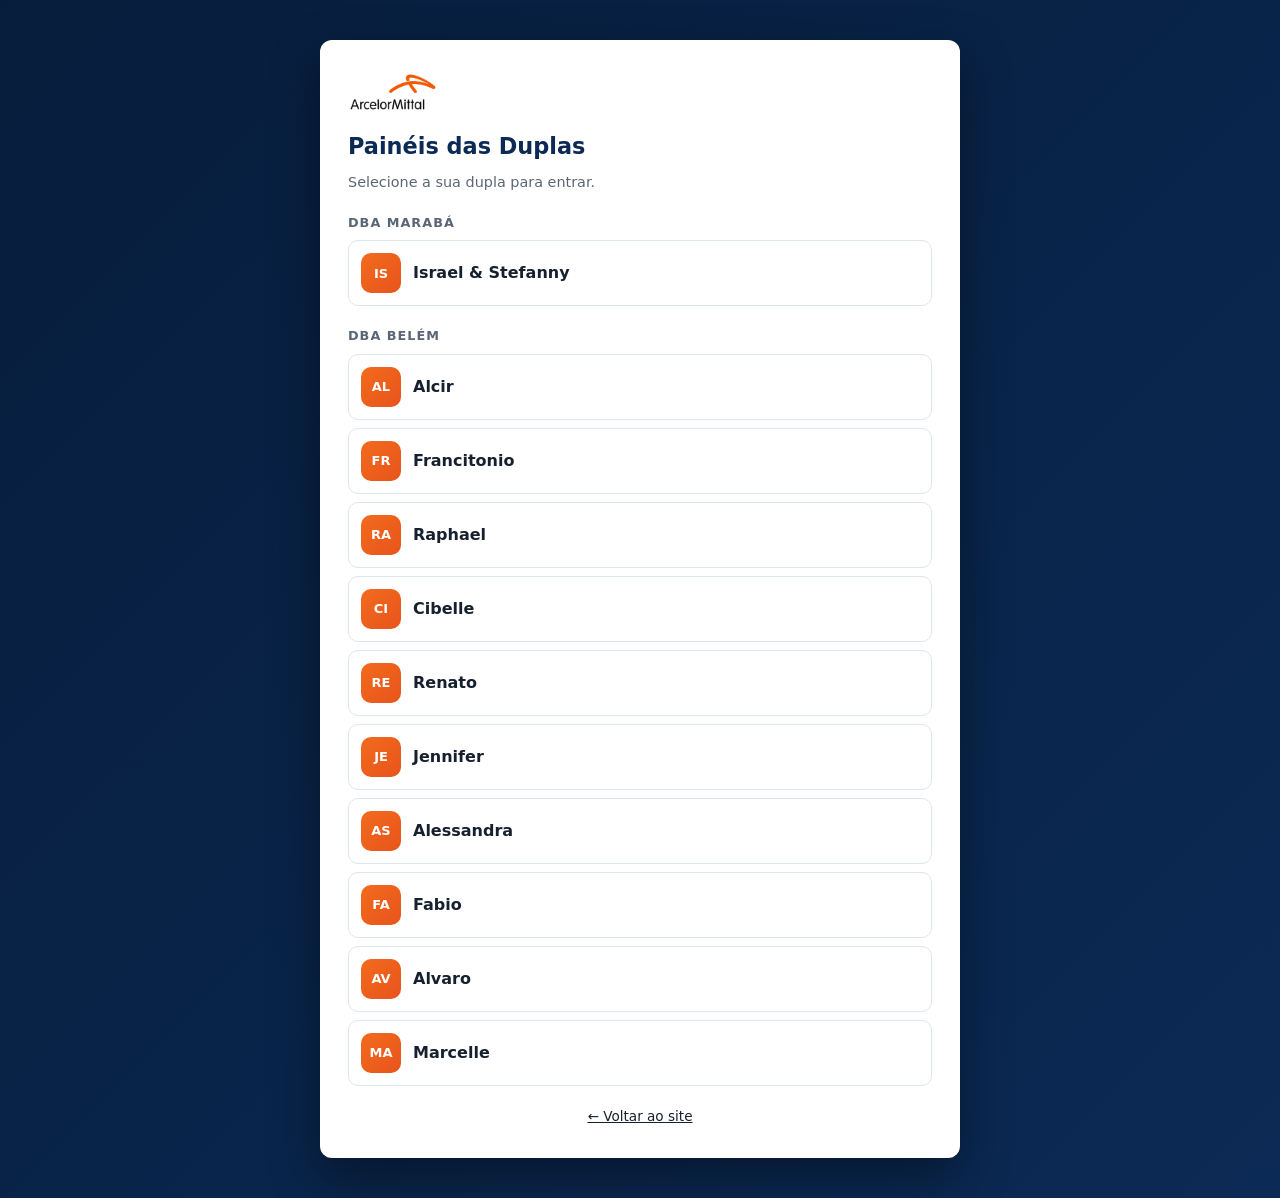
<file: portal/duplas.html>
<!doctype html>
<html lang="pt-BR">
<head>
<meta charset="utf-8">
<meta name="viewport" content="width=device-width, initial-scale=1">
<meta name="robots" content="noindex">
<title>Duplas | AÇO BRASIL</title>
<link rel="stylesheet" href="../assets/css/site.css">
<style>
body{background:linear-gradient(135deg,#071d3c,#0b2a55);min-height:100vh;padding:40px 20px}
.box{background:#fff;border-radius:12px;max-width:640px;margin:0 auto;padding:32px 28px;box-shadow:0 20px 50px #0006}
.box img{height:40px;margin-bottom:18px}.box h1{font-size:1.4rem;color:var(--marinho)}
.box p{color:var(--cinza);font-size:.9rem;margin:8px 0 18px}
h2{font-size:.8rem;letter-spacing:1px;text-transform:uppercase;color:var(--cinza);margin:20px 0 8px}
a.d{display:flex;align-items:center;gap:12px;padding:12px;border:1px solid var(--borda);border-radius:10px;margin-bottom:8px;text-decoration:none}
a.d:hover{border-color:var(--laranja)}
.av{width:40px;height:40px;border-radius:10px;background:linear-gradient(135deg,#f26b1d,#e8541c);color:#fff;display:grid;place-items:center;font-weight:800;font-size:13px}
.voltar{display:block;text-align:center;margin-top:20px;font-size:.85rem}
</style>
</head>
<body>
<main class="box">
<img src="../logo-arcelormittal.png" alt="ArcelorMittal">
<h1>Painéis das Duplas</h1>
<p>Selecione a sua dupla para entrar.</p>
<div id="lista"></div>
<a class="voltar" href="../index.html">← Voltar ao site</a>
</main>
<script src="duplas.js"></script>
<script>
const g={};for(const[id,d]of Object.entries(DUPLAS))(g[d.unidade]=g[d.unidade]||[]).push([id,d]);
lista.innerHTML=Object.entries(g).map(([u,l])=>`<h2>${u}</h2>`+l.map(([id,d])=>`<a class="d" href="painel.html?d=${id}"><span class="av">${d.iniciais}</span><b>${d.nomes.join(" & ")}</b></a>`).join("")).join("");
</script>
</body>
</html>
</file>
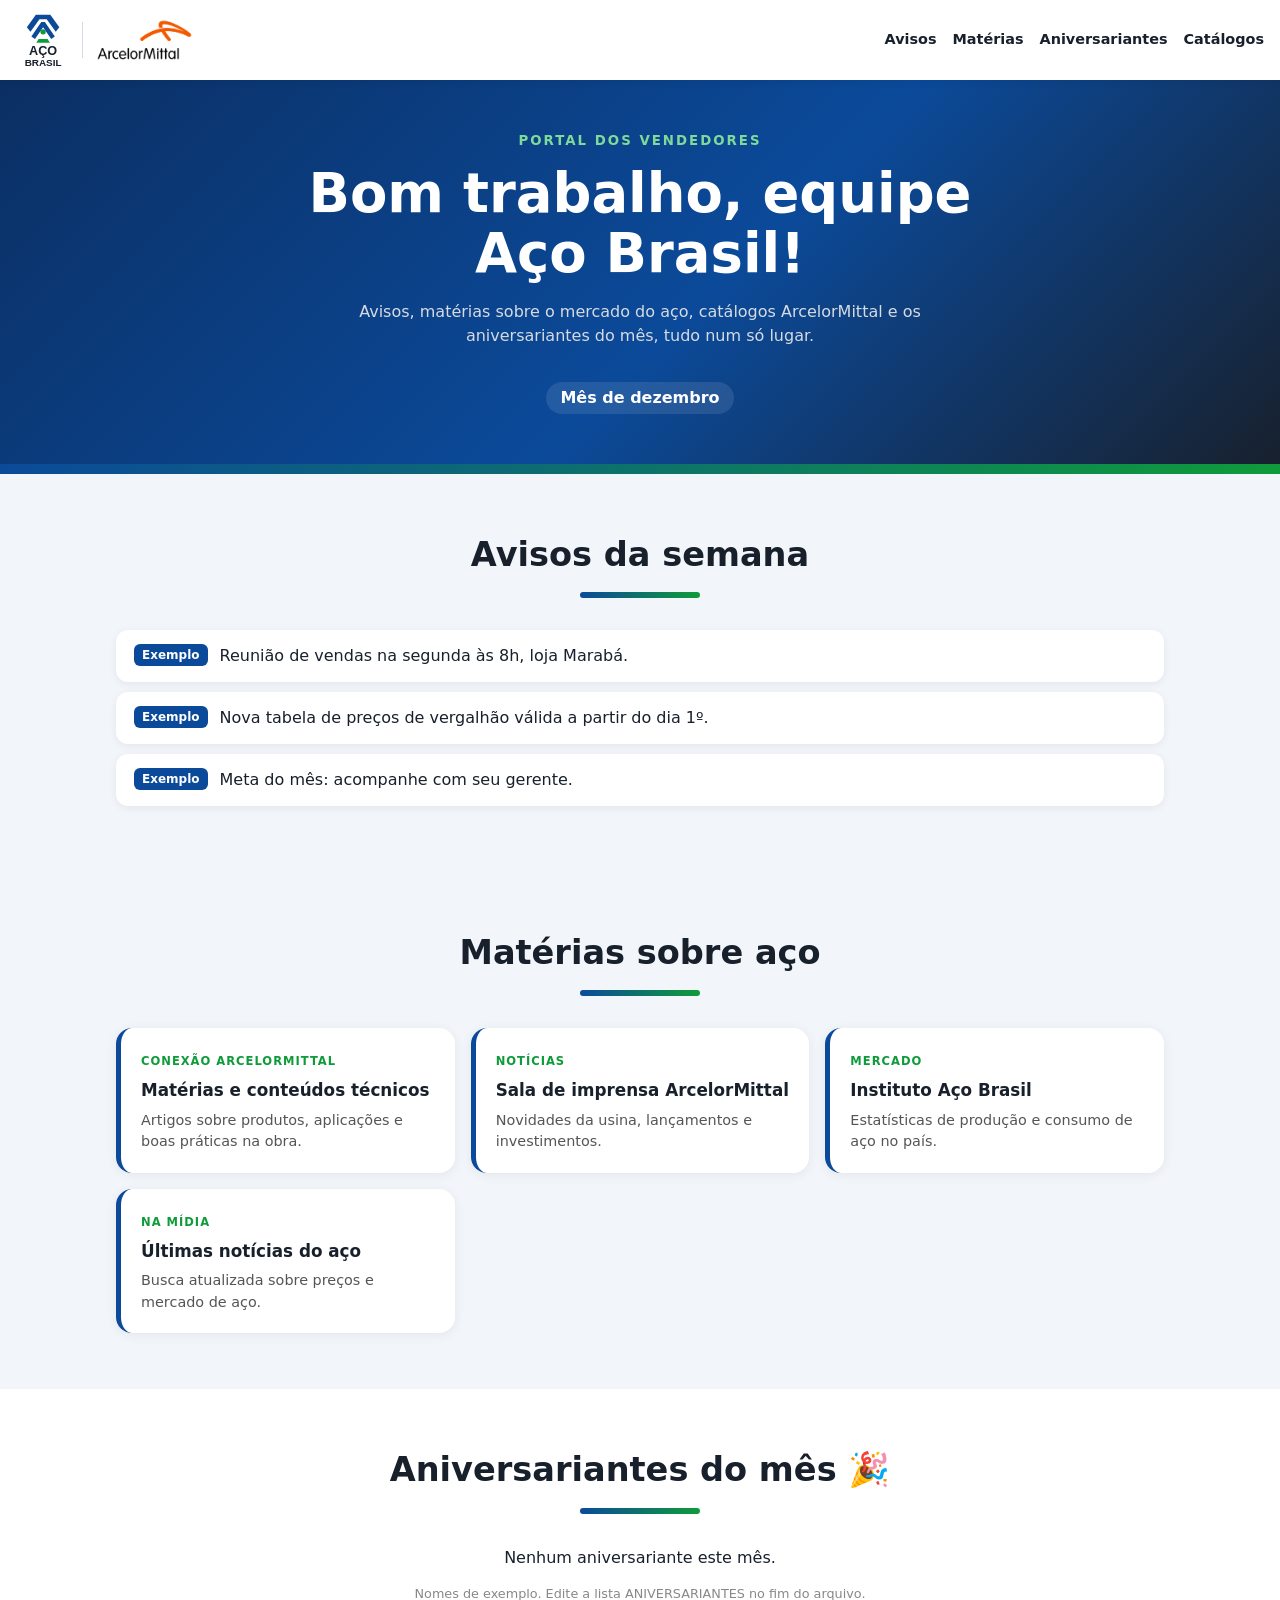
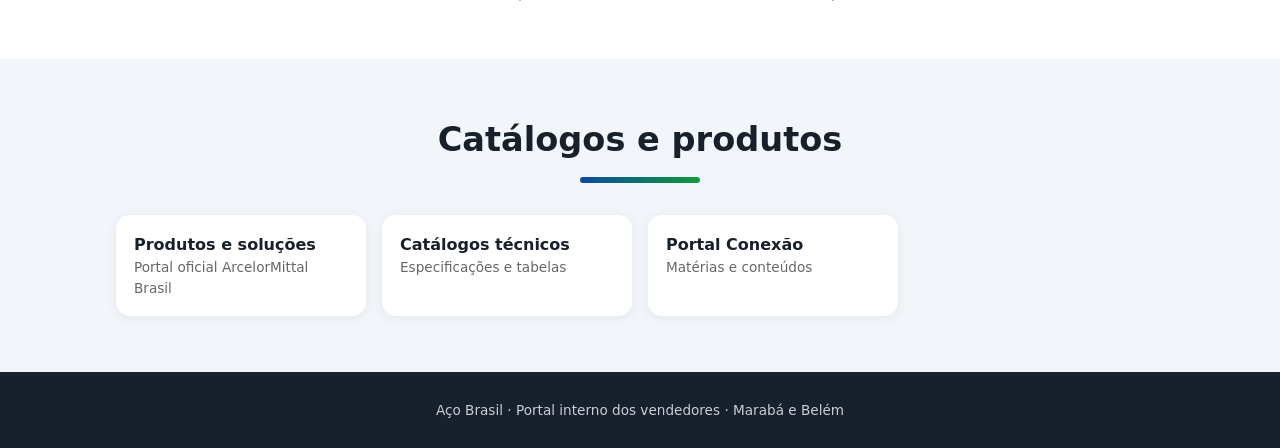
<file: portal/mural-vendedores.html>
<!doctype html>
<html lang="pt-BR">
<head>
<meta charset="utf-8">
<meta name="viewport" content="width=device-width, initial-scale=1">
<title>Aço Brasil – Portal dos Vendedores</title>
<meta name="description" content="Aço Brasil, distribuidor ArcelorMittal em Marabá e Belém. Aço para construção civil, indústria, agronegócio e mais.">
<style>
:root{--verde:#0f9b3a;--azul:#0b4a9a;--laranja:#0b4a9a;--escuro:#18202c;--claro:#f2f5f9}
*{box-sizing:border-box;margin:0;padding:0}
html{scroll-behavior:smooth}
body{font-family:system-ui,Segoe UI,Roboto,sans-serif;background:var(--claro);color:var(--escuro);overflow-x:hidden;line-height:1.5}
a{color:inherit}
header{position:sticky;top:0;z-index:5;background:#fff;padding:12px 16px;display:flex;align-items:center;justify-content:space-between;gap:12px;box-shadow:0 2px 8px #0001}
.logo{display:flex;align-items:center;gap:12px;text-decoration:none}.logo svg{height:56px;width:auto;display:block}.logo img{height:52px;width:auto;display:block}.logo .sep{width:1px;height:36px;background:#d5dbe3}.logo .am{height:44px}.logo .am-txt{font-weight:800;color:#e4002b;font-size:.95rem}
@media(max-width:640px){.logo img{height:42px}.logo .am{height:32px}}
nav{display:flex;gap:16px;font-weight:600;font-size:.9rem}
nav a{text-decoration:none}
@media(max-width:640px){nav{display:none}}
.cta{background:#25d366;color:#fff;text-decoration:none;font-weight:700;padding:10px 18px;border-radius:24px;display:inline-block}
.hero{background:linear-gradient(135deg,#0b2f63 0%,#0b4a9a 55%,#18202c 100%);color:#fff;padding:72px 16px 88px;text-align:center;position:relative}
.hero:after{content:"";position:absolute;left:0;right:0;bottom:0;height:10px;background:linear-gradient(90deg,var(--azul),var(--verde))}
.hero small{letter-spacing:2px;text-transform:uppercase;color:#7fd99a;font-weight:700}
.hero h1{font-size:clamp(2rem,6vw,3.4rem);line-height:1.1;margin:12px auto 16px;max-width:760px}
.hero p{max-width:620px;margin:0 auto 28px;color:#d6dbe3}
section{max-width:1080px;margin:0 auto;padding:56px 16px}
h2{font-size:clamp(1.5rem,4vw,2.1rem);text-align:center}
.barra{height:6px;width:120px;margin:12px auto 32px;border-radius:3px;background:linear-gradient(90deg,var(--azul),var(--verde))}
.grid{display:grid;grid-template-columns:repeat(auto-fill,minmax(230px,1fr));gap:16px}
.setor{background:#fff;border-radius:16px;padding:20px;box-shadow:0 2px 12px #0001;border-top:4px solid var(--laranja)}
.setor:nth-child(even){border-top-color:var(--verde)}
.setor h3{font-size:1.05rem;margin-bottom:6px}
.setor p{font-size:.9rem;color:#555}
.diferenciais{background:#fff;max-width:none}
.diferenciais .grid{max-width:1080px;margin:0 auto}
.dif{text-align:center;padding:12px}
.dif b{display:block;font-size:1.1rem;margin-bottom:4px}
.dif span{color:#555;font-size:.9rem}
.links a{display:block;background:#fff;border-radius:14px;padding:18px;text-decoration:none;box-shadow:0 2px 12px #0001;font-weight:700}
.links a span{display:block;font-weight:400;color:#666;font-size:.85rem}
.loja{background:#fff;border-radius:16px;padding:24px;box-shadow:0 2px 12px #0001}
.loja h3{font-size:1.4rem;margin-bottom:8px}
.loja p{color:#555;margin-bottom:4px}
.loja .cta{margin-top:14px}
.ex{background:#fff4d6;border:1px dashed #e0a800;color:#7a5b00;font-size:.75rem;padding:2px 6px;border-radius:6px}
footer{background:var(--escuro);color:#c9ced6;text-align:center;padding:28px 16px;font-size:.85rem}
footer a{color:#fff}
.parceiro{display:flex;align-items:center;justify-content:center;gap:10px;margin:18px auto 0;background:#fff;border-radius:12px;padding:10px 16px;width:fit-content}.parceiro img{height:34px}.parceiro small{color:#0b2f63}
.equipe{display:inline-block;margin-top:10px;opacity:.6;font-size:.8rem}
.hero{padding:48px 16px 60px}
.mes{display:inline-block;background:#ffffff1a;border-radius:20px;padding:4px 14px;margin-top:6px;font-weight:600}
.cards{display:grid;grid-template-columns:repeat(auto-fill,minmax(260px,1fr));gap:16px}
.card{background:#fff;border-radius:16px;padding:20px;box-shadow:0 2px 12px #0001;border-left:5px solid var(--azul);text-decoration:none;display:block}
.card .tag{font-size:.72rem;font-weight:700;text-transform:uppercase;letter-spacing:1px;color:var(--verde)}
.card h3{font-size:1.05rem;margin:6px 0}
.card p{font-size:.9rem;color:#555}
.niver{background:#fff;border-radius:16px;padding:18px;text-align:center;box-shadow:0 2px 12px #0001;border-top:4px solid var(--verde)}
.niver .av{width:64px;height:64px;border-radius:50%;margin:0 auto 10px;background:linear-gradient(135deg,var(--azul),var(--verde));color:#fff;display:flex;align-items:center;justify-content:center;font-weight:800;font-size:1.4rem}
.niver b{display:block}.niver span{color:#666;font-size:.85rem}
.hoje{outline:3px solid #f5c400}
.aviso{background:#fff;border-radius:12px;padding:14px 18px;margin-bottom:10px;box-shadow:0 2px 8px #0001;display:flex;gap:12px;align-items:flex-start}
.aviso i{font-style:normal;font-size:.75rem;font-weight:700;color:#fff;background:var(--azul);border-radius:6px;padding:2px 8px;white-space:nowrap}
</style>
</head>
<body>
<header>
  <a class="logo" href="#"><svg viewBox="0 0 120 124" role="img" aria-label="Aço Brasil"><path d="M24 34 44 6h32l20 28-8 10L68 16H52L32 44z" fill="#0b4a9a"/><path d="M34 54 56 22h8l22 32-8 6L60 34 42 60z" fill="#0b4a9a"/><circle cx="60" cy="44" r="6" fill="#0f9b3a"/><path d="M50 60h20l5 8H45z" fill="#0f9b3a"/><text x="60" y="96" text-anchor="middle" font-size="28" font-weight="900" fill="#18202c" font-family="Arial Black,Arial,sans-serif">AÇO</text><text x="60" y="120" text-anchor="middle" font-size="22" font-weight="900" fill="#18202c" font-family="Arial Black,Arial,sans-serif">BRASIL</text></svg><span class="sep"></span><img class="am" src="../logo-arcelormittal.png" alt="ArcelorMittal" onerror="this.outerHTML='<span class=am-txt>ArcelorMittal</span>'"></a>
  <nav><a href="#avisos">Avisos</a><a href="#materias">Matérias</a><a href="#aniversariantes">Aniversariantes</a><a href="#catalogos">Catálogos</a></nav>
</header>

<div class="hero">
  <small>Portal dos Vendedores</small>
  <h1>Bom trabalho, equipe Aço Brasil!</h1>
  <p>Avisos, matérias sobre o mercado do aço, catálogos ArcelorMittal e os aniversariantes do mês, tudo num só lugar.</p>
  <div class="mes" id="mesAtual"></div>
</div>

<section id="avisos">
  <h2>Avisos da semana</h2><div class="barra"></div>
  <div class="aviso"><i>Exemplo</i><div>Reunião de vendas na segunda às 8h, loja Marabá.</div></div>
  <div class="aviso"><i>Exemplo</i><div>Nova tabela de preços de vergalhão válida a partir do dia 1º.</div></div>
  <div class="aviso"><i>Exemplo</i><div>Meta do mês: acompanhe com seu gerente.</div></div>
</section>

<section id="materias">
  <h2>Matérias sobre aço</h2><div class="barra"></div>
  <div class="cards">
    <a class="card" href="https://conexao.arcelormittal.com.br/produtos" target="_blank" rel="noopener"><span class="tag">Conexão ArcelorMittal</span><h3>Matérias e conteúdos técnicos</h3><p>Artigos sobre produtos, aplicações e boas práticas na obra.</p></a>
    <a class="card" href="https://brasil.arcelormittal.com/sala-de-imprensa/noticias" target="_blank" rel="noopener"><span class="tag">Notícias</span><h3>Sala de imprensa ArcelorMittal</h3><p>Novidades da usina, lançamentos e investimentos.</p></a>
    <a class="card" href="https://acobrasil.org.br/site/" target="_blank" rel="noopener"><span class="tag">Mercado</span><h3>Instituto Aço Brasil</h3><p>Estatísticas de produção e consumo de aço no país.</p></a>
    <a class="card" href="https://news.google.com/search?q=a%C3%A7o%20vergalh%C3%A3o%20mercado&hl=pt-BR&gl=BR&ceid=BR:pt-419" target="_blank" rel="noopener"><span class="tag">Na mídia</span><h3>Últimas notícias do aço</h3><p>Busca atualizada sobre preços e mercado de aço.</p></a>
  </div>
</section>

<section id="aniversariantes" class="diferenciais">
  <h2>Aniversariantes do mês 🎉</h2><div class="barra"></div>
  <div class="grid" id="listaNiver"></div>
  <p style="text-align:center;color:#888;font-size:.8rem;margin-top:14px">Nomes de exemplo. Edite a lista ANIVERSARIANTES no fim do arquivo.</p>
</section>

<section id="catalogos">
  <h2>Catálogos e produtos</h2><div class="barra"></div>
  <div class="grid links">
    <a href="https://brasil.arcelormittal.com/produtos-solucoes" target="_blank" rel="noopener">Produtos e soluções<span>Portal oficial ArcelorMittal Brasil</span></a>
    <a href="https://conexao.arcelormittal.com.br/catalogos/" target="_blank" rel="noopener">Catálogos técnicos<span>Especificações e tabelas</span></a>
    <a href="https://conexao.arcelormittal.com.br/produtos" target="_blank" rel="noopener">Portal Conexão<span>Matérias e conteúdos</span></a>
  </div>
</section>

<footer>
  Aço Brasil · Portal interno dos vendedores · Marabá e Belém
</footer>

<script>
// Edite aqui: nome, dia, mês (1-12), loja
const ANIVERSARIANTES = [
  {nome:"João Silva", dia:5, mes:10, loja:"Marabá"},
  {nome:"Maria Souza", dia:18, mes:10, loja:"Belém"},
  {nome:"Carlos Lima", dia:27, mes:10, loja:"Marabá"},
  {nome:"Ana Costa", dia:9, mes:11, loja:"Belém"}
];
const hoje=new Date(), m=hoje.getMonth()+1;
const nomes=["janeiro","fevereiro","março","abril","maio","junho","julho","agosto","setembro","outubro","novembro","dezembro"];
document.getElementById("mesAtual").textContent="Mês de "+nomes[m-1];
const lista=ANIVERSARIANTES.filter(a=>a.mes===m).sort((a,b)=>a.dia-b.dia);
document.getElementById("listaNiver").innerHTML = lista.length ? lista.map(a=>
  `<div class="niver${a.dia===hoje.getDate()?' hoje':''}"><div class="av">${a.nome.split(' ').map(p=>p[0]).slice(0,2).join('')}</div><b>${a.nome}</b><span>Dia ${a.dia} · ${a.loja}${a.dia===hoje.getDate()?' · Hoje! 🎂':''}</span></div>`).join("")
  : '<p style="text-align:center;grid-column:1/-1">Nenhum aniversariante este mês.</p>';
</script>
</body>
</html>
</file>
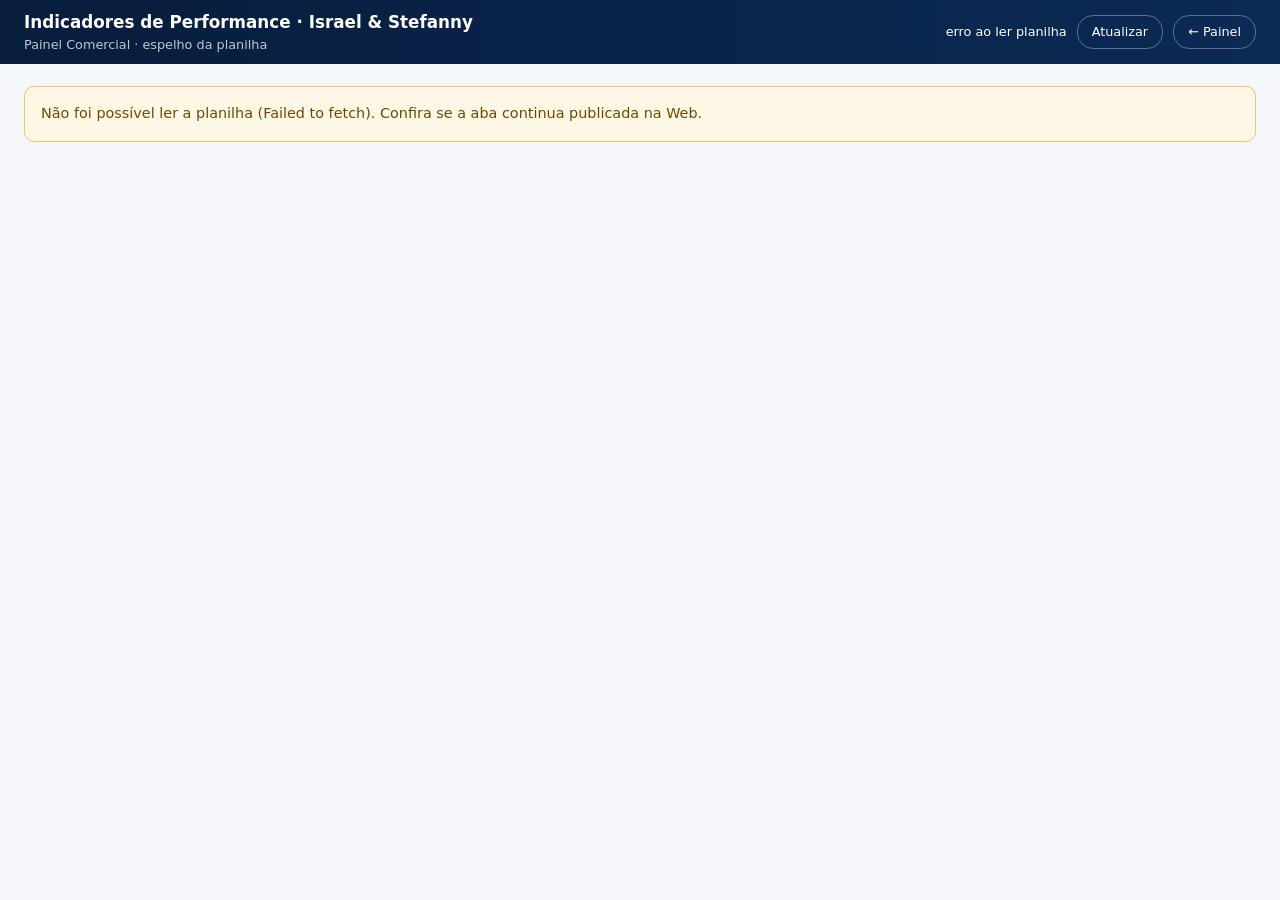
<file: portal/performance.html>
<!doctype html>
<html lang="pt-BR">
<head>
<meta charset="utf-8">
<meta name="viewport" content="width=device-width, initial-scale=1">
<meta name="robots" content="noindex">
<title>Indicadores de Performance | AÇO BRASIL</title>
<link rel="stylesheet" href="../assets/css/site.css">
<style>
/* ============================================================
   ESPELHO DA PLANILHA "Performance Vendedores - Site"
   Cole abaixo o link CSV de "Arquivo > Compartilhar > Publicar na Web"
   (aba da dupla, formato CSV). O painel relê a planilha sozinho.
   ============================================================ */
:root{--fundo:#f4f6fa;--ok:#1f9d55;--mid:#e0a106;--bad:#e2483d}
body{background:var(--fundo)}
.cab{background:linear-gradient(90deg,#071d3c,#0b2a55);color:#fff;position:sticky;top:0;z-index:10}
.cab-in{max-width:1400px;margin:0 auto;min-height:64px;display:flex;align-items:center;gap:16px;padding:0 24px;flex-wrap:wrap}
.cab b{font-size:1.05rem}.cab small{opacity:.75;font-size:.8rem;display:block}
.cab .esp{margin-left:auto;display:flex;gap:10px;align-items:center;font-size:.8rem}
.btn{border:1px solid #ffffff55;color:#fff;background:transparent;border-radius:16px;padding:6px 14px;font:inherit;font-size:.8rem;cursor:pointer;text-decoration:none}
.btn:hover{background:#ffffff1a}
.dot{width:8px;height:8px;border-radius:50%;background:#5bd16f;display:inline-block;margin-right:6px;box-shadow:0 0 0 3px #5bd16f33}
main{max-width:1400px;margin:0 auto;padding:22px 24px 50px}
.tit{border-left:4px solid var(--laranja);padding-left:18px;margin-bottom:20px}
.tit .sup{font-size:.74rem;letter-spacing:1.2px;font-weight:700;color:var(--cinza);text-transform:uppercase}
.tit h1{font-size:1.8rem;color:var(--marinho);line-height:1.2}
.tit p{color:var(--cinza);font-size:.85rem;max-width:900px}
.resumo2{display:grid;grid-template-columns:320px 1fr;gap:16px;margin-bottom:16px}
.box{background:#fff;border:1px solid var(--borda);border-radius:12px;padding:18px}
.box h2{font-size:1rem;color:var(--marinho);margin-bottom:4px}
.box .sub{font-size:.78rem;color:var(--cinza);margin-bottom:14px}
.anel{display:flex;flex-direction:column;align-items:center;justify-content:center;text-align:center}
.anel svg{width:190px;height:190px}
.anel .lg{display:flex;gap:18px;margin-top:10px;font-size:.82rem;color:var(--cinza)}
.anel .lg b{display:block;font-size:1.15rem;color:var(--marinho)}
.kpis{display:grid;grid-template-columns:repeat(4,1fr);gap:12px}
.kpi{background:#fbfcfe;border:1px solid var(--borda);border-radius:10px;padding:14px}
.kpi small{font-size:.72rem;font-weight:700;letter-spacing:.6px;color:var(--cinza);text-transform:uppercase}
.kpi b{display:block;font-size:1.5rem;color:var(--marinho);margin-top:4px}
.grid2{display:grid;grid-template-columns:1fr 1fr;gap:16px;margin-bottom:16px}
table{width:100%;border-collapse:collapse;font-size:.84rem}
th{text-align:left;font-size:.7rem;letter-spacing:.5px;text-transform:uppercase;color:var(--cinza);padding:8px 6px;border-bottom:2px solid var(--borda);white-space:nowrap}
td{padding:9px 6px;border-bottom:1px solid #edf1f6;white-space:nowrap}
td.n,th.n{text-align:right;font-variant-numeric:tabular-nums}
tr.tot td{font-weight:800;color:var(--marinho);border-top:2px solid var(--borda)}
.barra{height:8px;background:#edf1f6;border-radius:4px;min-width:90px;position:relative;overflow:hidden}
.barra i{position:absolute;left:0;top:0;bottom:0;border-radius:4px}
.pill{display:inline-block;padding:2px 9px;border-radius:10px;font-weight:700;font-size:.76rem}
.rol{overflow-x:auto}
.colunas{display:flex;align-items:flex-end;gap:10px;height:230px;padding-top:24px}
.col{flex:1;display:flex;flex-direction:column;align-items:center;justify-content:flex-end;height:100%;min-width:0}
.col .v{font-size:.72rem;font-weight:700;color:var(--marinho);margin-bottom:4px}
.col .b{width:100%;max-width:46px;background:linear-gradient(#0b4a9a,#0b2a55);border-radius:6px 6px 0 0;min-height:2px}
.col.ult .b{background:linear-gradient(#ff8a45,#f26b1d)}
.col .m{font-size:.72rem;color:var(--cinza);margin-top:6px;text-transform:capitalize}
.hb{display:grid;grid-template-columns:170px 1fr 60px;gap:10px;align-items:center;font-size:.82rem;margin-bottom:9px}
.hb .barra{height:12px}
.hb span:last-child{text-align:right;font-weight:700;color:var(--marinho)}
.aviso{background:#fff7e6;border:1px solid #f2c26b;border-radius:10px;padding:16px;color:#6b4a00;font-size:.9rem}
.aviso code{background:#fff;padding:2px 6px;border-radius:4px}
.obs{font-size:.76rem;color:var(--cinza);margin-top:10px;font-style:italic}
@media(max-width:1100px){.resumo2,.grid2{grid-template-columns:1fr}.kpis{grid-template-columns:repeat(2,1fr)}}
@media(max-width:600px){main,.cab-in{padding-left:16px;padding-right:16px}.kpis{grid-template-columns:1fr 1fr}.kpi b{font-size:1.2rem}.hb{grid-template-columns:110px 1fr 50px}.tit h1{font-size:1.4rem}}
</style>
</head>
<body>
<header class="cab"><div class="cab-in">
  <div><b id="dupla">Indicadores de Performance</b><small>Painel Comercial · espelho da planilha</small></div>
  <div class="esp"><span id="stEl"><span class="dot"></span>carregando…</span>
    <button class="btn" onclick="carregar()">Atualizar</button>
    <a class="btn" id="voltar" href="painel.html">← Painel</a></div>
</div></header>

<main id="app"><div class="box">Carregando dados da planilha…</div></main>

<script src="duplas.js"></script>
<script>
/* ---------- CONFIGURAÇÃO ---------- */
// Link "Publicar na Web" em CSV de cada dupla (aba RESULTADO <DUPLA>).
const PLANILHAS = {
  "israel-stefanny": "https://docs.google.com/spreadsheets/d/1ItMeQ0Z8T7TTeO3l2Iq1ZyOpiQy1buRX5ZBSzQ2g4ng/gviz/tq?tqx=out:csv&headers=0&gid=202609273",   // ex.: "https://docs.google.com/spreadsheets/d/e/2PACX-.../pub?gid=202609273&single=true&output=csv"
  // DBA Belém — Painel Comercial DBA Belém, aba 'Performance <nome>'
  "bel-alcir": "https://docs.google.com/spreadsheets/d/e/2PACX-1vR48DjCVdLNMOQzoD-C_LGMecUY4Ypk2SNSxyc95hg5X9YRuGXIUbC9E5sQHu8DYvNM53jUShwU0PXA/pub?single=true&output=csv&gid=178020849",
  "bel-francitonio": "https://docs.google.com/spreadsheets/d/e/2PACX-1vR48DjCVdLNMOQzoD-C_LGMecUY4Ypk2SNSxyc95hg5X9YRuGXIUbC9E5sQHu8DYvNM53jUShwU0PXA/pub?single=true&output=csv&gid=537204004",
  "bel-raphael": "https://docs.google.com/spreadsheets/d/e/2PACX-1vR48DjCVdLNMOQzoD-C_LGMecUY4Ypk2SNSxyc95hg5X9YRuGXIUbC9E5sQHu8DYvNM53jUShwU0PXA/pub?single=true&output=csv&gid=1101078203",
  "bel-cibelle": "https://docs.google.com/spreadsheets/d/e/2PACX-1vR48DjCVdLNMOQzoD-C_LGMecUY4Ypk2SNSxyc95hg5X9YRuGXIUbC9E5sQHu8DYvNM53jUShwU0PXA/pub?single=true&output=csv&gid=703638270",
  "bel-renato": "https://docs.google.com/spreadsheets/d/e/2PACX-1vR48DjCVdLNMOQzoD-C_LGMecUY4Ypk2SNSxyc95hg5X9YRuGXIUbC9E5sQHu8DYvNM53jUShwU0PXA/pub?single=true&output=csv&gid=1874030307",
  "bel-jennifer": "https://docs.google.com/spreadsheets/d/e/2PACX-1vR48DjCVdLNMOQzoD-C_LGMecUY4Ypk2SNSxyc95hg5X9YRuGXIUbC9E5sQHu8DYvNM53jUShwU0PXA/pub?single=true&output=csv&gid=240801009",
  "bel-alessandra": "https://docs.google.com/spreadsheets/d/e/2PACX-1vR48DjCVdLNMOQzoD-C_LGMecUY4Ypk2SNSxyc95hg5X9YRuGXIUbC9E5sQHu8DYvNM53jUShwU0PXA/pub?single=true&output=csv&gid=81199607",
  "bel-fabio": "https://docs.google.com/spreadsheets/d/e/2PACX-1vR48DjCVdLNMOQzoD-C_LGMecUY4Ypk2SNSxyc95hg5X9YRuGXIUbC9E5sQHu8DYvNM53jUShwU0PXA/pub?single=true&output=csv&gid=1867975067",
  "bel-alvaro": "https://docs.google.com/spreadsheets/d/e/2PACX-1vR48DjCVdLNMOQzoD-C_LGMecUY4Ypk2SNSxyc95hg5X9YRuGXIUbC9E5sQHu8DYvNM53jUShwU0PXA/pub?single=true&output=csv&gid=1576085608",
  "bel-marcelle": "https://docs.google.com/spreadsheets/d/e/2PACX-1vR48DjCVdLNMOQzoD-C_LGMecUY4Ypk2SNSxyc95hg5X9YRuGXIUbC9E5sQHu8DYvNM53jUShwU0PXA/pub?single=true&output=csv&gid=296972053"
};
const ATUALIZA_MIN = 5;   // relê a planilha a cada 5 minutos

/* ---------- utilidades ---------- */
const id = new URLSearchParams(location.search).get("d") || "israel-stefanny";
const D = (typeof DUPLAS!=="undefined" && DUPLAS[id]) || null;
if (D) { dupla.textContent = "Indicadores de Performance · " + D.nomes.join(" & "); voltar.href = "painel.html?d=" + id; }

function csv(t){const L=[];let r=[],c="",q=false;
  for(let i=0;i<t.length;i++){const ch=t[i];
    if(q){if(ch=='"'){if(t[i+1]=='"'){c+='"';i++}else q=false}else c+=ch}
    else if(ch=='"')q=true;else if(ch==','){r.push(c);c=""}
    else if(ch=='\n'||ch=='\r'){if(ch=='\r'&&t[i+1]=='\n')i++;r.push(c);L.push(r);r=[];c=""}else c+=ch}
  if(c||r.length){r.push(c);L.push(r)}return L.map(x=>x.map(s=>s.trim()))}
const num = s => { if(!s||s=="–"||s=="-")return 0; const neg=/^\(.*\)$/.test(s)||s.startsWith("-");
  const v=parseFloat(s.replace(/[R$%()\s+-]/g,"").replace(/\./g,"").replace(",","."))||0; return neg?-v:v; };
const esc = s => String(s??"").replace(/[&<>"]/g,m=>({"&":"&amp;","<":"&lt;",">":"&gt;",'"':"&quot;"}[m]));
const cor = p => p>=100?"var(--ok)":p>=80?"var(--mid)":"var(--bad)";
const acha = (R,f,de=0) => { for(let i=de;i<R.length;i++) if(f(R[i],i))return i; return -1; };
const bloco = (R,h,fim) => { const o=[]; for(let i=h+1;i<R.length;i++){const r=R[i]; if(!r[2]){if(o.length)break;else continue} o.push(r); if(fim(r[2]))break;} return o; };

/* ---------- leitura da planilha ---------- */
function ler(R){
  const S = {};
  const t = acha(R,r=>/RESULTADO DO M[ÊE]S/i.test(r[0]||"")); S.titulo = t>=0?R[t][0].replace(/^\d+\s*\|\s*/,""):"Resultado do mês"; S.nota = t>=0?(R[t+1]||[])[0]:"";
  // KPIs lidos pelo título de cada coluna (linha de rótulos + linha de valores logo abaixo)
  const k1 = acha(R,r=>r[0]=="META (t)"), k2 = acha(R,(r,i)=>i>k1 && /CARTEIRA|^CLIENTES S/.test(r[0]||""));
  S.kpi = {};
  // padrão por ordem: usado quando a leitura do Google não traz o título (colunas numéricas perdem o texto)
  const PAD=[["META (t)","FATURADO (t)","% REALIZADO","CLIENTES C/ COMPRA","FAT + CARTEIRA (t)"],["CARTEIRA (t)","TICKET MÉDIO (t)","PVL FATURADO (R$/t)","MARKUP %","RAG (R$/t)"]];
  [k1,k2].forEach((k,b)=>{ if(k<0)return; const H=R[k]||[], V=R[k+1]||[]; let n=0;
    V.forEach((v,c)=>{ v=(v||"").trim(); const h=(H[c]||"").trim(); if(!v&&!h)return; const nome=(c>0&&h)?h:(h&&c==0?h:PAD[b][n]); n++; if(nome) S.kpi[nome]=v||"–"; }); });
  const hs = acha(R,r=>r[2]=="SETOR"); S.setor = hs<0?[]:bloco(R,hs,x=>/^TOTAL/.test(x));
  S.hSetor = hs<0?[]:R[hs];
  const hm = acha(R,r=>r[2]=="MÊS"); S.meses = hm<0?[]:bloco(R,hm,x=>/^ACUMULADO/.test(x)).filter(r=>!/^ACUMULADO/.test(r[2]));
  S.hMes = hm<0?[]:R[hm];
  const hr = acha(R,r=>r[2]=="ROTA"); S.rotas = hr<0?[]:bloco(R,hr,x=>/^TOTAL/.test(x)).filter(r=>!/^TOTAL/.test(r[2]));
  S.hRota = hr<0?[]:R[hr];
  const hc = acha(R,r=>r[2]=="CLIENTE"); S.cli = hc<0?[]:bloco(R,hc,x=>/^TOTAL/.test(x)).filter(r=>!/^TOTAL/.test(r[2]));
  S.hCli = hc<0?[]:R[hc];
  return S;
}

/* ---------- desenho ---------- */
function anel(p){const r=78,C=2*Math.PI*r,v=Math.max(0,Math.min(p,100));
  return `<svg viewBox="0 0 190 190"><circle cx="95" cy="95" r="${r}" fill="none" stroke="#edf1f6" stroke-width="16"/>
  <circle cx="95" cy="95" r="${r}" fill="none" stroke="${cor(p)}" stroke-width="16" stroke-linecap="round"
   stroke-dasharray="${C*v/100} ${C}" transform="rotate(-90 95 95)"/>
  <text x="95" y="96" text-anchor="middle" font-size="34" font-weight="800" fill="#0b2a55">${p.toFixed(1).replace(".",",")}%</text>
  <text x="95" y="120" text-anchor="middle" font-size="12" fill="#5b6675">da meta realizada</text></svg>`}

function desenhar(S){
  const K=S.kpi, pct=num(K["% REALIZADO"]);
  const kp=["FATURADO (t)","CLIENTES C/ COMPRA","TICKET MÉDIO (t)","PVL FATURADO (R$/t)","MARKUP %","RAG (R$/t)"]
    .map(k=>`<div class="kpi"><small>${esc(k)}</small><b>${esc(K[k]??"–")}</b></div>`).join("");
  // Faturado + Carteira fica num bloco separado (não entra no faturado)
  const cart=["FAT + CARTEIRA (t)","CARTEIRA (t)","CLIENTES FAT + CARTEIRA","CLIENTES SÓ CARTEIRA"].filter(k=>K[k]!=null)
    .map(k=>`<div class="kpi"><small>${esc(k)}</small><b>${esc(K[k])}</b></div>`).join("");

  const setRows=S.setor.map(r=>{const p=num(r[7]),tot=/^TOTAL/.test(r[2]);
    return `<tr class="${tot?"tot":""}"><td>${esc(r[2])}</td><td class="n">${esc(r[5])}</td><td class="n">${esc(r[6])}</td>
    <td>${r[7]?`<div class="barra"><i style="width:${Math.min(p,100)}%;background:${cor(p)}"></i></div>`:""}</td>
    <td class="n">${r[7]?`<span class="pill" style="background:${cor(p)}1f;color:${cor(p)}">${esc(r[7])}</span>`:"–"}</td>
    <td class="n">${esc(r[8])}</td><td class="n">${esc(r[12])}</td><td class="n">${esc(r[13])}</td><td class="n">${esc(r[14])}</td></tr>`}).join("");

  const tm=S.meses.map(r=>num(r[11])), mx=Math.max(1,...tm);
  const cols=S.meses.map((r,i)=>`<div class="col${i==S.meses.length-1?" ult":""}" title="${esc(r[2])}: ${esc(r[11])} t">
    <span class="v">${Math.round(tm[i])}</span><div class="b" style="height:${tm[i]/mx*100}%"></div>
    <span class="m">${esc(r[2].split(/[\/ ]/)[0].slice(0,3).toLowerCase())}</span></div>`).join("");

  const rt=S.rotas.map(r=>({n:r[2].replace(/^ROTA /,""),v:num(r[14]),s:r[13]})), rm=Math.max(1,...rt.map(x=>x.v));
  const rotas=rt.slice(0,10).map(x=>`<div class="hb"><span>${esc(x.n)}</span><div class="barra"><i style="width:${x.v/rm*100}%;background:#0b4a9a"></i></div><span>${Math.round(x.v)}</span></div>`).join("");

  const hc=S.hCli, cli=S.cli.map(r=>`<tr><td>${esc(r[1])}</td><td>${esc(r[2])}</td>${r.slice(6,13).map(v=>`<td class="n">${esc(v)}</td>`).join("")}<td class="n"><b>${esc(r[13])}</b></td><td class="n">${esc(r[14])}</td></tr>`).join("");

  app.innerHTML=`
  <div class="tit"><div class="sup">${esc(D?D.unidade:"Painel Comercial")}</div><h1>${esc(S.titulo)}</h1><p>${esc(S.nota)}</p></div>
  <div class="resumo2">
    <div class="box anel">${anel(pct)}<div class="lg"><div>Meta<b>${esc(K["META (t)"]??"–")} t</b></div><div>Faturado<b>${esc(K["FATURADO (t)"]??"–")} t</b></div></div></div>
    <div class="box"><h2>Indicadores do mês</h2><div class="sub">Consolidado ${D&&D.nomes.length<2?"do vendedor":"da dupla"}</div><div class="kpis">${kp}</div></div>
  </div>
  ${cart?`<div class="box" style="margin-bottom:16px"><h2>Faturamento + Carteira</h2><div class="sub">Pedidos em carteira somados ao faturado — acompanhamento separado do faturamento</div><div class="kpis">${cart}</div></div>`:""}
  <div class="box rol" style="margin-bottom:16px"><h2>Detalhamento por setor</h2><div class="sub">Verde ≥ 100% · amarelo ≥ 80% · vermelho &lt; 80%</div>
    <table><thead><tr><th>Setor</th><th class="n">Meta (t)</th><th class="n">Faturado (t)</th><th>Progresso</th><th class="n">% Realiz.</th><th class="n">Clientes</th><th class="n">PVL (R$/t)</th><th class="n">Markup</th><th class="n">RAG</th></tr></thead><tbody>${setRows}</tbody></table></div>
  <div class="grid2">
    <div class="box"><h2>Evolução mês a mês</h2><div class="sub">Volume faturado total (t)</div><div class="colunas">${cols}</div></div>
    <div class="box"><h2>Faturamento por rota</h2><div class="sub">Total acumulado no ano (t) · visão reportada</div>${rotas}</div>
  </div>
  <div class="box rol"><h2>Top 20 clientes</h2><div class="sub">Volume faturado (t) · visão orgânica (ex-BGL)</div>
    <table><thead><tr><th>Nº</th><th>Cliente</th>${hc.slice(6,13).map((h,j)=>`<th class="n">${esc(h||(j==0?"Jan–Mar":((S.meses[S.meses.length-7+j]||[])[2]||"").split(/[\/ ]/)[0].slice(0,3)))}</th>`).join("")}<th class="n">Total (t)</th><th class="n">%</th></tr></thead><tbody>${cli}</tbody></table></div>`;
}

/* ---------- carga automática ---------- */
async function carregar(){
  const url=PLANILHAS[id];
  if(!url){app.innerHTML=`<div class="aviso"><b>Falta conectar a planilha.</b> Em <i>Arquivo › Compartilhar › Publicar na Web</i>, escolha a aba <b>RESULTADO ${esc(D?D.nomes.join(" X ").toUpperCase():"")}</b> e o formato <b>CSV</b>. Cole o link em <code>PLANILHAS</code> no topo do script deste arquivo.</div>`;stEl.textContent="sem planilha";return}
  try{
    stEl.innerHTML='<span class="dot"></span>atualizando…';
    const r=await fetch(url+(url.includes("?")?"&":"?")+"t="+Date.now(),{cache:"no-store"});
    if(!r.ok)throw new Error("HTTP "+r.status);
    desenhar(ler(csv(await r.text())));
    stEl.innerHTML='<span class="dot"></span>atualizado às '+new Date().toLocaleTimeString("pt-BR",{hour:"2-digit",minute:"2-digit"});
  }catch(e){stEl.textContent="erro ao ler planilha";if(!app.querySelector(".resumo2"))app.innerHTML=`<div class="aviso">Não foi possível ler a planilha (${esc(e.message)}). Confira se a aba continua publicada na Web.</div>`}
}
carregar(); setInterval(carregar, ATUALIZA_MIN*60*1000);
</script>
</body>
</html>
</file>
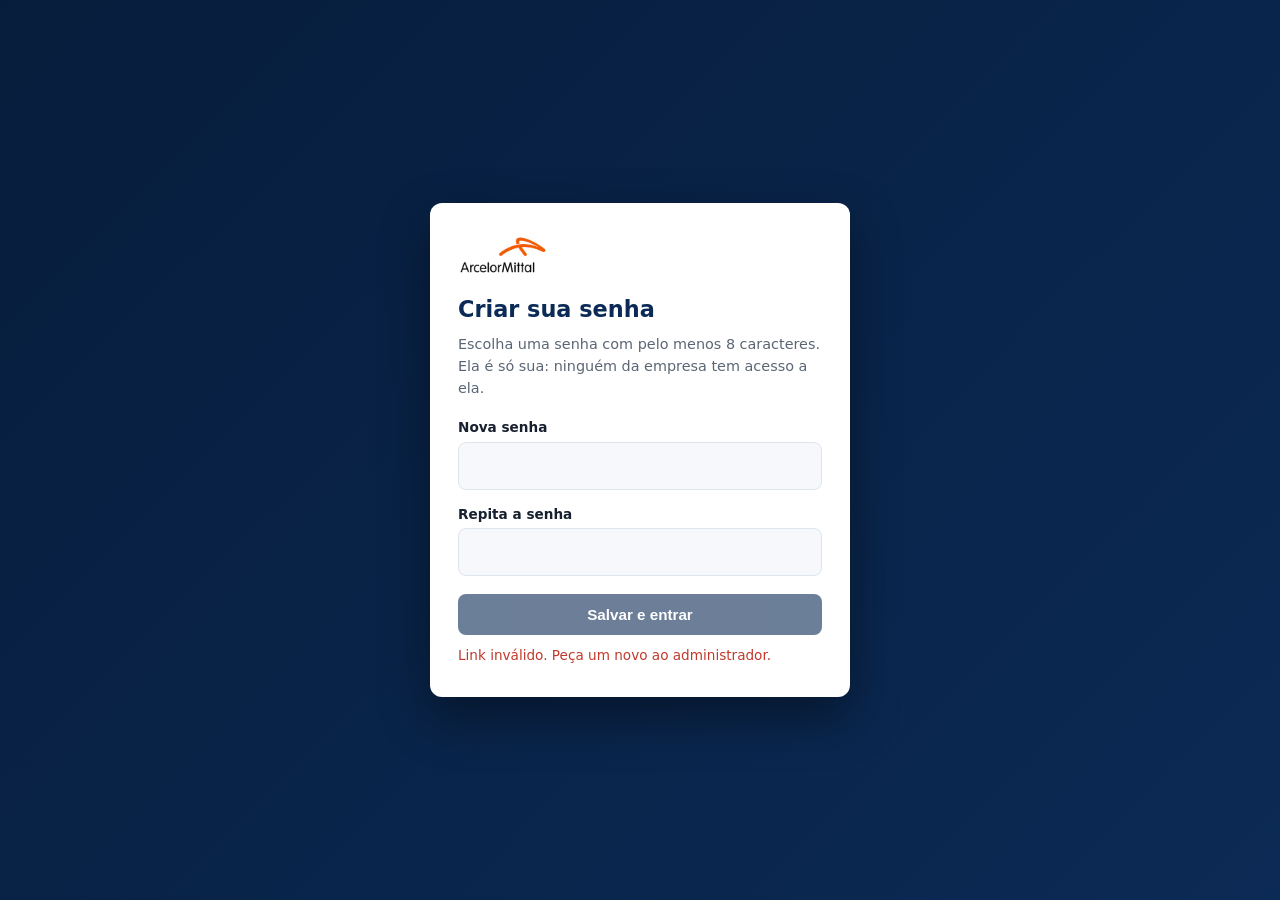
<file: portal/primeiro-acesso.html>
<!doctype html>
<html lang="pt-BR">
<head>
<meta charset="utf-8">
<meta name="viewport" content="width=device-width, initial-scale=1">
<meta name="robots" content="noindex">
<meta name="referrer" content="no-referrer">
<title>Criar senha – Aço Brasil</title>
<link rel="stylesheet" href="../assets/css/site.css">
<style>
body{background:linear-gradient(135deg,#071d3c,#0b2a55);min-height:100vh;display:flex;align-items:center;justify-content:center;padding:20px}
.box{background:#fff;border-radius:12px;max-width:420px;width:100%;padding:32px 28px;box-shadow:0 20px 50px #0006}
.box img{height:40px;margin-bottom:18px}
.box h1{font-size:1.4rem;color:var(--marinho)}
.box p{color:var(--cinza);font-size:.9rem;margin:8px 0 18px}
label{display:block;font-size:.85rem;font-weight:600;margin:14px 0 4px}
input{width:100%;padding:11px 12px;border:1px solid var(--borda);border-radius:8px;font:inherit;background:#f6f8fb}
button{width:100%;margin-top:18px;padding:12px;border:0;border-radius:8px;background:var(--marinho);color:#fff;font-weight:700;font-size:.95rem;cursor:pointer}
button:disabled{opacity:.6}
#erro{color:#c0392b;font-size:.85rem;min-height:18px;margin-top:10px}
</style>
</head>
<body>
<main class="box">
  <img src="../logo-arcelormittal.png" alt="ArcelorMittal">
  <h1>Criar sua senha</h1>
  <p>Escolha uma senha com pelo menos 8 caracteres. Ela é só sua: ninguém da empresa tem acesso a ela.</p>
  <form id="f">
    <label for="s1">Nova senha</label>
    <input id="s1" type="password" autocomplete="new-password" minlength="8" required>
    <label for="s2">Repita a senha</label>
    <input id="s2" type="password" autocomplete="new-password" minlength="8" required>
    <button type="submit">Salvar e entrar</button>
    <div id="erro"></div>
  </form>
</main>
<script>
const token=location.hash.slice(1);
history.replaceState(null,"",location.pathname); // tira o token da barra de endereço
if(!/^[0-9a-f]{48}$/.test(token)){erro.textContent="Link inválido. Peça um novo ao administrador.";f.querySelector("button").disabled=true}
f.onsubmit=async e=>{e.preventDefault();erro.textContent="";
 if(s1.value!==s2.value){erro.textContent="As senhas não conferem.";return}
 const b=f.querySelector("button");b.disabled=true;
 try{const r=await fetch("/api/primeiro-acesso",{method:"POST",headers:{"content-type":"application/json"},body:JSON.stringify({token,senha:s1.value})});
  const d=await r.json().catch(()=>({}));
  if(!r.ok){erro.textContent=d.erro||"Não foi possível salvar.";b.disabled=false;return}
  location.href="login.html";
 }catch(_){erro.textContent="Sem conexão com o servidor.";b.disabled=false}};
</script>
</body>
</html>
</file>
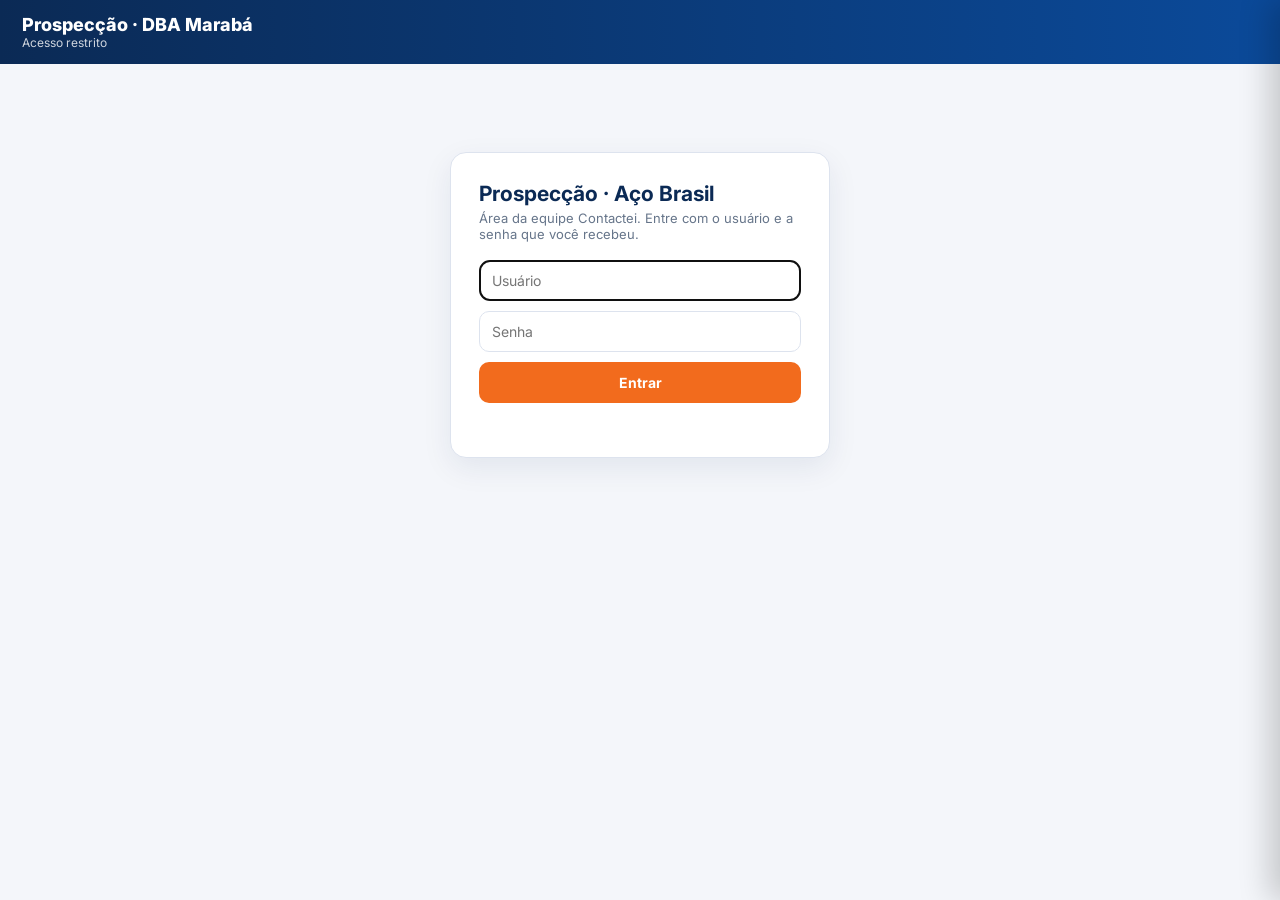
<file: portal/prospeccao.html>
<!doctype html>
<html lang="pt-BR">
<head>
<meta charset="utf-8">
<meta name="viewport" content="width=device-width,initial-scale=1">
<title>Prospecção · Contactei · Aço Brasil</title>
<link href="https://fonts.googleapis.com/css2?family=Inter:wght@400;500;600;700;800&display=swap" rel="stylesheet">
<style>
:root{--marinho:#0b2a55;--azul:#0b4a9a;--laranja:#f26b1d;--fundo:#f4f6fa;--borda:#dde3ee;--texto:#1d2a3a;--sub:#66758a;--ok:#1f9d55;--mid:#e0a106;--bad:#e2483d;--roxo:#7a47aa}
*{box-sizing:border-box}
body{margin:0;font-family:Inter,system-ui,Arial,sans-serif;background:var(--fundo);color:var(--texto);font-size:14px}
button,input,select,textarea{font:inherit}
header{background:linear-gradient(90deg,#0b2a55,#0b4a9a);color:#fff;padding:14px 22px;display:flex;align-items:center;gap:14px;flex-wrap:wrap}
header h1{font-size:18px;margin:0;font-weight:800}
header .sub{font-size:12px;opacity:.8}
header .sp{flex:1}
.btn{background:#ffffff1f;color:#fff;border:1px solid #ffffff40;border-radius:999px;padding:7px 14px;cursor:pointer;font-weight:600}
.btn.on,.btn:hover{background:var(--laranja);border-color:var(--laranja)}
.abas{background:#fff;border-bottom:1px solid var(--borda);display:flex;gap:4px;padding:0 18px;overflow-x:auto}
.abas button{background:none;border:0;border-bottom:3px solid transparent;padding:13px 14px;cursor:pointer;font-weight:600;color:var(--sub);white-space:nowrap}
.abas button.on{color:var(--marinho);border-color:var(--laranja)}
main{max-width:1500px;margin:0 auto;padding:18px}
.g{display:grid;gap:14px}.g4{grid-template-columns:repeat(auto-fit,minmax(190px,1fr))}.g3{grid-template-columns:repeat(3,1fr)}.g2{grid-template-columns:1fr 1fr}
@media(max-width:900px){.g4,.g3,.g2{grid-template-columns:1fr 1fr}}
@media(max-width:560px){.g4,.g3,.g2{grid-template-columns:1fr}}
.box{background:#fff;border:1px solid var(--borda);border-radius:14px;padding:16px;margin-bottom:14px}
.box h2{margin:0 0 2px;font-size:15px;color:var(--marinho)}.box .sub{color:var(--sub);font-size:12px;margin-bottom:12px}
.kpi{background:#fff;border:1px solid var(--borda);border-left:4px solid var(--azul);border-radius:12px;padding:14px}
.kpi .l{font-size:11px;font-weight:700;color:var(--sub);text-transform:uppercase;letter-spacing:.04em}
.kpi .v{font-size:26px;font-weight:800;color:var(--marinho);margin:4px 0}.kpi .d{font-size:12px;color:var(--sub)}
.tit{margin:4px 0 14px}.tit .sup{font-size:11px;font-weight:700;color:var(--laranja);letter-spacing:.08em;text-transform:uppercase}.tit h1{margin:2px 0;font-size:22px;color:var(--marinho)}
.hb{display:grid;grid-template-columns:170px 1fr 70px;gap:8px;align-items:center;margin:6px 0;font-size:13px}
.barra{background:#eef2f8;border-radius:6px;height:12px;overflow:hidden}.barra i{display:block;height:100%;background:linear-gradient(90deg,#0b4a9a,#3b7dd8);border-radius:6px}
.hb b{text-align:right}
table{width:100%;border-collapse:collapse;font-size:13px}
th{text-align:left;font-size:11px;text-transform:uppercase;color:var(--sub);padding:8px;border-bottom:2px solid var(--borda);white-space:nowrap;position:sticky;top:0;background:#fff}
td{padding:8px;border-bottom:1px solid #eef1f6;vertical-align:top}
tr.cl{cursor:pointer}tr.cl:hover td{background:#f6f9ff}
.n{text-align:right;white-space:nowrap}
.rol{overflow:auto;max-height:640px}
.tag{display:inline-block;padding:2px 9px;border-radius:999px;font-size:11px;font-weight:700;white-space:nowrap;background:#eef2f8;color:var(--marinho)}
.t1{background:#e8f0fe;color:#1f57a3}.t2{background:#fff4d6;color:#8a6200}.t3{background:#ffe7d6;color:#b04a00}.tq{background:#dcf5e5;color:#13703c}.tx{background:#fde3e1;color:#b3261e}.tt{background:#efe5f8;color:#5c2b8f}.tr{background:#e3f4f7;color:#0f6b7a}
.fil{display:flex;flex-wrap:wrap;gap:8px;align-items:center;margin-bottom:12px}
.fil input,.fil select{padding:8px 10px;border:1px solid var(--borda);border-radius:8px;background:#fff}
.fil input{min-width:240px}
.pag{display:flex;gap:6px;align-items:center;justify-content:flex-end;margin-top:10px}
.pag button{border:1px solid var(--borda);background:#fff;border-radius:8px;padding:6px 10px;cursor:pointer}
.vazio{color:var(--sub);text-align:center;padding:24px}
.carga{padding:60px;text-align:center;color:var(--sub)}
.spin{width:34px;height:34px;border:4px solid #dde3ee;border-top-color:var(--laranja);border-radius:50%;animation:g 1s linear infinite;margin:0 auto 12px}@keyframes g{to{transform:rotate(360deg)}}
/* login */
.login{max-width:380px;margin:70px auto;background:#fff;border:1px solid var(--borda);border-radius:16px;padding:28px;box-shadow:0 10px 30px #0b2a5514}
.login h2{margin:0 0 4px;color:var(--marinho)}.login p{color:var(--sub);margin:0 0 18px;font-size:13px}
.login input{width:100%;padding:11px 12px;border:1px solid var(--borda);border-radius:10px;margin-bottom:10px}
.login button{width:100%;padding:12px;border:0;border-radius:10px;background:var(--laranja);color:#fff;font-weight:700;cursor:pointer}
.err{color:var(--bad);font-size:13px;min-height:18px;margin-top:8px}
/* painel lateral */
.ov{position:fixed;inset:0;background:#0b2a5566;display:none;z-index:50}.ov.on{display:block}
.pn{position:fixed;top:0;right:0;bottom:0;width:min(560px,100%);background:#fff;z-index:51;transform:translateX(100%);transition:.2s;overflow:auto;box-shadow:-10px 0 30px #0003}
.pn.on{transform:none}
.pn .hd{background:var(--marinho);color:#fff;padding:16px 18px;position:sticky;top:0;z-index:2}
.pn .hd h3{margin:0;font-size:16px}.pn .hd .x{float:right;background:none;border:0;color:#fff;font-size:22px;cursor:pointer;line-height:1}
.pn .bd{padding:16px 18px}
.dl{display:grid;grid-template-columns:130px 1fr;gap:6px 10px;font-size:13px;margin-bottom:14px}.dl b{color:var(--sub);font-weight:600}
.chips{display:flex;flex-wrap:wrap;gap:6px;margin:6px 0 12px}
.chip{border:1px solid var(--borda);background:#fff;border-radius:999px;padding:7px 12px;cursor:pointer;font-weight:600;font-size:13px}
.chip.on{background:var(--marinho);color:#fff;border-color:var(--marinho)}
.chip.q.on{background:var(--ok);border-color:var(--ok)}.chip.x.on{background:var(--bad);border-color:var(--bad)}
.fm label{display:block;font-size:12px;font-weight:700;color:var(--sub);margin:10px 0 4px;text-transform:uppercase}
.fm input,.fm select,.fm textarea{width:100%;padding:9px 10px;border:1px solid var(--borda);border-radius:8px}
.fm textarea{min-height:80px;resize:vertical}
.salvar{margin-top:14px;width:100%;padding:12px;border:0;border-radius:10px;background:var(--laranja);color:#fff;font-weight:700;cursor:pointer;font-size:15px}
.salvar:disabled{opacity:.5;cursor:default}
.hist{border-left:3px solid var(--borda);padding-left:12px;margin-top:6px}.hist div{margin-bottom:10px;font-size:12px}.hist small{color:var(--sub)}
.wa{color:#128c4b;font-weight:700;text-decoration:none}
.meta{height:10px;background:#eef2f8;border-radius:6px;overflow:hidden;margin-top:6px}.meta i{display:block;height:100%;background:linear-gradient(90deg,#1f9d55,#5bd16f)}
.toast{position:fixed;bottom:20px;left:50%;transform:translateX(-50%);background:var(--marinho);color:#fff;padding:10px 18px;border-radius:10px;z-index:60;display:none;font-weight:600}
.dest{background:#f0fbf4;border:1px solid #bfe8cf;border-radius:10px;padding:10px 12px;margin-top:6px}
.lnk{color:var(--azul);cursor:pointer;font-weight:600;text-decoration:underline}
.cols{display:flex;align-items:flex-end;gap:6px;height:150px;padding-top:10px}
.cols .c{flex:1;display:flex;flex-direction:column;align-items:center;gap:4px;font-size:10px;color:var(--sub)}
.cols .c i{display:block;width:100%;max-width:34px;background:linear-gradient(#3b7dd8,#0b4a9a);border-radius:5px 5px 0 0}
.cols .c b{color:var(--marinho);font-size:11px}
</style>
</head>
<body>
<header>
  <div><h1>Prospecção · <span id="uniNome">DBA Marabá</span></h1><div class="sub" id="st">carregando…</div></div>
  <div class="sp"></div>
  <span id="topo" style="display:none;gap:8px;align-items:center;flex-wrap:wrap">
    <button class="btn on" data-u="maraba">Marabá</button><button class="btn" data-u="belem">Belém</button>
    <button class="btn" id="btAtu">Atualizar</button><button class="btn" id="btSair">Sair</button>
  </span>
</header>
<nav class="abas" id="abas" style="display:none"></nav>
<main id="app"><div class="carga"><div class="spin"></div>Carregando…</div></main>
<div class="ov" id="ov"></div>
<aside class="pn" id="pn"></aside>
<div class="toast" id="toast"></div>
<script>
/* ===================== CONFIGURAÇÃO ===================== */
const PUB_LEADS={
  maraba:"https://docs.google.com/spreadsheets/d/e/2PACX-1vSWkUwIA-PcekRj-_pjqx5QaorNtpov6LEijjKBumZacl1zn4qzelC9Ck3ikI0s0d-6WnAC9VKuwIIB/pub?single=true&output=csv&gid=",
  belem:"https://docs.google.com/spreadsheets/d/e/2PACX-1vS7Cz40wQ3c1egLW4eIM7PtA1IDEo0mGxM_Zee3b-Og1fIkx-HZZut8kuhuVHZ9ZHMafJ1eZB80Feh-/pub?single=true&output=csv&gid="
};
const PUB_MAB="https://docs.google.com/spreadsheets/d/e/2PACX-1vRawbhvAjRq68EavM2MejbGZYjPLZDZ9-pmI3t56E3tgudNnnkcHGwYj6HAOFTZ0t-lfVBOQ1LGGK8H/pub?single=true&output=csv&gid=";
const PUB_BEL="https://docs.google.com/spreadsheets/d/e/2PACX-1vR48DjCVdLNMOQzoD-C_LGMecUY4Ypk2SNSxyc95hg5X9YRuGXIUbC9E5sQHu8DYvNM53jUShwU0PXA/pub?single=true&output=csv&gid=";
const UNI={
  maraba:{nome:"DBA Marabá",leads:PUB_LEADS.maraba+"191255704",base:PUB_LEADS.maraba+"1766895491",fat:PUB_MAB+"910000001",fmt:"novo",
    destinos:["Israel / Stefanny","Jadson / Rebeca","Rafael / Martinho","Jessica","Matheus"]},
  belem:{nome:"DBA Belém",leads:PUB_LEADS.belem+"191255704",base:"",fat:PUB_BEL+"1363505846",fmt:"belem",
    destinos:["Alcir","Francitonio","Raphael","Cibelle","Renato","Jennifer","Alvaro","Fabio / Marcelle","Alessandra / Jessica"]}
};
const INICIO={maraba:"2026-08-01",belem:"2026-09-01"}; // início do trabalho da Contactei: Marabá em agosto, Belém em setembro/2026
const META_DIA=40;                        // meta de leads trabalhados por dia (ideia: barra de progresso)
const ETAPAS=["1ª tentativa","2ª tentativa","3ª tentativa","Qualificado","Sem qualificação (3 tent.)","Transferido","Div. banner"];
const ETAPA_TAG={"1ª tentativa":"t1","2ª tentativa":"t2","3ª tentativa":"t3","Qualificado":"tq","Sem qualificação (3 tent.)":"tx","Transferido":"tt","Div. banner":"tr","Reagendar":"tr"};
const MES=["jan","fev","mar","abr","mai","jun","jul","ago","set","out","nov","dez"];
const ABAS=[["dash","Dashboard"],["leads","Leads"],["vendas","Vendas da prospecção"],["hist","Histórico"]];

/* ===================== PONTE COM O SITE ===================== */
const DENTRO=window.parent!==window; let SEQ=0; const PEND={};
addEventListener("message",e=>{const d=e.data||{};if(d.id&&PEND[d.id]){PEND[d.id](d);delete PEND[d.id]}if(d.tipo=="sessao"){SESS=d.s;iniciar()}});
function pede(msg,timeout){return new Promise(res=>{const id="m"+(++SEQ)+"_"+Date.now();PEND[id]=res;parent.postMessage({...msg,id},"*");setTimeout(()=>{if(PEND[id]){delete PEND[id];res({r:{ok:false,erro:"sem resposta do site"},ok:false,text:""})}},timeout||60000)})}
async function ft(u){const url=u+"&t="+Date.now();if(!DENTRO){const r=await fetch(url);return r.ok?r.text():""}const d=await pede({tipo:"fx",u:url},90000);return d.ok?d.text:""}
async function back(tipo,dados){if(!DENTRO)return MOCK(tipo,dados);const d=await pede({tipo,...dados});return d.r||{ok:false,erro:"sem resposta"}}
setInterval(()=>{if(DENTRO)parent.postMessage({tipo:"alt",h:document.documentElement.scrollHeight+40},"*")},800);

/* modo teste fora do Wix: grava só na memória do navegador */
const MOCKDB=[];function MOCK(t,d){if(t=="login")return d.u&&d.p?{ok:true,token:"teste",nome:"Teste",papel:"operador"}:{ok:false,erro:"Usuário ou senha inválidos"};
  if(t=="acoes")return{ok:true,itens:MOCKDB.filter(x=>x.unidade==d.uni)};if(t=="reg"){const x={...d.a,usuario:"Teste",data:new Date().toISOString()};MOCKDB.push(x);return{ok:true,data:x.data}}return{ok:false}}

/* ===================== UTILIDADES ===================== */
function csv(t){const L=[];let r=[],c="",q=false;for(let i=0;i<t.length;i++){const ch=t[i];if(q){if(ch=='"'){if(t[i+1]=='"'){c+='"';i++}else q=false}else c+=ch}else if(ch=='"')q=true;else if(ch==","){r.push(c);c=""}else if(ch=="\n"){r.push(c);L.push(r);r=[];c=""}else if(ch!="\r")c+=ch}r.push(c);L.push(r);return L}
const num=v=>{v=String(v||"").trim();if(!v)return 0;return parseFloat(v.replace(/\./g,"").replace(",","."))||0};
const dig=s=>String(s||"").replace(/\D/g,"");const z0=s=>dig(s).replace(/^0+/,"");
const nn=s=>String(s||"").normalize("NFD").replace(/[\u0300-\u036f]/g,"").toUpperCase().replace(/\b(LTDA|ME|EPP|EIRELI|S\/?A|SA)\b/g,"").replace(/[^A-Z0-9]/g,"");
const esc=s=>String(s==null?"":s).replace(/[&<>"]/g,c=>({"&":"&amp;","<":"&lt;",">":"&gt;",'"':"&quot;"}[c]));
const f0=v=>(+v||0).toLocaleString("pt-BR",{maximumFractionDigits:0});const f1=v=>(+v||0).toLocaleString("pt-BR",{minimumFractionDigits:1,maximumFractionDigits:1});
const pc=(a,b)=>b?a/b*100:0;const sum=(a,f)=>a.reduce((s,x)=>s+(f?f(x):x),0);
const hojeISO=()=>{const d=new Date();return d.getFullYear()+"-"+String(d.getMonth()+1).padStart(2,"0")+"-"+String(d.getDate()).padStart(2,"0")};
const dataBR=iso=>{if(!iso)return"–";const d=new Date(iso);return isNaN(d)?String(iso):d.toLocaleDateString("pt-BR")};
const dataHoraBR=iso=>{const d=new Date(iso);return isNaN(d)?"–":d.toLocaleDateString("pt-BR")+" "+d.toLocaleTimeString("pt-BR",{hour:"2-digit",minute:"2-digit"})};
const tagE=e=>e?`<span class="tag ${ETAPA_TAG[e]||""}">${esc(e)}</span>`:'<span class="tag">Não iniciado</span>';
const titulo=s=>String(s||"").toLowerCase().replace(/(^|\s)\S/g,m=>m.toUpperCase());
function toast(t){const e=document.getElementById("toast");e.textContent=t;e.style.display="block";clearTimeout(e._t);e._t=setTimeout(()=>e.style.display="none",2600)}
function hbars(arr,fmt){const mx=Math.max(1,...arr.map(x=>x[1]));return arr.map(([n,v,extra])=>`<div class="hb"><span title="${esc(n)}">${esc(n)}</span><div class="barra"><i style="width:${v/mx*100}%"></i></div><b>${fmt?fmt(v):f0(v)}${extra||""}</b></div>`).join("")||'<div class="vazio">Sem dados</div>'}
function waLink(tel){const d=dig(tel);if(d.length<10)return esc(tel||"");const n=d.length<=11?"55"+d:d;return `<a class="wa" target="_blank" href="https://wa.me/${n}">${esc(tel)} ↗</a>`}

/* ===================== ESTADO ===================== */
let SESS=null, U="maraba", ABA="dash", LEADS=[], ACOES=[], VENDAS=null, PAG=0, FIL={q:"",rota:"",etapa:"",dest:"",cid:""}, ATUAL=null, CARREGANDO=false;
try{U=localStorage.getItem("prosp_uni")||U;ABA=localStorage.getItem("prosp_aba")||ABA}catch(_){}
const app=document.getElementById("app");

/* ===================== LOGIN ===================== */
function telaLogin(msg){
  document.getElementById("topo").style.display="none";document.getElementById("abas").style.display="none";document.getElementById("st").textContent="Acesso restrito";
  app.innerHTML=`<div class="login"><h2>Prospecção · Aço Brasil</h2><p>Área da equipe Contactei. Entre com o usuário e a senha que você recebeu.</p>
  <input id="lu" placeholder="Usuário" autocomplete="username"><input id="lp" type="password" placeholder="Senha" autocomplete="current-password">
  <button id="lb">Entrar</button><div class="err" id="le">${esc(msg||"")}</div></div>`;
  const go=async()=>{const u=lu.value.trim(),p=lp.value;if(!u||!p){le.textContent="Preencha usuário e senha";return}lb.disabled=true;lb.textContent="Entrando…";
    const r=await back("login",{u,p});lb.disabled=false;lb.textContent="Entrar";if(!r.ok){le.textContent=r.erro||"Não foi possível entrar";return}SESS=r;iniciar()};
  lb.onclick=go;lp.onkeydown=e=>{if(e.key=="Enter")go()};lu.focus();
}
document.getElementById("btSair").onclick=()=>{SESS=null;if(DENTRO)parent.postMessage({tipo:"sair"},"*");telaLogin("Você saiu.")};

/* ===================== CARGA ===================== */
async function carregar(){
  if(CARREGANDO)return;CARREGANDO=true;const u=U;
  document.getElementById("st").textContent="lendo a lista de leads…";
  if(!LEADS.length||LEADS.u!=u)app.innerHTML='<div class="carga"><div class="spin"></div>Lendo a lista de leads de '+UNI[u].nome+'…</div>';
  try{
    const [t1,ra]=await Promise.all([ft(UNI[u].leads),back("acoes",{tk:SESS.token,uni:u})]);
    if(u!=U){CARREGANDO=false;return}
    if(ra&&ra.ok===false&&/Sess/.test(ra.erro||"")){CARREGANDO=false;SESS=null;telaLogin(ra.erro);return}
    const L=csv(t1);const h=L.findIndex(r=>r[1]&&/raz/i.test(r[1]));const out=[];
    L.slice(h+1).forEach(r=>{if(!r[1]||!r[1].trim())return;const cnpj=dig(r[6]),sap=z0(r[17]);
      const chave=cnpj?("c"+cnpj):sap?("s"+sap):("n"+nn(r[1]).slice(0,40));
      out.push({chave,n:r[0],razao:r[1].trim(),etapaPl:(r[2]||"").trim(),ult:r[3],dias:r[4],cnpj,cid:titulo(r[7]),uf:r[8],rota:titulo((r[9]||"").replace(/^rota\s+/i,""))||"Sem rota",
        vend:r[10],status:r[11],comprador:r[12],tel1:r[13],tel2:r[14],conf:r[15],relatoPl:r[16],sap,email:r[18]})});
    LEADS=out;LEADS.u=u;ACOES=(ra&&ra.itens)||[];aplicaAcoes();VENDAS=null;
    document.getElementById("st").textContent=`${f0(LEADS.length)} leads · atualizado às ${new Date().toLocaleTimeString("pt-BR",{hour:"2-digit",minute:"2-digit"})} · ${esc(SESS.nome)}`;
    render();
  }catch(e){app.innerHTML='<div class="box vazio">Não consegui ler a lista de leads agora. Clique em Atualizar. ('+esc(e.message||e)+')</div>'}
  CARREGANDO=false;
}
/* na planilha, a coluna "Vendedor Atual" já traz a dupla quando o lead foi direcionado (ex.: "Rafael / Martinho") */
const EMAIL_DUPLA={"rafaelmartinho":"Rafael / Martinho","israelstefanny":"Israel / Stefanny","jadsonrebeca":"Jadson / Rebeca"};
function destEmail(e){const k=String(e||"").toLowerCase().split("@")[0].replace(/le+ads$/,"");return U=="maraba"?(EMAIL_DUPLA[k]||""):""}
function destPlanilha(v){const s=nn(v);if(!s)return"";const ds=UNI[U].destinos;
  const d=ds.find(x=>nn(x)==s)||ds.find(x=>x.includes("/")&&x.split("/").every(p=>s.includes(nn(p).slice(0,5))));return d||""}
function aplicaAcoes(){
  const ult={},hist={},hd={},ha={};ACOES.forEach(a=>{const o=a.tipo=="dupla"?hd:a.tipo=="atrib"?ha:hist;(o[a.chave]=o[a.chave]||[]).push(a)});
  Object.values(hist).forEach(h=>h.sort((a,b)=>new Date(a.data)-new Date(b.data)));
  LEADS.forEach(l=>{const h=hist[l.chave]||[];l.hist=h;const a=h[h.length-1];
    l.etapa=a&&a.etapa?a.etapa:l.etapaPl;l.destino=destEmail(l.email)||destPlanilha(l.vend);for(let i=h.length-1;i>=0;i--)if(h[i].destino){l.destino=h[i].destino;break}
    l.proximo=a?a.proximo:"";l.relato=a&&a.relato?a.relato:l.relatoPl;l.ultAcao=a?a.data:null;l.trab=!!l.etapa;const at=ha[l.chave]||[];if(at.length)l.destino=at[at.length-1].destino;else if(U=="belem")l.destino="";const d=hd[l.chave]||[];const ud=d[d.length-1];l.stDupla=ud?ud.statusDupla:"";l.obsDupla=ud?ud.obs:""})
}

/* ===================== RENDER ===================== */
function iniciar(){
  if(!SESS||!SESS.ok){telaLogin();return}
  document.getElementById("topo").style.display="flex";const ab=document.getElementById("abas");ab.style.display="flex";
  ab.innerHTML=ABAS.map(([k,t])=>`<button data-k="${k}" class="${k==ABA?"on":""}">${t}</button>`).join("");
  ab.onclick=e=>{const b=e.target.closest("[data-k]");if(!b)return;ABA=b.dataset.k;try{localStorage.setItem("prosp_aba",ABA)}catch(_){}render();scrollTo(0,0)};
  document.querySelectorAll("[data-u]").forEach(b=>{b.classList.toggle("on",b.dataset.u==U);b.onclick=()=>{if(U==b.dataset.u)return;U=b.dataset.u;try{localStorage.setItem("prosp_uni",U)}catch(_){}document.querySelectorAll("[data-u]").forEach(x=>x.classList.toggle("on",x.dataset.u==U));uniNome.textContent=UNI[U].nome;PAG=0;FIL={q:"",rota:"",etapa:"",dest:"",cid:""};LEADS=[];carregar()}});
  uniNome.textContent=UNI[U].nome;document.getElementById("btAtu").onclick=()=>{LEADS.u="";carregar()};
  carregar();
}
function render(){
  document.querySelectorAll("#abas [data-k]").forEach(b=>b.classList.toggle("on",b.dataset.k==ABA));
  if(!LEADS.length){app.innerHTML='<div class="carga"><div class="spin"></div>Carregando…</div>';return}
  const V={dash:vDash,leads:vLeads,vendas:vVendas,hist:vHist}[ABA]||vDash;app.innerHTML=V();
  if(ABA=="leads")ligaLeads();if(ABA=="vendas"&&!VENDAS)carregaVendas();
}
const kpi=(l,v,d,c)=>`<div class="kpi" style="border-left-color:${c||"var(--azul)"}"><div class="l">${l}</div><div class="v">${v}</div><div class="d">${d||""}</div></div>`;
const tit=(s,h)=>`<div class="tit"><div class="sup">${s}</div><h1>${h}</h1></div>`;

/* ---------- DASHBOARD ---------- */
function vDash(){
  const tot=LEADS.length,trab=LEADS.filter(l=>l.trab),q=LEADS.filter(l=>l.etapa=="Qualificado"),sq=LEADS.filter(l=>/Sem qualif/.test(l.etapa));
  const dir=LEADS.filter(l=>l.destino),hj=hojeISO();
  const ban=LEADS.filter(l=>l.hist.some(a=>a.etapa=="Div. banner")),banHoje=ACOES.filter(a=>a.etapa=="Div. banner"&&new Date(a.data).toDateString()==new Date().toDateString()).length;
  const acHoje=ACOES.filter(a=>String(a.data).slice(0,10)==hj||new Date(a.data).toDateString()==new Date().toDateString());
  const leadsHoje=new Set(acHoje.map(a=>a.chave)).size;
  const porEt=ETAPAS.map(e=>[e=="Div. banner"?"Divulgação de Banner":e,LEADS.filter(l=>l.etapa==e).length]).filter(x=>x[1]);porEt.unshift(["Não iniciado",tot-trab.length]);
  const rotas={};LEADS.forEach(l=>{const o=rotas[l.rota]=rotas[l.rota]||{t:0,w:0,q:0};o.t++;if(l.trab)o.w++;if(l.etapa=="Qualificado")o.q++});
  const rt=Object.entries(rotas).sort((a,b)=>b[1].t-a[1].t);
  const dest={};q.forEach(l=>{const k=l.destino||(U=="belem"?"⏳ Aguardando Supervisão":"⚠ Sem dupla definida");dest[k]=(dest[k]||0)+1});
  const dias=[];for(let i=13;i>=0;i--){const d=new Date();d.setDate(d.getDate()-i);const k=d.toDateString();dias.push([d.getDate()+"/"+(d.getMonth()+1),new Set(ACOES.filter(a=>new Date(a.data).toDateString()==k).map(a=>a.chave)).size])}
  const mxD=Math.max(1,...dias.map(x=>x[1]));
  return tit("Dashboard · "+UNI[U].nome,"Como está a prospecção")+
  `<div class="g g4">${kpi("Total de leads",f0(tot),"lista de prospecção da unidade")}
  ${kpi("Leads trabalhados",f0(trab.length),f1(pc(trab.length,tot))+"% da lista iniciada","var(--laranja)")}
  ${kpi("Qualificados",f0(q.length),f1(pc(q.length,trab.length))+"% dos trabalhados · "+f0(dir.length)+" direcionados","var(--ok)")}
  ${kpi("Sem qualificação",f0(sq.length),"após 3 tentativas","var(--bad)")}
  ${kpi("Divulgação de Banner",f0(ban.length),"clientes que receberam o banner · "+banHoje+" hoje","#0f6b7a")}</div>
  <div class="g g2" style="margin-top:14px">
   <div class="box"><h2>Meta do dia</h2><div class="sub">Leads trabalhados hoje no site · meta de ${META_DIA} por dia</div>
    <div style="font-size:30px;font-weight:800;color:var(--marinho)">${leadsHoje} <span style="font-size:14px;color:var(--sub);font-weight:600">de ${META_DIA}</span></div>
    <div class="meta"><i style="width:${Math.min(100,pc(leadsHoje,META_DIA))}%"></i></div>
</div>
   <div class="box"><h2>Produtividade · últimos 14 dias</h2><div class="sub">Leads com ação registrada no site por dia</div>
    <div class="cols">${dias.map(([d,v])=>`<div class="c"><b>${v||""}</b><i style="height:${v/mxD*110}px"></i>${d}</div>`).join("")}</div></div>
  </div>
  <div class="g g2">
   <div class="box"><h2>Funil de prospecção</h2><div class="sub">Etapa atual de cada lead</div>${hbars(porEt)}</div>
   <div class="box"><h2>Qualificados por dupla / vendedor</h2><div class="sub">Para quem os leads qualificados foram direcionados</div>${hbars(Object.entries(dest).sort((a,b)=>b[1]-a[1]))}</div>
  </div>
  <div class="box"><h2>Cobertura por rota</h2><div class="sub">Leads trabalhados sobre o total de cada rota</div>
   <div class="rol"><table><thead><tr><th>Rota</th><th class="n">Leads</th><th class="n">Trabalhados</th><th class="n">Qualificados</th><th style="width:40%">% iniciada</th></tr></thead><tbody>
   ${rt.map(([r,o])=>`<tr class="cl" onclick="FIL={q:'',rota:'${esc(r).replace(/'/g,"\\'")}',etapa:'',dest:'',cid:''};PAG=0;ABA='leads';render()"><td><b>${esc(r)}</b></td><td class="n">${f0(o.t)}</td><td class="n">${f0(o.w)}</td><td class="n">${f0(o.q)}</td><td><div class="hb" style="grid-template-columns:1fr 60px;margin:0"><div class="barra"><i style="width:${pc(o.w,o.t)}%"></i></div><b>${f1(pc(o.w,o.t))}%</b></div></td></tr>`).join("")}
   </tbody></table></div></div>`;
}

/* ---------- LEADS ---------- */
function filtrados(){const q=nn(FIL.q),qd=dig(FIL.q);return LEADS.filter(l=>(!FIL.rota||l.rota==FIL.rota)&&(!FIL.cid||l.cid==FIL.cid)&&(!FIL.dest||l.destino==FIL.dest)&&
  (!FIL.etapa||(FIL.etapa=="__ni"?!l.trab:l.etapa==FIL.etapa))&&(!q||nn(l.razao).includes(q)||(qd.length>=4&&(l.cnpj.includes(qd)||dig(l.tel1).includes(qd)||dig(l.tel2).includes(qd)))))}
function vLeads(){
  const rotas=[...new Set(LEADS.map(l=>l.rota))].sort(),cids=[...new Set(LEADS.filter(l=>!FIL.rota||l.rota==FIL.rota).map(l=>l.cid))].filter(Boolean).sort();
  const F=filtrados(),PP=50,np=Math.max(1,Math.ceil(F.length/PP));if(PAG>=np)PAG=np-1;const pg=F.slice(PAG*PP,PAG*PP+PP);
  const opt=(v,arr,todos)=>`<option value="">${todos}</option>`+arr.map(x=>`<option ${x==v?"selected":""} value="${esc(x)}">${esc(x)}</option>`).join("");
  return tit("Leads · "+UNI[U].nome,"Lista de trabalho")+
  `<div class="box"><div class="fil">
   <input id="fq" placeholder="Buscar razão social, CNPJ ou telefone" value="${esc(FIL.q)}">
   <select id="fr">${opt(FIL.rota,rotas,"Todas as rotas")}</select>
   <select id="fc">${opt(FIL.cid,cids,"Todas as cidades")}</select>
   <select id="fe"><option value="">Todas as etapas</option><option value="__ni" ${FIL.etapa=="__ni"?"selected":""}>Não iniciado</option>${ETAPAS.map(e=>`<option ${e==FIL.etapa?"selected":""}>${e}</option>`).join("")}</select>
   <select id="fd">${opt(FIL.dest,UNI[U].destinos,"Todas as duplas")}</select>
   <span class="sub" style="margin:0">${f0(F.length)} lead(s)</span>
   <span style="flex:1"></span><button class="pag" style="margin:0;border:1px solid var(--borda);background:#fff;border-radius:8px;padding:7px 12px;cursor:pointer" onclick="exportar()">⬇ Exportar CSV</button>
  </div>
  <div class="rol"><table><thead><tr><th>Nº</th><th>Razão social</th><th>Cidade · Rota</th><th>Telefone</th><th>Etapa</th><th>Dupla / vendedor</th><th>Última ação</th></tr></thead><tbody>
  ${pg.map(l=>`<tr class="cl" data-c="${esc(l.chave)}"><td>${esc(l.n)}</td><td><b>${esc(l.razao)}</b><br><small style="color:var(--sub)">${esc(l.status||"")}</small></td><td>${esc(l.cid)}<br><small style="color:var(--sub)">${esc(l.rota)}</small></td>
   <td>${esc(l.tel1||"–")}</td><td>${tagE(l.etapa)}</td>
   <td>${l.destino?`<b>${esc(l.destino)}</b>${l.stDupla?`<br><small style="color:var(--sub)">${esc(l.stDupla)}</small>`:""}`:'<span style="color:var(--sub)">–</span>'}</td><td>${l.ultAcao?dataHoraBR(l.ultAcao):'<span style="color:var(--sub)">pela planilha</span>'}</td></tr>`).join("")||'<tr><td colspan="7" class="vazio">Nenhum lead com esses filtros</td></tr>'}
  </tbody></table></div>
  <div class="pag"><button onclick="PAG=Math.max(0,PAG-1);render()">◀</button><span>Página ${PAG+1} de ${np}</span><button onclick="PAG=Math.min(${np-1},PAG+1);render()">▶</button></div></div>`;
}
function ligaLeads(){
  const fq=document.getElementById("fq");let tmr;fq.oninput=()=>{clearTimeout(tmr);tmr=setTimeout(()=>{FIL.q=fq.value;PAG=0;const p=fq.selectionStart;render();const n=document.getElementById("fq");n.focus();n.setSelectionRange(p,p)},350)};
  fr.onchange=()=>{FIL.rota=fr.value;FIL.cid="";PAG=0;render()};fc.onchange=()=>{FIL.cid=fc.value;PAG=0;render()};fe.onchange=()=>{FIL.etapa=fe.value;PAG=0;render()};fd.onchange=()=>{FIL.dest=fd.value;PAG=0;render()};
  document.querySelectorAll("tr[data-c]").forEach(tr=>tr.onclick=()=>abrir(tr.dataset.c));
}
function exportar(){const F=filtrados();const cols=["Nº","Razão Social","CNPJ","Cidade","Rota","Telefone 1","Telefone 2","Email","Etapa","Dupla/vendedor","Comprador","Relato"];
  const lin=[cols].concat(F.map(l=>[l.n,l.razao,l.cnpj,l.cid,l.rota,l.tel1,l.tel2,l.email,l.etapa,l.destino,(l.hist.slice(-1)[0]||{}).comprador||l.comprador,l.relato]));
  const t="\ufeff"+lin.map(r=>r.map(x=>'"'+String(x==null?"":x).replace(/"/g,'""')+'"').join(";")).join("\n");
  const a=document.createElement("a");a.href=URL.createObjectURL(new Blob([t],{type:"text/csv;charset=utf-8"}));a.download="leads-"+U+"-"+hojeISO()+".csv";a.click()}

/* ---------- PAINEL DO LEAD (registrar o que foi feito) ---------- */
function abrir(chave){
  const l=LEADS.find(x=>x.chave==chave);if(!l)return;ATUAL={l,etapa:"",conf:"",dest:l.destino||""};
  const ult=l.hist.slice(-1)[0]||{};
  pn.innerHTML=`<div class="hd"><button class="x" onclick="fechar()">×</button><h3>${esc(l.razao)}</h3><div style="font-size:12px;opacity:.85">${esc(l.cid)} · ${esc(l.rota)} · ${tagE(l.etapa)}</div></div>
  <div class="bd">
   <div class="dl"><b>CNPJ</b><span>${esc(l.cnpj||"–")}</span><b>Telefone 1</b><span>${waLink(l.tel1)||"–"}</span><b>Telefone 2</b><span>${waLink(l.tel2)||"–"}</span>
    <b>E-mail</b><span>${esc(l.email||"–")}</span><b>Comprador</b><span>${esc(ult.comprador||l.comprador||"–")}</span><b>Status</b><span>${esc(l.status||"–")}</span>
    <b>Última compra</b><span>${esc(l.ult||"–")}</span><b>Vendedor atual</b><span>${esc(l.vend||"–")}</span><b>Dupla destino</b><span>${esc(l.destino||"–")}</span>${l.stDupla||l.obsDupla?`<b>Retorno da dupla</b><span><b>${esc(l.stDupla||"–")}</b>${l.obsDupla?" · "+esc(l.obsDupla):""}</span>`:""}</div>
   ${l.relato?`<div class="box" style="padding:10px;margin-bottom:12px;background:#f8fafd"><b style="font-size:12px;color:var(--sub)">RELATO ATUAL</b><div>${esc(l.relato)}</div></div>`:""}
   <div class="fm">
    <label>O que foi feito agora</label><div class="chips" id="chE">${ETAPAS.filter(e=>e!="Transferido").map(e=>`<button class="chip ${e=="Qualificado"?"q":/Sem qualif/.test(e)?"x":""}" data-e="${esc(e)}">${esc(e)}</button>`).join("")}</div>
    <label>Contato confirmado?</label><div class="chips" id="chC"><button class="chip" data-v="Sim">Sim</button><button class="chip" data-v="Não">Não</button></div>
    <div id="boxSup" style="display:none"><div class="dest">Em Belém, o vendedor é definido pela <b>Supervisão (Alessandra)</b>. Se o cliente já comprou, ele vai sozinho para o vendedor que vendeu.</div></div>
    <div id="boxDest" style="display:none"><label>Direcionar para (obrigatório no Qualificado)</label>
     <div class="dest"><select id="fDest"><option value="">Escolha a dupla ou o vendedor…</option>${UNI[U].destinos.map(d=>`<option ${d==l.destino?"selected":""}>${esc(d)}</option>`).join("")}</select></div></div>
    <label>Nome do comprador</label><input id="fComp" value="${esc(ult.comprador||l.comprador||"")}">
    <label>Telefone confirmado</label><input id="fTel" value="${esc(ult.telefone||l.tel1||"")}">
    <label>Relato</label><textarea id="fRel" placeholder="O que o cliente disse, o que ele compra, volume, concorrente, melhor horário…"></textarea>
    <button class="salvar" id="btSalvar" disabled>Salvar</button>
   </div>
   <h3 style="font-size:14px;color:var(--marinho);margin:22px 0 6px">Histórico deste lead</h3>
   <div class="hist">${l.hist.length?l.hist.slice().reverse().map(a=>`<div>${tagE(a.etapa)} ${a.destino?"→ <b>"+esc(a.destino)+"</b>":""}<br>${esc(a.relato||"")}<br><small>${dataHoraBR(a.data)} · ${esc(a.usuario||"")}${a.confirmado?" · confirmado: "+esc(a.confirmado):""}</small></div>`).join(""):`<div><small>Sem ações no site ainda.${l.etapaPl?" Pela planilha: "+esc(l.etapaPl):""}</small></div>`}</div>
  </div>`;
  ov.classList.add("on");pn.classList.add("on");pn.scrollTop=0;
  const valida=()=>{const q=ATUAL.etapa=="Qualificado"&&U!="belem";document.getElementById("boxDest").style.display=q?"block":"none";document.getElementById("boxSup").style.display=ATUAL.etapa=="Qualificado"&&U=="belem"?"block":"none";
    btSalvar.disabled=!ATUAL.etapa||(q&&!fDest.value)};
  chE.onclick=e=>{const b=e.target.closest("[data-e]");if(!b)return;ATUAL.etapa=b.dataset.e;chE.querySelectorAll(".chip").forEach(c=>c.classList.toggle("on",c==b));valida()};
  chC.onclick=e=>{const b=e.target.closest("[data-v]");if(!b)return;ATUAL.conf=b.dataset.v;chC.querySelectorAll(".chip").forEach(c=>c.classList.toggle("on",c==b))};
  fDest.onchange=valida;btSalvar.onclick=salvar;valida();
}
function fechar(){ov.classList.remove("on");pn.classList.remove("on");ATUAL=null}
ov.onclick=fechar;
async function salvar(){
  const l=ATUAL.l,q=ATUAL.etapa=="Qualificado"&&U!="belem";if(q&&!fDest.value){toast("Escolha a dupla ou o vendedor");return}
  btSalvar.disabled=true;btSalvar.textContent="Salvando…";
  const a={unidade:U,chave:l.chave,razao:l.razao,etapa:ATUAL.etapa,confirmado:ATUAL.conf,destino:q?fDest.value:"",comprador:fComp.value.trim(),telefone:fTel.value.trim(),relato:fRel.value.trim()};
  const r=await back("reg",{tk:SESS.token,a});
  if(!r.ok){btSalvar.disabled=false;btSalvar.textContent="Salvar";toast(r.erro||"Não salvou. Tente de novo.");if(/Sess/.test(r.erro||"")){SESS=null;fechar();telaLogin(r.erro)}return}
  ACOES.push({...a,usuario:SESS.nome,data:r.data||new Date().toISOString()});aplicaAcoes();fechar();render();
  toast(q?`Qualificado e direcionado para ${a.destino} ✔`:(a.etapa=="Qualificado"&&U=="belem"?"Qualificado ✔ · vai para a Supervisão Belém definir o vendedor":"Registrado ✔"));
}

/* ---------- HISTÓRICO ---------- */
function vHist(){
  const A=ACOES.slice().sort((a,b)=>new Date(b.data)-new Date(a.data)).slice(0,300);
  const porUs={};ACOES.forEach(a=>porUs[a.usuario||"–"]=(porUs[a.usuario||"–"]||0)+1);
  return tit("Histórico · "+UNI[U].nome,"Tudo o que foi registrado no site")+
  `<div class="g g2"><div class="box"><h2>Ações registradas</h2><div class="sub">Desde que o site entrou em uso</div><div style="font-size:30px;font-weight:800;color:var(--marinho)">${f0(ACOES.length)}</div><div class="sub">${f0(new Set(ACOES.map(a=>a.chave)).size)} leads diferentes</div></div>
   <div class="box"><h2>Por usuário</h2>${hbars(Object.entries(porUs).sort((a,b)=>b[1]-a[1]))}</div></div>
  <div class="box"><h2>Últimas 300 ações</h2><div class="rol"><table><thead><tr><th>Data</th><th>Lead</th><th>Etapa</th><th>Dupla</th><th>Relato</th><th>Usuário</th></tr></thead><tbody>
  ${A.map(a=>`<tr class="cl" onclick="abrir('${esc(a.chave)}')"><td>${dataHoraBR(a.data)}</td><td><b>${esc(a.razao||a.chave)}</b></td><td>${tagE(a.etapa)}</td><td>${esc(a.destino||"")}</td><td>${esc((a.relato||"").slice(0,100))}</td><td>${esc(a.usuario||"")}</td></tr>`).join("")||'<tr><td colspan="6" class="vazio">Nenhuma ação registrada no site ainda</td></tr>'}
  </tbody></table></div></div>`;
}

/* ---------- VENDAS DESDE O INÍCIO DA CONTACTEI ---------- */
async function carregaVendas(){
  const u=U;VENDAS={carregando:true,u};
  try{
    const [tf,tb]=await Promise.all([ft(UNI[u].fat),UNI[u].base?ft(UNI[u].base):Promise.resolve("")]);
    if(u!=U)return;
    const c2s={};if(tb){const B=csv(tb);const h=B.findIndex(r=>r.some(c=>/C.digo\s*\(?SAP/i.test(c||"")));if(h>=0){const iS=B[h].findIndex(c=>/C.digo\s*\(?SAP/i.test(c||"")),iC=B[h].findIndex(c=>/^CNPJ$/i.test((c||"").trim()));B.slice(h+1).forEach(r=>{if(r[iC]&&r[iS])c2s[dig(r[iC])]=z0(r[iS])})}}
    const F=csv(tf),NF=[];
    if(UNI[u].fmt=="novo"){F.slice(1).forEach(r=>{const d=(r[18]||"").split("/");if(d.length!=3||d[2]!="2026")return;const t=num(r[17]);if(!t)return;NF.push({cli:z0(r[10]),nome:r[11],m:+d[1],dt:d[2]+"-"+d[1].padStart(2,"0")+"-"+d[0].padStart(2,"0"),t,dupla:(r[21]||"").trim()})})}
    else{F.slice(1).forEach(r=>{if(r[234]!="2026")return;const t=num(r[235]);if(!t)return;const m=parseInt(r[238])||0;if(!m)return;const p=(r[100]||"").split("/");const dt=p.length==3?p[2]+"-"+p[0].padStart(2,"0")+"-"+p[1].padStart(2,"0"):"2026-"+String(m).padStart(2,"0")+"-01";NF.push({cli:z0(r[49]),nome:r[50],m,dt,t,dupla:titulo(r[233])})})}
    const porCli={},porNome={};NF.forEach(x=>{(porCli[x.cli]=porCli[x.cli]||[]).push(x);porNome[nn(x.nome)]=x.cli});
    const ini=INICIO[u],mIni=+ini.slice(5,7),res=[];
    LEADS.forEach(l=>{let k=l.sap||c2s[l.cnpj]||"",via=l.sap?"código SAP":k?"CNPJ":"";if(!k&&porNome[nn(l.razao)]){k=porNome[nn(l.razao)];via="nome"}
      const nf=k&&porCli[k];if(!nf)return;const dep=nf.filter(x=>x.dt>=ini);if(!dep.length)return;const ant=nf.filter(x=>x.dt<ini);
      const pm={};dep.forEach(x=>pm[x.m]=(pm[x.m]||0)+x.t);const prim=dep.reduce((a,x)=>x.dt<a?x.dt:a,"9999");
      const dupVend={};dep.forEach(x=>dupVend[x.dupla||"–"]=(dupVend[x.dupla||"–"]||0)+x.t);
      res.push({l,t:sum(dep,x=>x.t),nf:dep.length,prim,ult:dep.reduce((a,x)=>x.dt>a?x.dt:a,""),pm,antT:sum(ant,x=>x.t),novo:!ant.length,via,
        vendeu:Object.entries(dupVend).sort((a,b)=>b[1]-a[1])[0][0],posAcao:l.hist.length?prim>=String(l.hist[0].data).slice(0,10):null})});
    res.sort((a,b)=>b.t-a.t);VENDAS={u,res,mIni,mFim:Math.max(mIni,...NF.map(x=>x.m))};
  }catch(e){VENDAS={u,erro:String(e.message||e)}}
  if(ABA=="vendas"&&u==U)render();
}
function vVendas(){
  if(!VENDAS||VENDAS.carregando||VENDAS.u!=U)return tit("Vendas · "+UNI[U].nome,"Leads que compraram desde o início do trabalho")+'<div class="carga"><div class="spin"></div>Cruzando os leads com o faturamento…</div>';
  if(VENDAS.erro)return '<div class="box vazio">Não consegui ler o faturamento: '+esc(VENDAS.erro)+'</div>';
  const R=VENDAS.res,ms=[];for(let m=VENDAS.mIni;m<=VENDAS.mFim;m++)ms.push(m);
  const tT=sum(R,x=>x.t),nov=R.filter(x=>x.novo),reat=R.filter(x=>!x.novo),qual=LEADS.filter(l=>l.etapa=="Qualificado"),qComp=R.filter(x=>x.l.etapa=="Qualificado");
  const pmT=ms.map(m=>sum(R,x=>x.pm[m]||0));const mx=Math.max(1,...pmT);
  const porV={};R.forEach(x=>porV[x.vendeu]=(porV[x.vendeu]||0)+x.t);
  return tit("Vendas · "+UNI[U].nome,"Leads da prospecção que compraram desde "+(U=="belem"?"setembro":"agosto")+"/2026")+
  `<div class="g g4">${kpi("Leads que compraram",f0(R.length),"com nota faturada desde "+(U=="belem"?"01/09":"01/06"),"var(--ok)")}
   ${kpi("Volume vendido",f1(tT)+" t",f0(sum(R,x=>x.nf))+" itens de nota","var(--laranja)")}
   ${kpi("Clientes novos",f0(nov.length),f1(sum(nov,x=>x.t))+" t · sem compra em 2026 antes de "+(U=="belem"?"setembro":"agosto"),"var(--azul)")}
   ${kpi("Qualificados que compraram",f0(qComp.length),f1(pc(qComp.length,qual.length))+"% dos "+f0(qual.length)+" qualificados","var(--roxo)")}</div>
  <div class="g g2" style="margin-top:14px">
   <div class="box"><h2>Volume por mês</h2><div class="sub">Toneladas faturadas para os leads</div><div class="cols">${ms.map((m,i)=>`<div class="c"><b>${f1(pmT[i])}</b><i style="height:${pmT[i]/mx*110}px"></i>${MES[m-1]}</div>`).join("")}</div></div>
   <div class="box"><h2>Quem vendeu</h2><div class="sub">Toneladas por dupla / vendedor da nota</div>${hbars(Object.entries(porV).sort((a,b)=>b[1]-a[1]),v=>f1(v)+" t")}</div>
  </div>
  <div class="box"><h2>Leads que compraram</h2><div class="sub">Novo = não comprou em 2026 antes do início do trabalho · Reativado = já comprava · etapa e dupla vêm da prospecção</div>
  <div class="rol"><table><thead><tr><th>Cliente</th><th>Cidade</th><th>Etapa na prospecção</th><th>Tipo</th><th>Vendedor da nota</th>${ms.map(m=>`<th class="n">${MES[m-1]}</th>`).join("")}<th class="n">Total (t)</th><th class="n">1ª compra</th></tr></thead><tbody>
  ${R.map(x=>`<tr class="cl" onclick="abrir('${esc(x.l.chave)}')"><td><b>${esc(x.l.razao)}</b><br><small style="color:var(--sub)">ligado por ${esc(x.via)}</small></td><td>${esc(x.l.cid)}</td><td>${tagE(x.l.etapa)}${x.l.destino?"<br><small>→ "+esc(x.l.destino)+"</small>":""}</td>
   <td>${x.novo?'<span class="tag tq">Novo</span>':'<span class="tag t1">Reativado</span>'}</td><td>${esc(x.vendeu)}</td>${ms.map(m=>`<td class="n">${x.pm[m]?f1(x.pm[m]):""}</td>`).join("")}<td class="n"><b>${f1(x.t)}</b></td><td class="n">${dataBR(x.prim+"T12:00")}</td></tr>`).join("")||`<tr><td colspan="${ms.length+7}" class="vazio">Nenhum lead da lista comprou desde o início do trabalho</td></tr>`}
  <tr style="font-weight:800;background:#f6f8fc"><td colspan="5">Total</td>${pmT.map(v=>`<td class="n">${f1(v)}</td>`).join("")}<td class="n">${f1(tT)}</td><td></td></tr></tbody></table></div></div>`;
}

/* ===================== INÍCIO ===================== */
if(DENTRO)parent.postMessage({tipo:"pronto"},"*");else{SESS=null;telaLogin()}
setInterval(()=>{if(SESS&&!document.hidden&&!ATUAL)back("acoes",{tk:SESS.token,uni:U}).then(r=>{if(r&&r.ok){ACOES=r.itens;aplicaAcoes();if(ABA!="leads")render()}})},120000);
</script>
</body>
</html>
</file>
<file: assets/css/site.css>
:root{--marinho:#0b2a55;--azul:#0b4a9a;--verde:#5bd16f;--verde-esc:#0f9b3a;--laranja:#f26b1d;--texto:#16202e;--cinza:#5b6675;--claro:#f2f5f9;--borda:#dfe5ec}
*{box-sizing:border-box;margin:0;padding:0}
html{scroll-behavior:smooth;scroll-padding-top:84px}
body{font-family:"Segoe UI",system-ui,Roboto,Arial,sans-serif;color:var(--texto);background:#fff;line-height:1.5;overflow-x:hidden}
img{max-width:100%;display:block}
a{color:inherit}
:focus-visible{outline:3px solid var(--laranja);outline-offset:2px}
.pular{position:absolute;left:-999px;top:8px;background:#fff;padding:8px 12px;z-index:99}.pular:focus{left:8px}
.wrap{max-width:1240px;margin:0 auto;padding:0 20px}
.rotulo{display:flex;align-items:center;gap:8px;font-size:.72rem;font-weight:700;letter-spacing:1px;text-transform:uppercase;color:var(--marinho)}
.rotulo:before{content:"";width:24px;height:4px;border-radius:2px;background:var(--verde-esc)}
.rotulo.claro{color:var(--verde)}
.pendente{font-size:.8rem;opacity:.75;font-style:italic;margin-top:8px}

/* topo */
.topo{position:sticky;top:0;z-index:20;background:#fff;box-shadow:0 1px 0 var(--borda)}
.topo-in{max-width:1400px;margin:0 auto;padding:10px 20px;display:flex;align-items:center;gap:24px}
.marca{display:flex;align-items:center;gap:14px;text-decoration:none;flex-shrink:0}
.marca svg{height:54px;width:auto}.marca .sep{width:1px;height:38px;background:var(--borda)}.marca .am{height:44px;width:auto}
nav{display:flex;align-items:center;gap:22px;margin-left:auto;font-weight:600;font-size:.92rem}
nav a{text-decoration:none;padding:6px 0;border-bottom:3px solid transparent}
nav a:hover,nav a.ativo{border-bottom-color:var(--verde-esc)}
nav .restrito{display:flex;align-items:center;gap:10px;background:var(--marinho);color:#fff;border-radius:10px;padding:9px 14px;margin-left:12px;border:0;line-height:1.15}
nav .restrito svg{width:22px;height:22px}nav .restrito small{display:block;font-size:.66rem;font-weight:400;opacity:.85}
nav .restrito:hover{background:var(--azul)}
.menu-btn{display:none;margin-left:auto;background:none;border:0;width:44px;height:44px;cursor:pointer;flex-direction:column;justify-content:center;gap:5px;padding:10px}
.menu-btn span{display:block;height:3px;background:var(--marinho);border-radius:2px}
@media(max-width:1080px){
  .menu-btn{display:flex}
  nav{display:none;position:absolute;left:0;right:0;top:100%;background:#fff;flex-direction:column;align-items:stretch;gap:0;padding:8px 20px 16px;box-shadow:0 8px 16px #0002}
  nav.aberto{display:flex}
  nav a{padding:12px 0;border-bottom:1px solid var(--borda)}
  nav .restrito{margin:12px 0 0;justify-content:center}
  .marca svg{height:44px}.marca .am{height:34px}
}

/* hero */
.hero{position:relative;color:#fff;background:linear-gradient(90deg,#071d3c 0%,#0b2a55e6 30%,#0b2a5540 60%,transparent 80%),url(../img/hero-estoque.jpg) center right/cover no-repeat,#0b2a55}
.hero-in{max-width:1240px;margin:0 auto;padding:48px 20px 40px}
.kicker{color:var(--verde);font-weight:700;letter-spacing:1px;text-transform:uppercase}
.hero h1{font-size:clamp(2rem,4.6vw,3.4rem);line-height:1.05;margin:8px 0 16px;max-width:620px;font-weight:800}
.hero h1 em{font-style:normal;color:var(--verde)}
.hero p{max-width:520px;font-size:1.05rem;color:#e3e9f2}
.selos{list-style:none;display:flex;flex-wrap:wrap;gap:0;margin-top:26px}
.selos li{display:flex;align-items:center;gap:10px;font-size:.85rem;font-weight:600;padding:4px 20px;border-left:1px solid #ffffff40}
.selos li:first-child{padding-left:0;border:0}
.selos svg{width:34px;height:34px;color:var(--verde)}
@media(max-width:700px){.hero{background:linear-gradient(180deg,#071d3cf2,#0b2a55cc),url(../img/hero-estoque.jpg) center/cover}.selos li{padding:6px 14px 6px 0;border:0}}

/* produtos */
.produtos{background:var(--claro);padding:32px 0}
.prod-grid{display:grid;grid-template-columns:260px 1fr;gap:28px;align-items:center}
.prod-intro h2{font-size:1.6rem;line-height:1.15;color:var(--marinho);margin:8px 0 10px}
.prod-intro p{color:var(--cinza);font-size:.92rem;margin-bottom:18px}
.btn-borda{display:inline-flex;gap:8px;border:2px solid var(--marinho);color:var(--marinho);border-radius:24px;padding:9px 20px;font-weight:700;font-size:.88rem;text-decoration:none}
.btn-borda:hover{background:var(--marinho);color:#fff}
.btn-borda.claro{border-color:var(--verde);color:#fff}
.cards-prod{display:grid;grid-template-columns:repeat(6,1fr);gap:14px}
.prod{background:#fff;border:1px solid var(--borda);border-radius:8px;overflow:hidden;transition:transform .15s,box-shadow .15s}
.prod:hover{transform:translateY(-3px);box-shadow:0 8px 20px #0b2a5520}
.prod img{width:100%;height:84px;object-fit:cover}
.prod div{padding:12px 14px 16px}
.prod h3{font-size:.98rem;color:var(--marinho)}
.prod p{font-size:.78rem;color:var(--cinza);margin-top:4px}
@media(max-width:1080px){.prod-grid{grid-template-columns:1fr}.cards-prod{grid-template-columns:repeat(3,1fr)}}
@media(max-width:560px){.cards-prod{grid-template-columns:repeat(2,1fr)}}

/* sobre + unidades */
.sobre{background:linear-gradient(100deg,var(--verde-esc) 0 6px,#071d3c 6px 30%,var(--marinho));color:#fff;padding:16px 0}
.sobre-grid{display:grid;grid-template-columns:1fr 1.15fr 1fr;gap:16px;align-items:stretch}
.sobre-txt{padding:20px 10px 20px 0}
.sobre h2{font-size:1.5rem;line-height:1.15;margin:8px 0 10px}
.sobre p{font-size:.9rem;color:#dce4ee}
.unidade{border-radius:8px;min-height:200px;background-size:cover;background-position:center;display:flex;align-items:flex-end;overflow:hidden;border:1px solid #ffffff30}
.unidade div{width:100%;padding:16px 18px;background:linear-gradient(transparent,#071d3cf0 40%)}
.unidade h3{font-size:1.35rem;display:flex;align-items:center;gap:8px}
.unidade h3:before{content:"";width:14px;height:14px;border-radius:50% 50% 50% 0;transform:rotate(-45deg);background:var(--verde)}
.unidade p{font-size:.82rem;color:#e3e9f2;max-width:300px}
@media(max-width:900px){.sobre-grid{grid-template-columns:1fr}.sobre{background:var(--marinho)}}

/* valores */
.valores{background:var(--claro);padding:22px 0;border-bottom:1px solid var(--borda)}
.val-grid{display:grid;grid-template-columns:repeat(4,1fr);gap:0}
.val{display:flex;align-items:center;gap:14px;padding:6px 24px;border-left:1px solid #c9d2dc}
.val:first-child{border:0;padding-left:0}
.val svg{width:36px;height:36px;flex-shrink:0;fill:none;stroke:var(--marinho);stroke-width:1.8;stroke-linejoin:round}
.val b{display:block;font-size:.9rem;color:var(--marinho)}.val span{font-size:.78rem;color:var(--cinza)}
.am-slogan img{height:34px;width:auto}.am-slogan span{font-weight:700;color:var(--texto);font-size:.88rem;border-left:1px solid #c9d2dc;padding-left:12px}
@media(max-width:900px){.val-grid{grid-template-columns:1fr 1fr;gap:16px}.val{border:0;padding:0}}
@media(max-width:520px){.val-grid{grid-template-columns:1fr}}

/* notícias */
.noticias{padding:44px 20px}
.noticias h2{color:var(--marinho);font-size:1.6rem;margin:6px 0 20px}
.news{display:grid;grid-template-columns:repeat(auto-fill,minmax(260px,1fr));gap:16px}
.noticia{border:1px solid var(--borda);border-radius:8px;overflow:hidden;background:#fff}
.noticia img{height:140px;width:100%;object-fit:cover}
.noticia div{padding:14px 16px}
.noticia time{font-size:.75rem;color:var(--verde-esc);font-weight:700}
.noticia h3{font-size:1rem;color:var(--marinho);margin:4px 0}
.noticia p{font-size:.85rem;color:var(--cinza)}
.vazio{color:var(--cinza);font-style:italic}

/* rodapé */
.rodape{background:#071d3c;color:#c9d3e0;padding:28px 0 16px;font-size:.88rem}
.rod-grid{display:grid;grid-template-columns:repeat(auto-fit,minmax(220px,1fr));gap:16px}
.rodape b{color:#fff}.rodape a{color:var(--verde);font-weight:700}
.copy{text-align:center;font-size:.75rem;opacity:.6;margin-top:20px}
</file>
